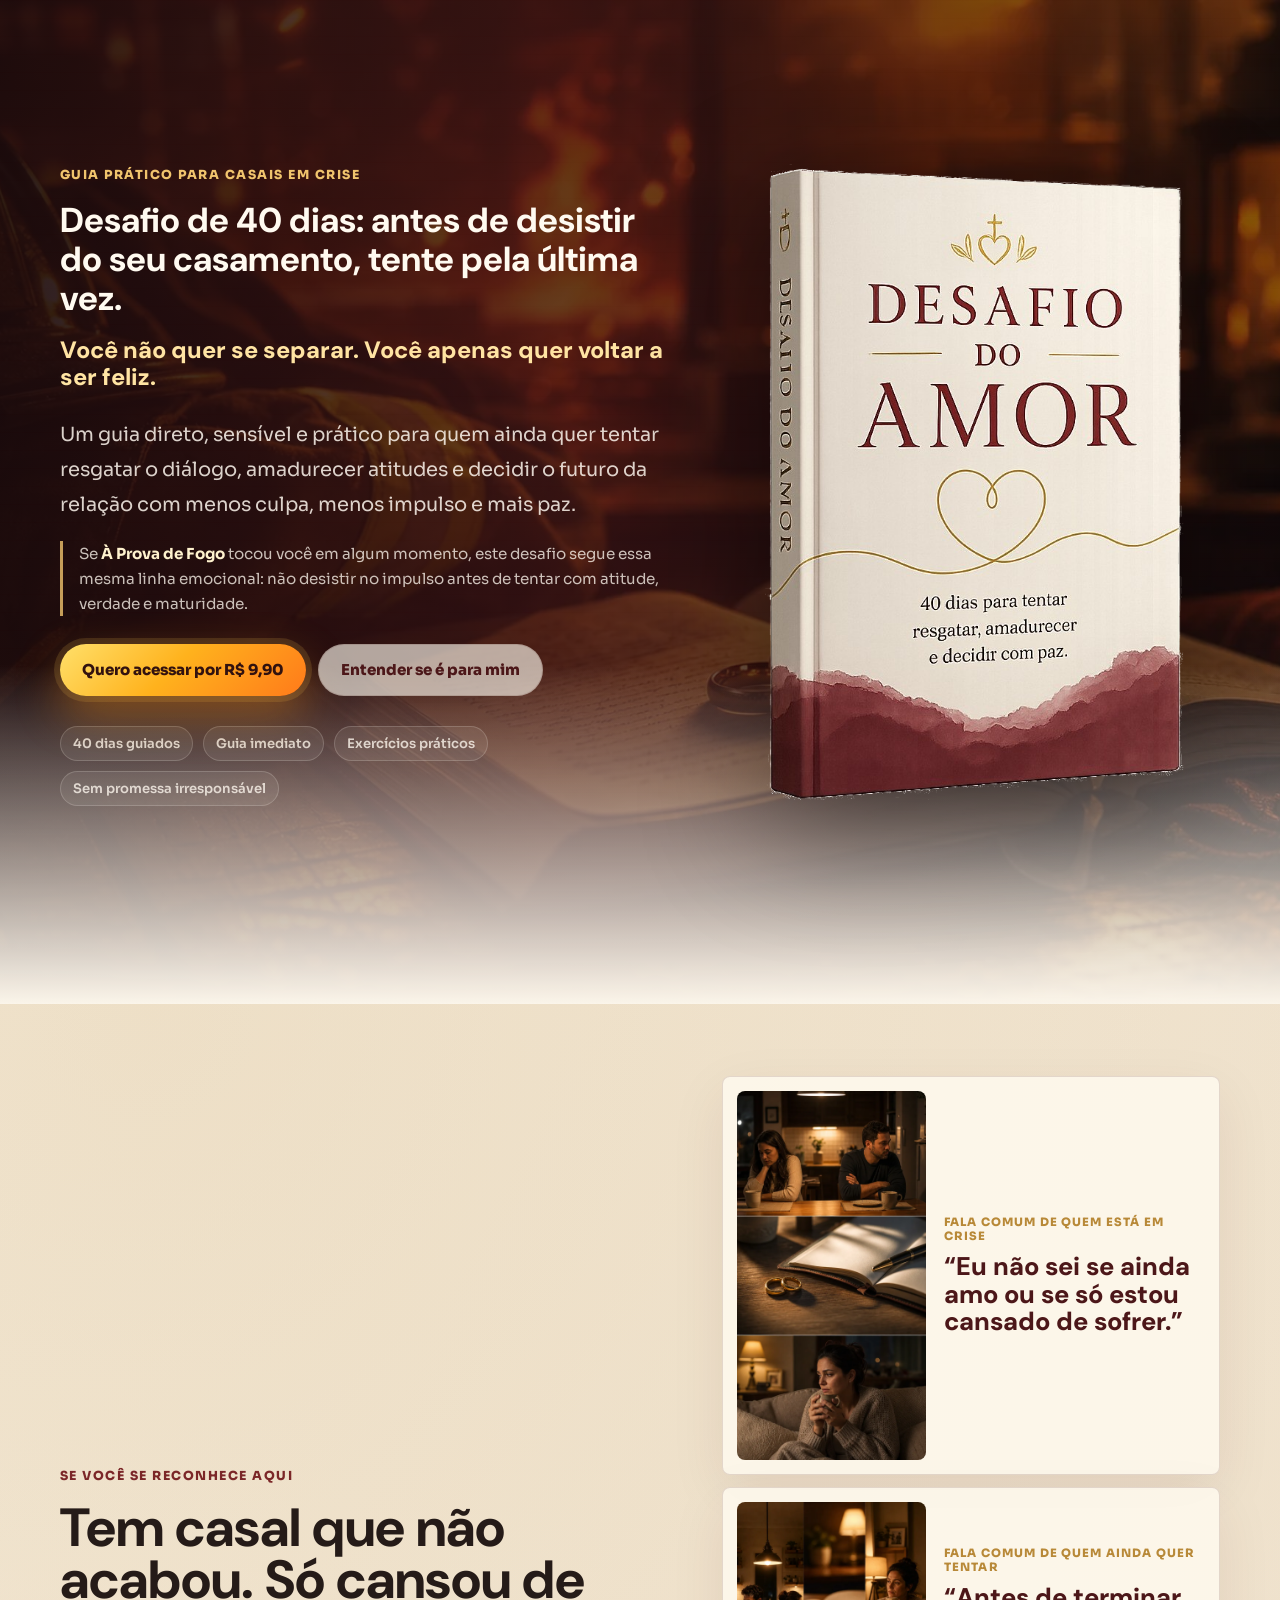
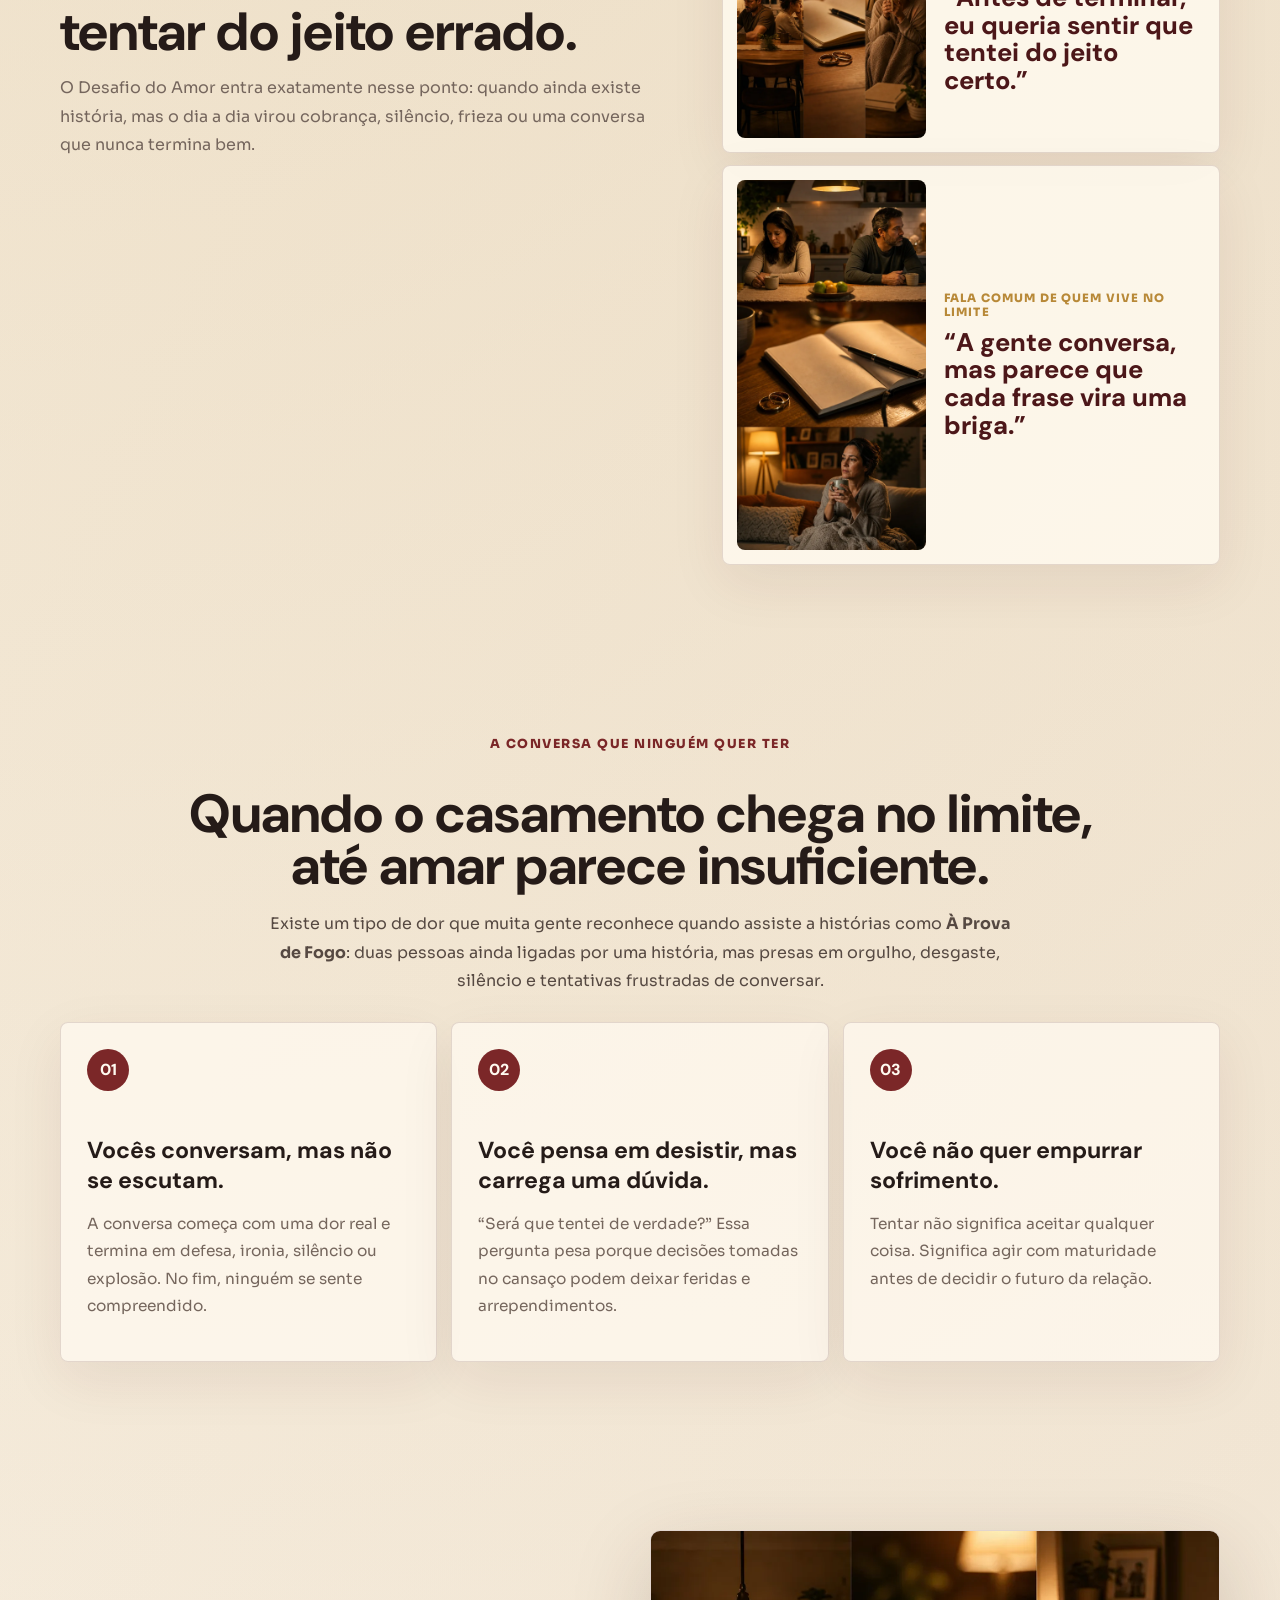
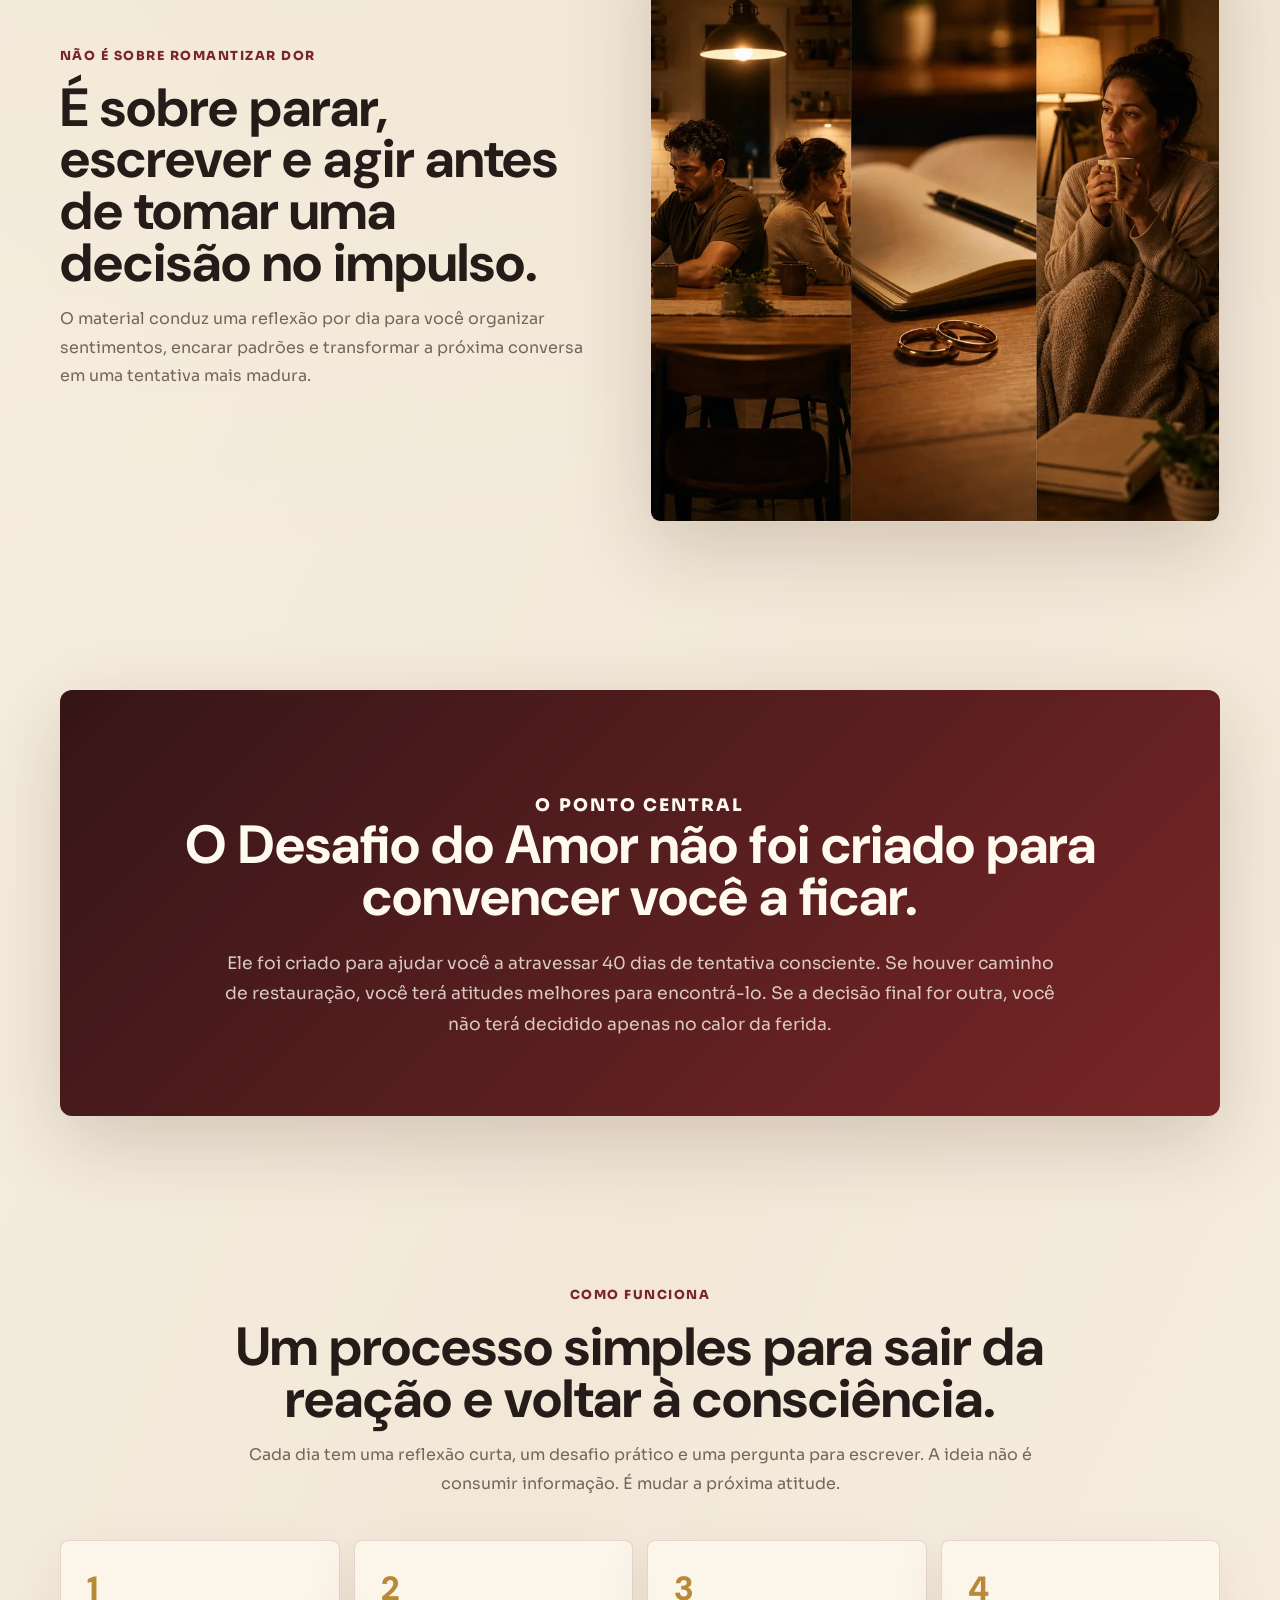
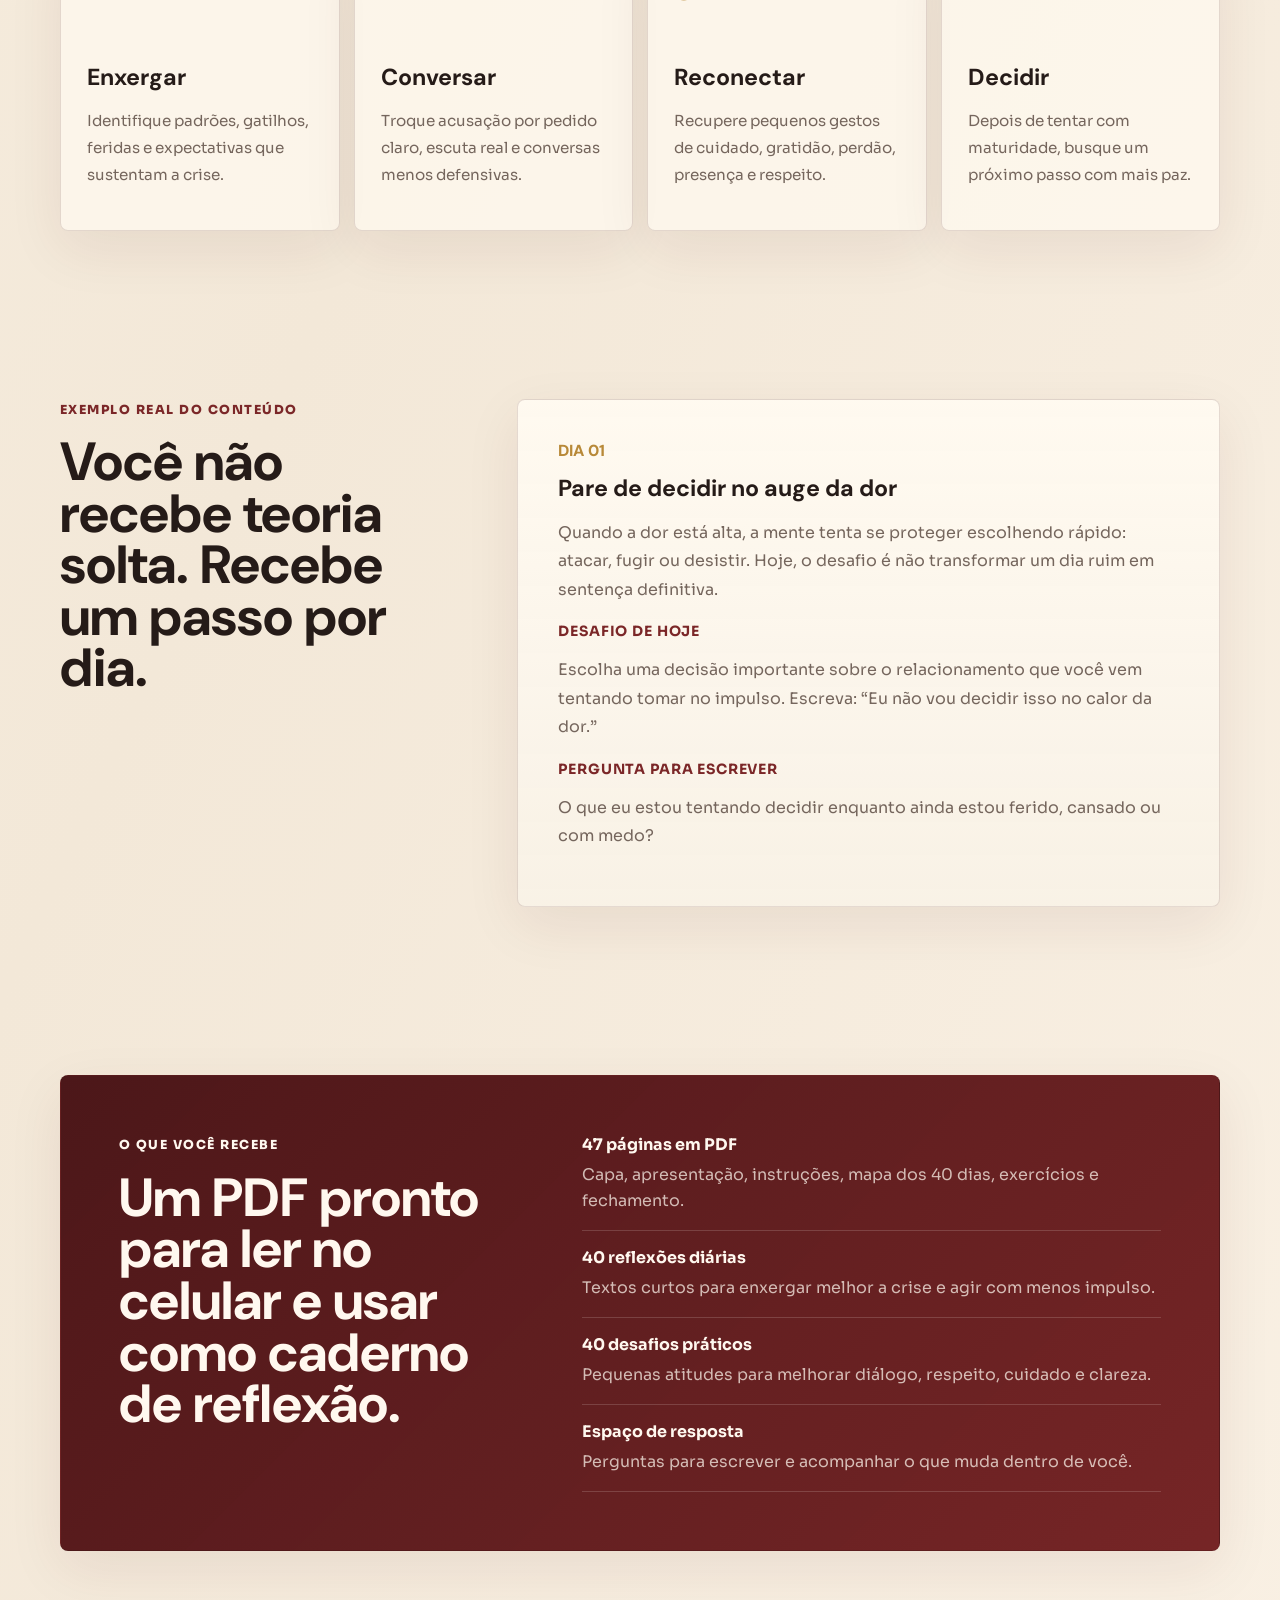
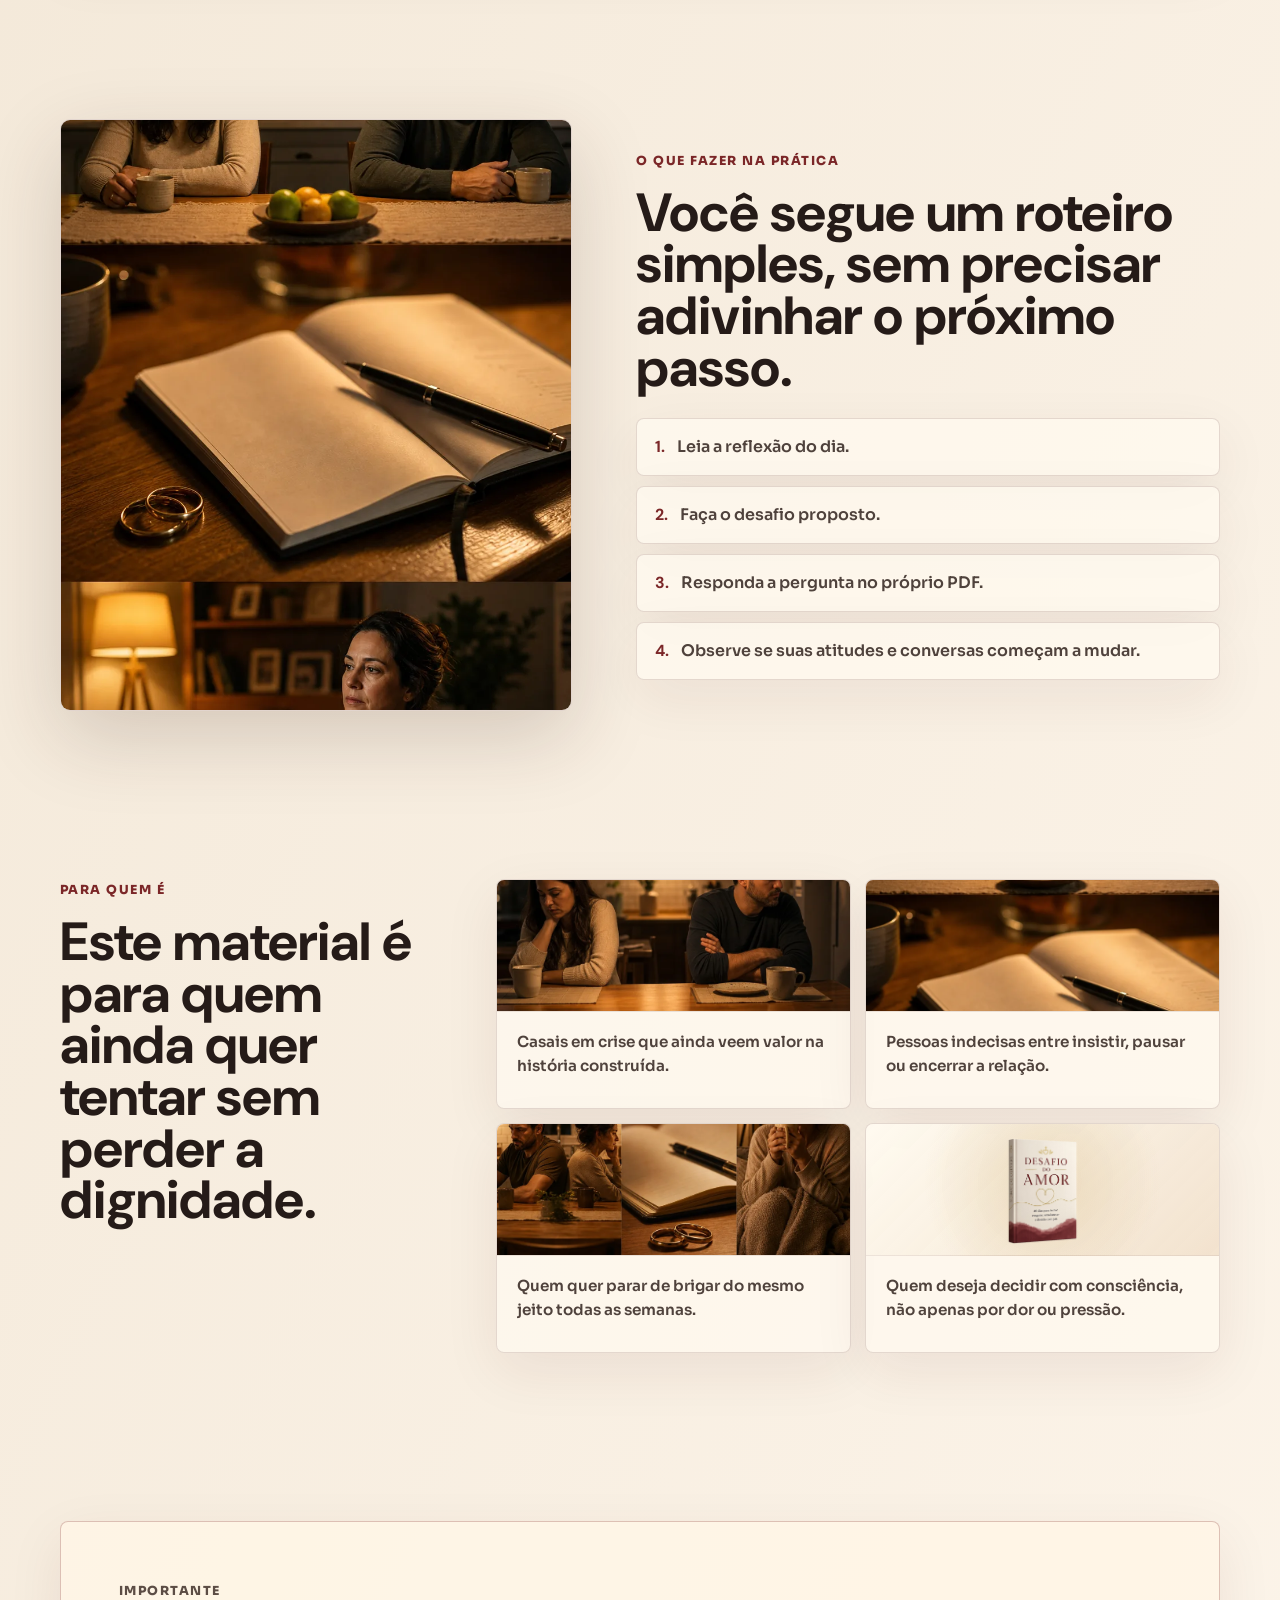
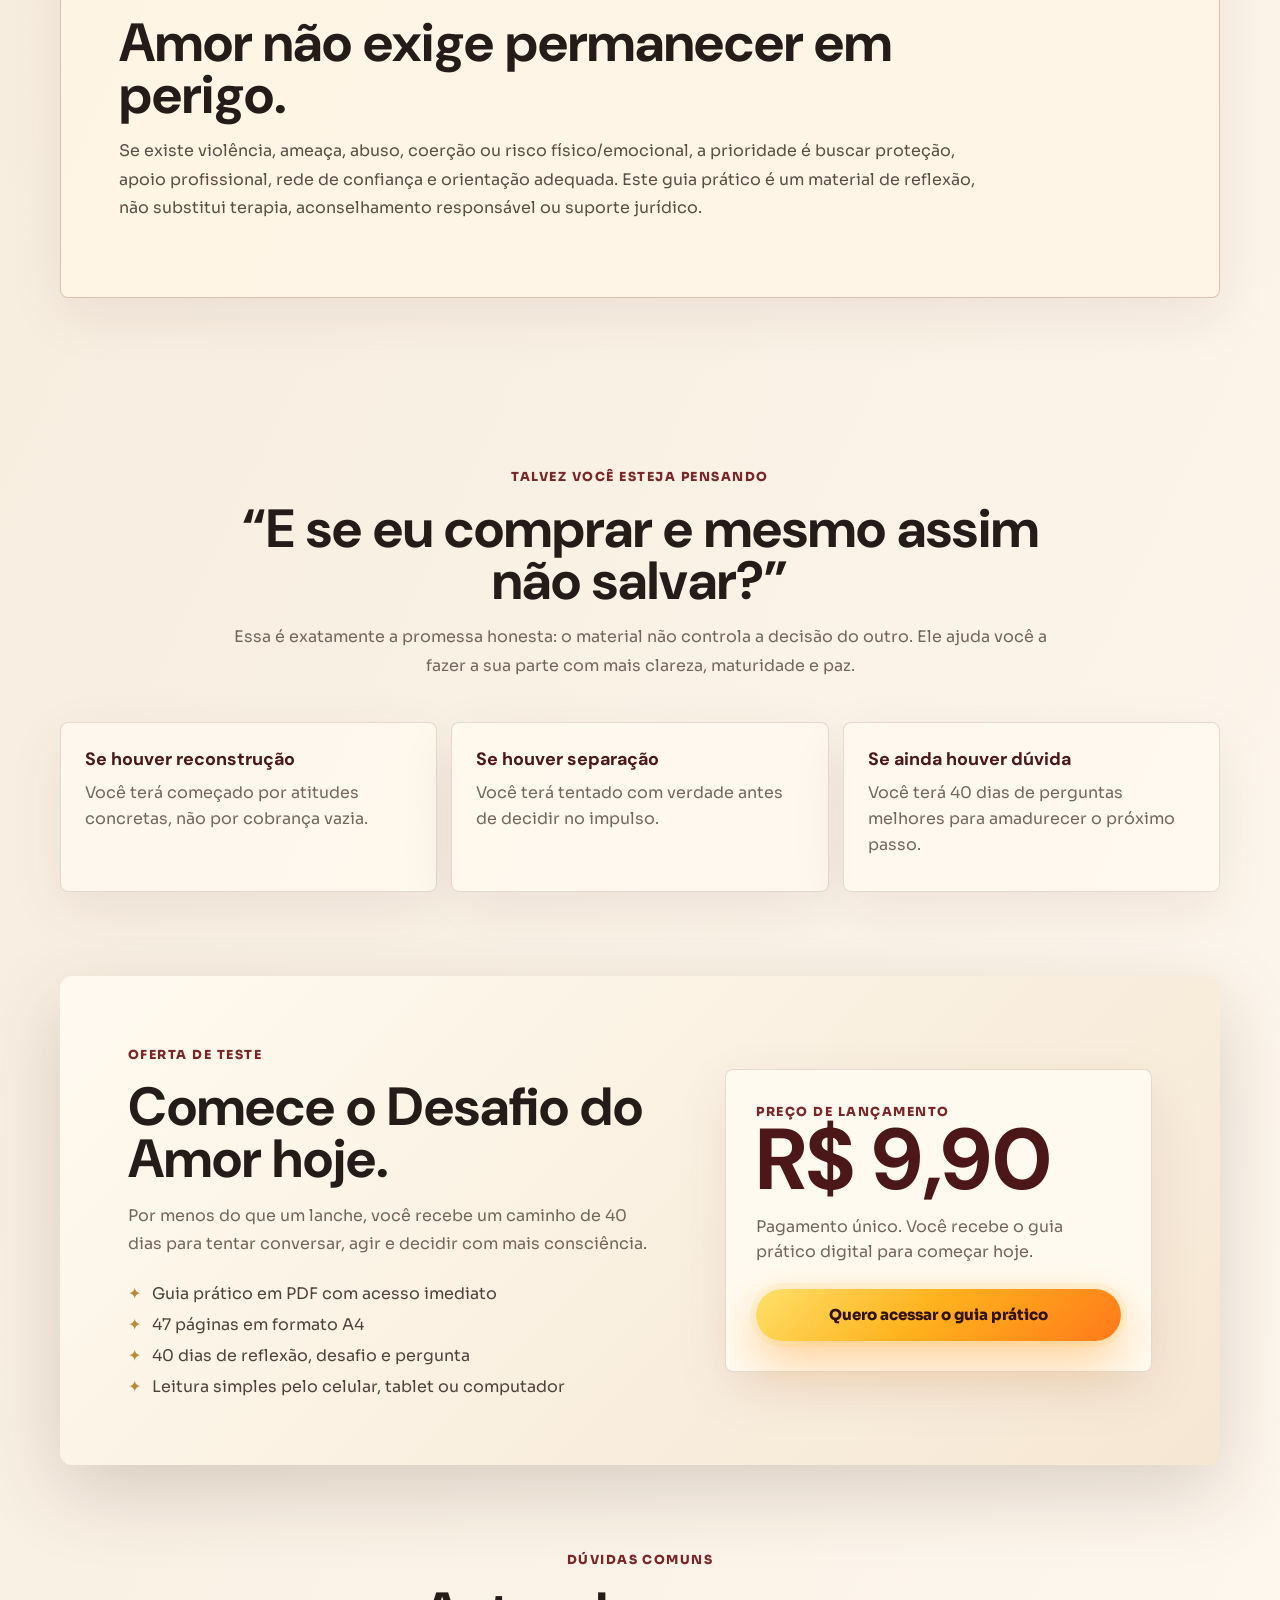
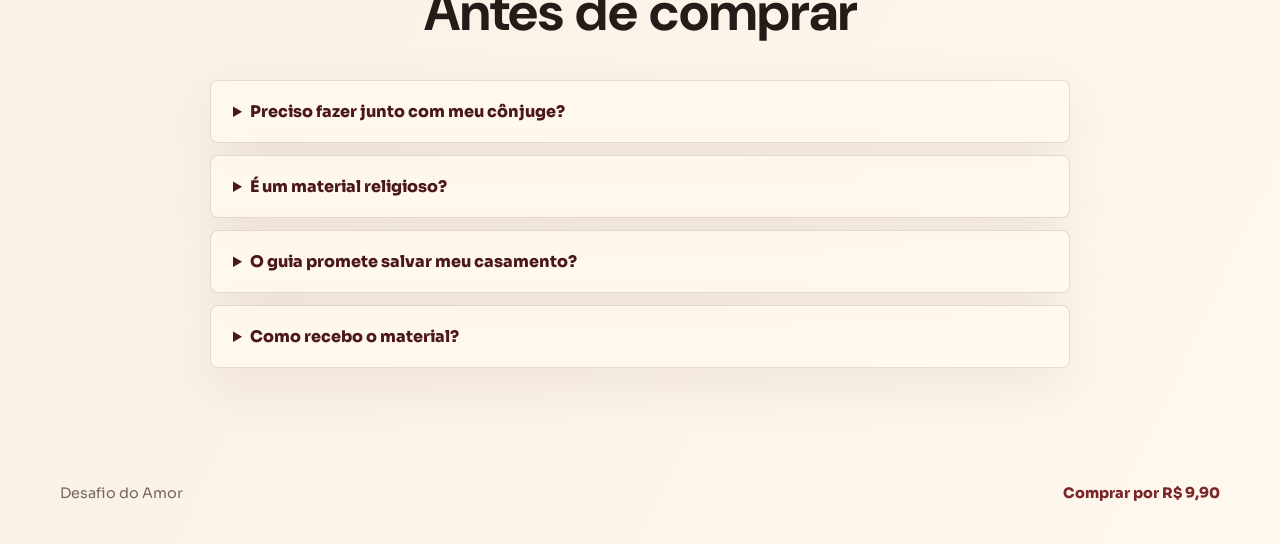
<file: index.html>
<!doctype html>
<html lang="pt-BR">
  <head>
    <meta charset="utf-8" />
    <meta name="viewport" content="width=device-width, initial-scale=1" />
    <title>Desafio do Amor | Guia prático de 40 dias para tentar com consciência</title>
    <meta
      name="description"
      content="Uma página de vendas completa para o guia prático Desafio do Amor: 40 dias para tentar resgatar, amadurecer e decidir com paz."
    />
    <meta name="robots" content="index, follow" />
    <meta name="theme-color" content="#4c1719" />
    <link rel="canonical" href="https://editorabuzzy.com/" />
    <meta property="og:type" content="website" />
    <meta property="og:locale" content="pt_BR" />
    <meta property="og:url" content="https://editorabuzzy.com/" />
    <meta property="og:title" content="Desafio do Amor" />
    <meta property="og:description" content="Antes de desistir do seu casamento, tente pela última vez." />
    <meta property="og:image" content="https://editorabuzzy.com/assets/images/desafio-do-amor-livro-novo.jpg" />
    <meta name="twitter:card" content="summary_large_image" />
    <meta name="twitter:title" content="Desafio do Amor" />
    <meta name="twitter:description" content="Antes de desistir do seu casamento, tente pela última vez." />
    <meta name="twitter:image" content="https://editorabuzzy.com/assets/images/desafio-do-amor-livro-novo.jpg" />
    <link rel="icon" href="assets/images/favicon.svg" type="image/svg+xml" />
    <link rel="preconnect" href="https://connect.facebook.net" crossorigin />
    <link rel="preconnect" href="https://fonts.googleapis.com" />
    <link rel="preconnect" href="https://fonts.gstatic.com" crossorigin />
    <link rel="preload" as="image" href="assets/images/desafio-do-amor-cinematic-bg.webp" fetchpriority="high" />
    <link rel="preload" as="image" href="assets/images/desafio-do-amor-livro-novo.png" fetchpriority="high" />
    <link rel="stylesheet" href="style.css" />
    <script>
      !function(f,b,e,v,n,t,s){if(f.fbq)return;n=f.fbq=function(){n.callMethod?
      n.callMethod.apply(n,arguments):n.queue.push(arguments)};if(!f._fbq)f._fbq=n;
      n.push=n;n.loaded=!0;n.version='2.0';n.queue=[];t=b.createElement(e);t.async=!0;
      t.src=v;s=b.getElementsByTagName(e)[0];s.parentNode.insertBefore(t,s)}(window,
      document,'script','https://connect.facebook.net/en_US/fbevents.js');
      fbq('init', '463353215468745');
      fbq('track', 'PageView');
      fbq('track', 'ViewContent', {
        content_name: 'Desafio do Amor',
        content_category: 'Guia pratico',
        value: 9.90,
        currency: 'BRL'
      });
    </script>
  </head>
  <body>
    <noscript>
      <img height="1" width="1" style="display:none" alt=""
        src="https://www.facebook.com/tr?id=463353215468745&ev=PageView&noscript=1" />
    </noscript>
    <main id="top">
      <section class="hero">
        <div class="hero-copy" data-reveal>
          <p class="eyebrow">Guia prático para casais em crise</p>
          <h1 class="hero-promise">Desafio de 40 dias: antes de desistir do seu casamento, tente pela última vez.</h1>
          <p class="hero-subpromise">Você não quer se separar. Você apenas quer voltar a ser feliz.</p>
          <p class="hero-lead">
            Um guia direto, sensível e prático para quem ainda quer tentar resgatar o diálogo,
            amadurecer atitudes e decidir o futuro da relação com menos culpa, menos impulso e mais paz.
          </p>
          <p class="film-reference">
            Se <strong>À Prova de Fogo</strong> tocou você em algum momento, este desafio segue essa mesma
            linha emocional: não desistir no impulso antes de tentar com atitude, verdade e maturidade.
          </p>
          <div class="hero-actions">
            <a class="button button-primary" href="https://pay.kiwify.com.br/bqqpAX1" data-checkout>Quero acessar por R$ 9,90</a>
            <a class="button button-secondary" href="https://pay.kiwify.com.br/bqqpAX1" data-checkout>Entender se é para mim</a>
          </div>
          <div class="hero-inline-product">
            <img src="assets/images/desafio-do-amor-livro-novo.png" width="666" height="878" alt="Capa do livro Desafio do Amor" loading="eager" fetchpriority="high" />
            <div>
              <strong>GUIA PRÁTICO pronto para começar hoje</strong>
              <span>40 reflexões, desafios práticos e espaço para escrever.</span>
              <p class="film-reference film-reference-mobile">
                Se <strong>À Prova de Fogo</strong> tocou você em algum momento, este desafio segue essa mesma
                linha emocional: não desistir no impulso antes de tentar com atitude, verdade e maturidade.
              </p>
            </div>
          </div>
          <div class="trust-row" aria-label="Benefícios principais">
            <span>40 dias guiados</span>
            <span>Guia imediato</span>
            <span>Exercícios práticos</span>
            <span>Sem promessa irresponsável</span>
          </div>
        </div>

        <div class="hero-visual" data-reveal>
          <div class="image-frame">
            <img src="assets/images/desafio-do-amor-livro-novo.png" width="666" height="878" alt="Capa do livro Desafio do Amor" loading="eager" fetchpriority="high" />
          </div>
        </div>
      </section>

      <section class="voice-section">
        <div class="voice-copy" data-reveal>
          <p class="eyebrow">Se você se reconhece aqui</p>
          <h2>Tem casal que não acabou. Só cansou de tentar do jeito errado.</h2>
          <p>
            O Desafio do Amor entra exatamente nesse ponto: quando ainda existe história, mas o
            dia a dia virou cobrança, silêncio, frieza ou uma conversa que nunca termina bem.
          </p>
        </div>
        <div class="voice-grid">
          <div class="voice-cards">
            <article data-reveal>
              <figure class="voice-card-image">
                <img src="assets/images/casal-distante.webp" width="897" height="1752" alt="Casal sentado distante em uma mesa" loading="lazy" decoding="async" />
              </figure>
              <div>
                <span>Fala comum de quem está em crise</span>
                <p>“Eu não sei se ainda amo ou se só estou cansado de sofrer.”</p>
              </div>
            </article>
            <article data-reveal>
              <figure class="voice-card-image">
                <img src="assets/images/aliancas-diario.webp" width="900" height="1124" alt="Alianças próximas de um diário aberto" loading="lazy" decoding="async" />
              </figure>
              <div>
                <span>Fala comum de quem ainda quer tentar</span>
                <p>“Antes de terminar, eu queria sentir que tentei do jeito certo.”</p>
              </div>
            </article>
            <article data-reveal>
              <figure class="voice-card-image">
                <img src="assets/images/reflexao-sofa.webp" width="897" height="1752" alt="Pessoa refletindo em casa com expressão cansada" loading="lazy" decoding="async" />
              </figure>
              <div>
                <span>Fala comum de quem vive no limite</span>
                <p>“A gente conversa, mas parece que cada frase vira uma briga.”</p>
              </div>
            </article>
          </div>
        </div>
      </section>

      <section id="historia" class="story-section">
        <div class="story-lede" data-reveal>
          <p class="eyebrow">A conversa que ninguém quer ter</p>
          <h2>Quando o casamento chega no limite, até amar parece insuficiente.</h2>
          <p>
            Existe um tipo de dor que muita gente reconhece quando assiste a histórias como
            <strong>À Prova de Fogo</strong>: duas pessoas ainda ligadas por uma história, mas presas em
            orgulho, desgaste, silêncio e tentativas frustradas de conversar.
          </p>
        </div>
        <div class="story-grid">
          <div class="story-card" data-reveal>
            <span>01</span>
            <h3>Vocês conversam, mas não se escutam.</h3>
            <p>
              A conversa começa com uma dor real e termina em defesa, ironia, silêncio ou explosão.
              No fim, ninguém se sente compreendido.
            </p>
          </div>
          <div class="story-card" data-reveal>
            <span>02</span>
            <h3>Você pensa em desistir, mas carrega uma dúvida.</h3>
            <p>
              “Será que tentei de verdade?” Essa pergunta pesa porque decisões tomadas no cansaço
              podem deixar feridas e arrependimentos.
            </p>
          </div>
          <div class="story-card" data-reveal>
            <span>03</span>
            <h3>Você não quer empurrar sofrimento.</h3>
            <p>
              Tentar não significa aceitar qualquer coisa. Significa agir com maturidade antes de
              decidir o futuro da relação.
            </p>
          </div>
        </div>
      </section>

      <section class="visual-break-section">
        <div class="visual-break-copy" data-reveal>
          <p class="eyebrow">Não é sobre romantizar dor</p>
          <h2>É sobre parar, escrever e agir antes de tomar uma decisão no impulso.</h2>
          <p>
            O material conduz uma reflexão por dia para você organizar sentimentos, encarar
            padrões e transformar a próxima conversa em uma tentativa mais madura.
          </p>
        </div>
        <figure class="visual-card" data-reveal>
          <img src="assets/images/aliancas-diario.webp" width="900" height="1124" alt="Alianças próximas de um diário aberto" loading="lazy" decoding="async" />
        </figure>
      </section>

      <section class="manifesto-section">
        <div class="manifesto" data-reveal>
          <p class="eyebrow">O ponto central</p>
          <h2>O Desafio do Amor não foi criado para convencer você a ficar.</h2>
          <p>
            Ele foi criado para ajudar você a atravessar 40 dias de tentativa consciente.
            Se houver caminho de restauração, você terá atitudes melhores para encontrá-lo.
            Se a decisão final for outra, você não terá decidido apenas no calor da ferida.
          </p>
        </div>
      </section>

      <section id="metodo" class="method-section">
        <div class="centered" data-reveal>
          <p class="eyebrow">Como funciona</p>
          <h2>Um processo simples para sair da reação e voltar à consciência.</h2>
          <p>
            Cada dia tem uma reflexão curta, um desafio prático e uma pergunta para escrever.
            A ideia não é consumir informação. É mudar a próxima atitude.
          </p>
        </div>

        <div class="steps-grid">
          <article data-reveal>
            <span>1</span>
            <h3>Enxergar</h3>
            <p>Identifique padrões, gatilhos, feridas e expectativas que sustentam a crise.</p>
          </article>
          <article data-reveal>
            <span>2</span>
            <h3>Conversar</h3>
            <p>Troque acusação por pedido claro, escuta real e conversas menos defensivas.</p>
          </article>
          <article data-reveal>
            <span>3</span>
            <h3>Reconectar</h3>
            <p>Recupere pequenos gestos de cuidado, gratidão, perdão, presença e respeito.</p>
          </article>
          <article data-reveal>
            <span>4</span>
            <h3>Decidir</h3>
            <p>Depois de tentar com maturidade, busque um próximo passo com mais paz.</p>
          </article>
        </div>
      </section>

      <section class="sample-section">
        <div data-reveal>
          <p class="eyebrow">Exemplo real do conteúdo</p>
          <h2>Você não recebe teoria solta. Recebe um passo por dia.</h2>
        </div>
        <div class="sample-card" data-reveal>
          <span>DIA 01</span>
          <h3>Pare de decidir no auge da dor</h3>
          <p>
            Quando a dor está alta, a mente tenta se proteger escolhendo rápido: atacar, fugir ou
            desistir. Hoje, o desafio é não transformar um dia ruim em sentença definitiva.
          </p>
          <strong>Desafio de hoje</strong>
          <p>
            Escolha uma decisão importante sobre o relacionamento que você vem tentando tomar no
            impulso. Escreva: “Eu não vou decidir isso no calor da dor.”
          </p>
          <strong>Pergunta para escrever</strong>
          <p>O que eu estou tentando decidir enquanto ainda estou ferido, cansado ou com medo?</p>
        </div>
      </section>

      <section id="recebe" class="content-section">
        <div class="content-panel" data-reveal>
          <div>
            <p class="eyebrow">O que você recebe</p>
            <h2>Um PDF pronto para ler no celular e usar como caderno de reflexão.</h2>
          </div>
          <div class="benefit-list">
            <div>
              <strong>47 páginas em PDF</strong>
              <span>Capa, apresentação, instruções, mapa dos 40 dias, exercícios e fechamento.</span>
            </div>
            <div>
              <strong>40 reflexões diárias</strong>
              <span>Textos curtos para enxergar melhor a crise e agir com menos impulso.</span>
            </div>
            <div>
              <strong>40 desafios práticos</strong>
              <span>Pequenas atitudes para melhorar diálogo, respeito, cuidado e clareza.</span>
            </div>
            <div>
              <strong>Espaço de resposta</strong>
              <span>Perguntas para escrever e acompanhar o que muda dentro de você.</span>
            </div>
          </div>
        </div>
      </section>

      <section class="decision-section">
        <figure class="visual-card" data-reveal>
          <img src="assets/images/reflexao-sofa.webp" width="897" height="1752" alt="Pessoa refletindo em casa com expressão cansada" loading="lazy" decoding="async" />
        </figure>
        <div data-reveal>
          <p class="eyebrow">O que fazer na prática</p>
          <h2>Você segue um roteiro simples, sem precisar adivinhar o próximo passo.</h2>
          <div class="decision-list">
            <div><strong>1.</strong> Leia a reflexão do dia.</div>
            <div><strong>2.</strong> Faça o desafio proposto.</div>
            <div><strong>3.</strong> Responda a pergunta no próprio PDF.</div>
            <div><strong>4.</strong> Observe se suas atitudes e conversas começam a mudar.</div>
          </div>
        </div>
      </section>

      <section id="para-quem" class="audience-section">
        <div data-reveal>
          <p class="eyebrow">Para quem é</p>
          <h2>Este material é para quem ainda quer tentar sem perder a dignidade.</h2>
        </div>
        <div class="audience-grid">
          <div data-reveal>
            <img src="assets/images/casal-distante.webp" width="897" height="1752" alt="Casal em crise sentado distante" loading="lazy" decoding="async" />
            <span>Casais em crise que ainda veem valor na história construída.</span>
          </div>
          <div data-reveal>
            <img src="assets/images/reflexao-sofa.webp" width="897" height="1752" alt="Pessoa refletindo no sofá" loading="lazy" decoding="async" />
            <span>Pessoas indecisas entre insistir, pausar ou encerrar a relação.</span>
          </div>
          <div data-reveal>
            <img src="assets/images/aliancas-diario.webp" width="900" height="1124" alt="Alianças próximas de um diário aberto" loading="lazy" decoding="async" />
            <span>Quem quer parar de brigar do mesmo jeito todas as semanas.</span>
          </div>
          <div data-reveal>
            <img src="assets/images/desafio-do-amor-livro-novo.png" width="666" height="878" alt="Livro Desafio do Amor" loading="lazy" decoding="async" />
            <span>Quem deseja decidir com consciência, não apenas por dor ou pressão.</span>
          </div>
        </div>
      </section>

      <section class="warning-section">
        <div class="warning-card" data-reveal>
          <p class="eyebrow">Importante</p>
          <h2>Amor não exige permanecer em perigo.</h2>
          <p>
            Se existe violência, ameaça, abuso, coerção ou risco físico/emocional, a prioridade é
            buscar proteção, apoio profissional, rede de confiança e orientação adequada. Este guia
            prático é um material de reflexão, não substitui terapia, aconselhamento responsável ou suporte jurídico.
          </p>
        </div>
      </section>

      <section class="objection-section">
        <div class="centered" data-reveal>
          <p class="eyebrow">Talvez você esteja pensando</p>
          <h2>“E se eu comprar e mesmo assim não salvar?”</h2>
          <p>
            Essa é exatamente a promessa honesta: o material não controla a decisão do outro.
            Ele ajuda você a fazer a sua parte com mais clareza, maturidade e paz.
          </p>
        </div>
        <div class="objection-grid">
          <div data-reveal>
            <strong>Se houver reconstrução</strong>
            <span>Você terá começado por atitudes concretas, não por cobrança vazia.</span>
          </div>
          <div data-reveal>
            <strong>Se houver separação</strong>
            <span>Você terá tentado com verdade antes de decidir no impulso.</span>
          </div>
          <div data-reveal>
            <strong>Se ainda houver dúvida</strong>
            <span>Você terá 40 dias de perguntas melhores para amadurecer o próximo passo.</span>
          </div>
        </div>
      </section>

      <section id="comprar" class="offer-section">
        <div class="offer-copy" data-reveal>
          <p class="eyebrow">Oferta de teste</p>
          <h2>Comece o Desafio do Amor hoje.</h2>
          <p>
            Por menos do que um lanche, você recebe um caminho de 40 dias para tentar conversar,
            agir e decidir com mais consciência.
          </p>
          <ul>
            <li>Guia prático em PDF com acesso imediato</li>
            <li>47 páginas em formato A4</li>
            <li>40 dias de reflexão, desafio e pergunta</li>
            <li>Leitura simples pelo celular, tablet ou computador</li>
          </ul>
        </div>
        <div class="checkout-card" data-reveal>
          <span class="price-label">Preço de lançamento</span>
          <strong class="price">R$ 9,90</strong>
          <span class="price-note">Pagamento único. Você recebe o guia prático digital para começar hoje.</span>
          <a class="button button-primary button-full" href="https://pay.kiwify.com.br/bqqpAX1" data-checkout>Quero acessar o guia prático</a>
        </div>
      </section>

      <section id="duvidas" class="faq-section">
        <div class="centered" data-reveal>
          <p class="eyebrow">Dúvidas comuns</p>
          <h2>Antes de comprar</h2>
        </div>
        <div class="faq-list">
          <details data-reveal>
            <summary>Preciso fazer junto com meu cônjuge?</summary>
            <p>
              Não. O ideal é que os dois participem, mas uma pessoa já pode começar mudando a forma
              como enxerga, conversa e age.
            </p>
          </details>
          <details data-reveal>
            <summary>É um material religioso?</summary>
            <p>
              Ele respeita valores cristãos, mas foi escrito de forma prática para qualquer pessoa
              que deseja tentar com consciência e maturidade.
            </p>
          </details>
          <details data-reveal>
            <summary>O guia promete salvar meu casamento?</summary>
            <p>
              Não. A promessa é ajudar você a atravessar 40 dias com mais clareza, diálogo e paz,
              independentemente da decisão final.
            </p>
          </details>
          <details data-reveal>
            <summary>Como recebo o material?</summary>
            <p>
              Após a compra, o ideal é entregar o PDF por página de obrigado, e-mail ou área de
              membros, conforme o checkout escolhido.
            </p>
          </details>
        </div>
      </section>
    </main>

    <footer class="site-footer">
      <span>Desafio do Amor</span>
      <a href="https://pay.kiwify.com.br/bqqpAX1" data-checkout>Comprar por R$ 9,90</a>
    </footer>

    <script src="script.js"></script>
  </body>
</html>
</file>
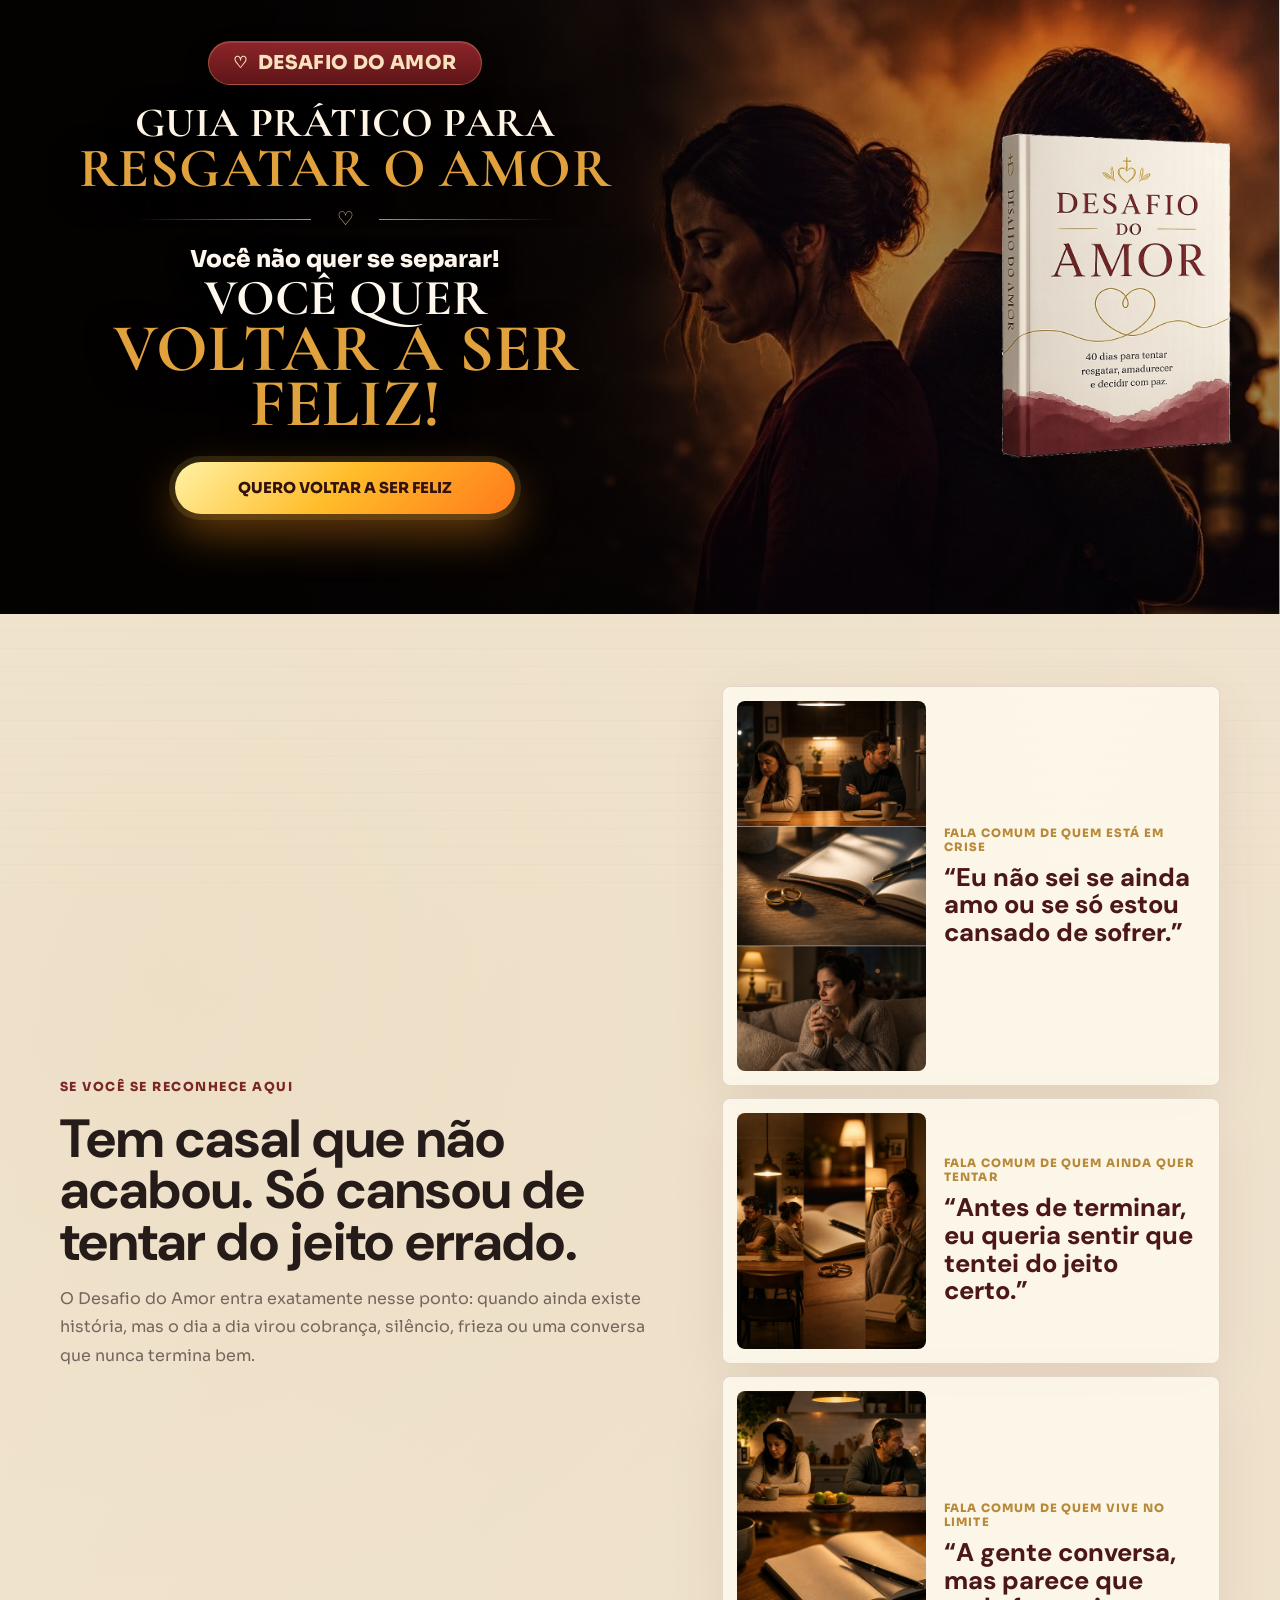
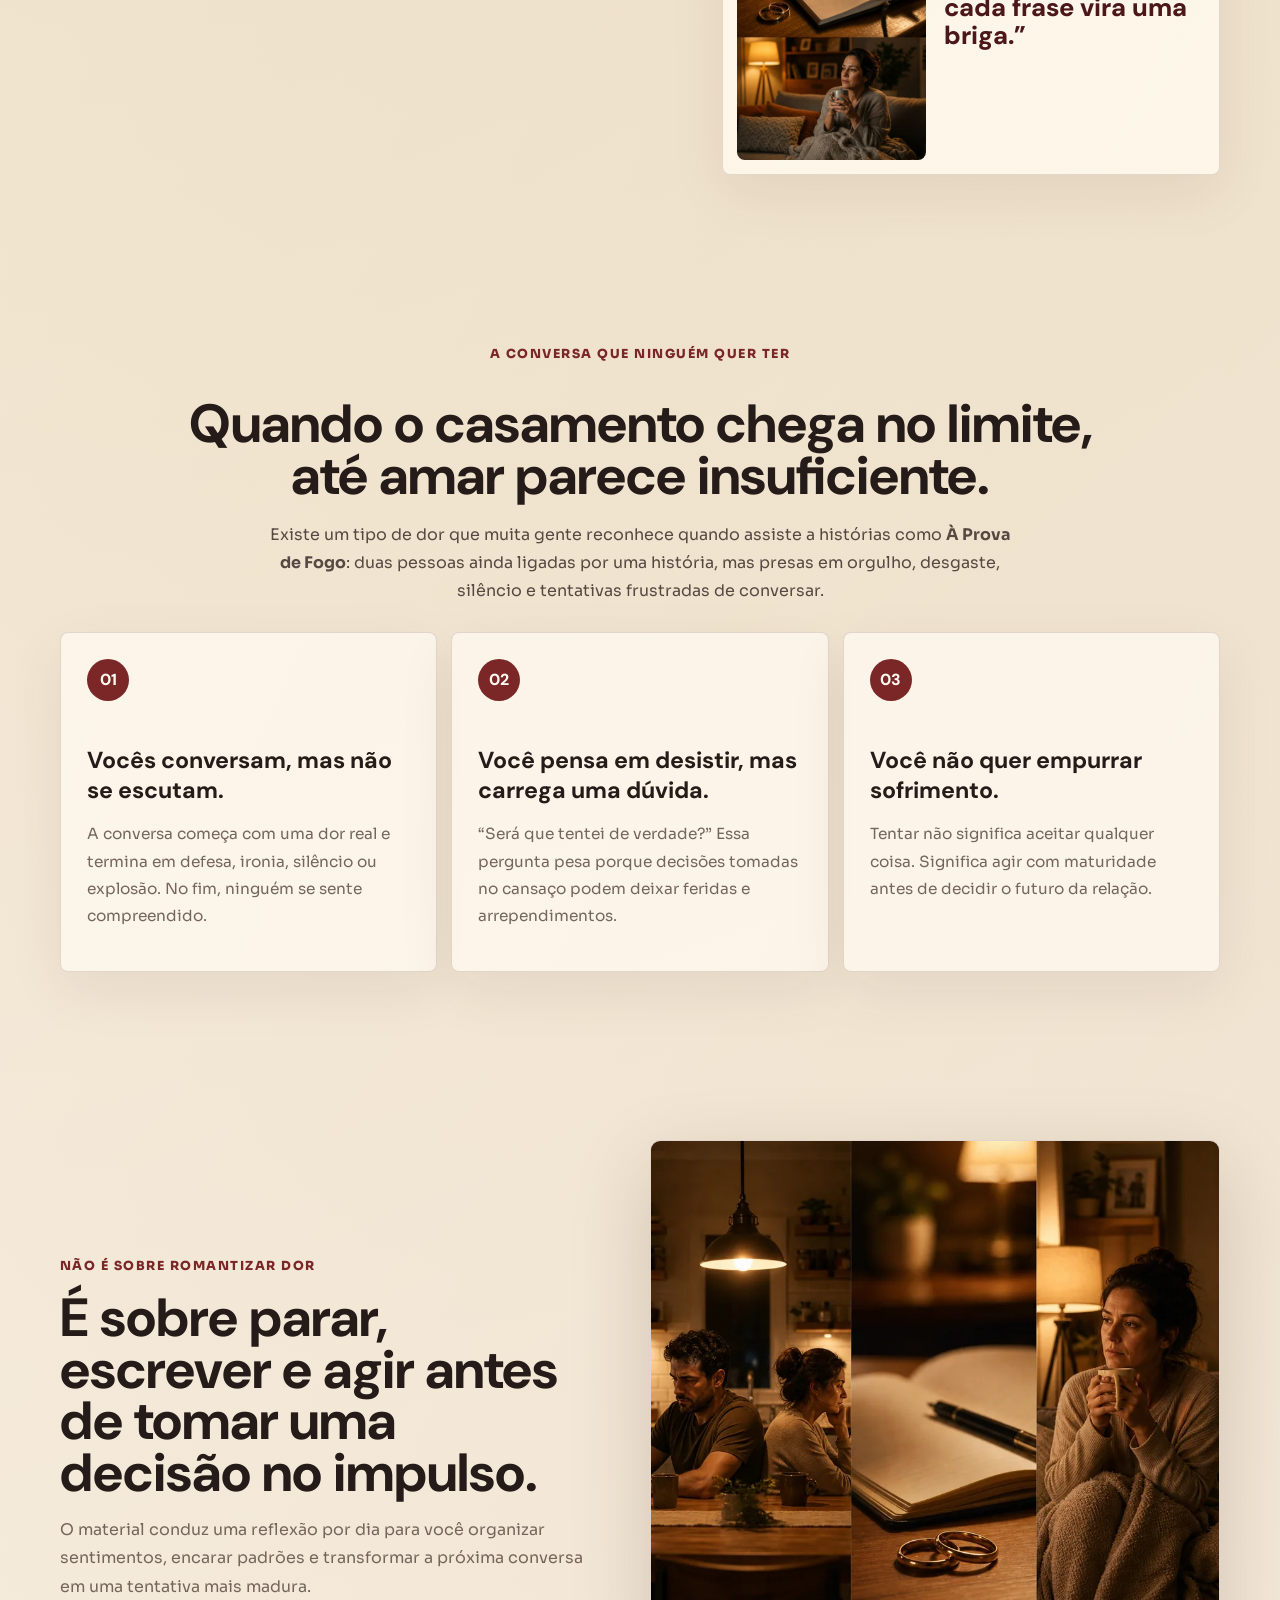
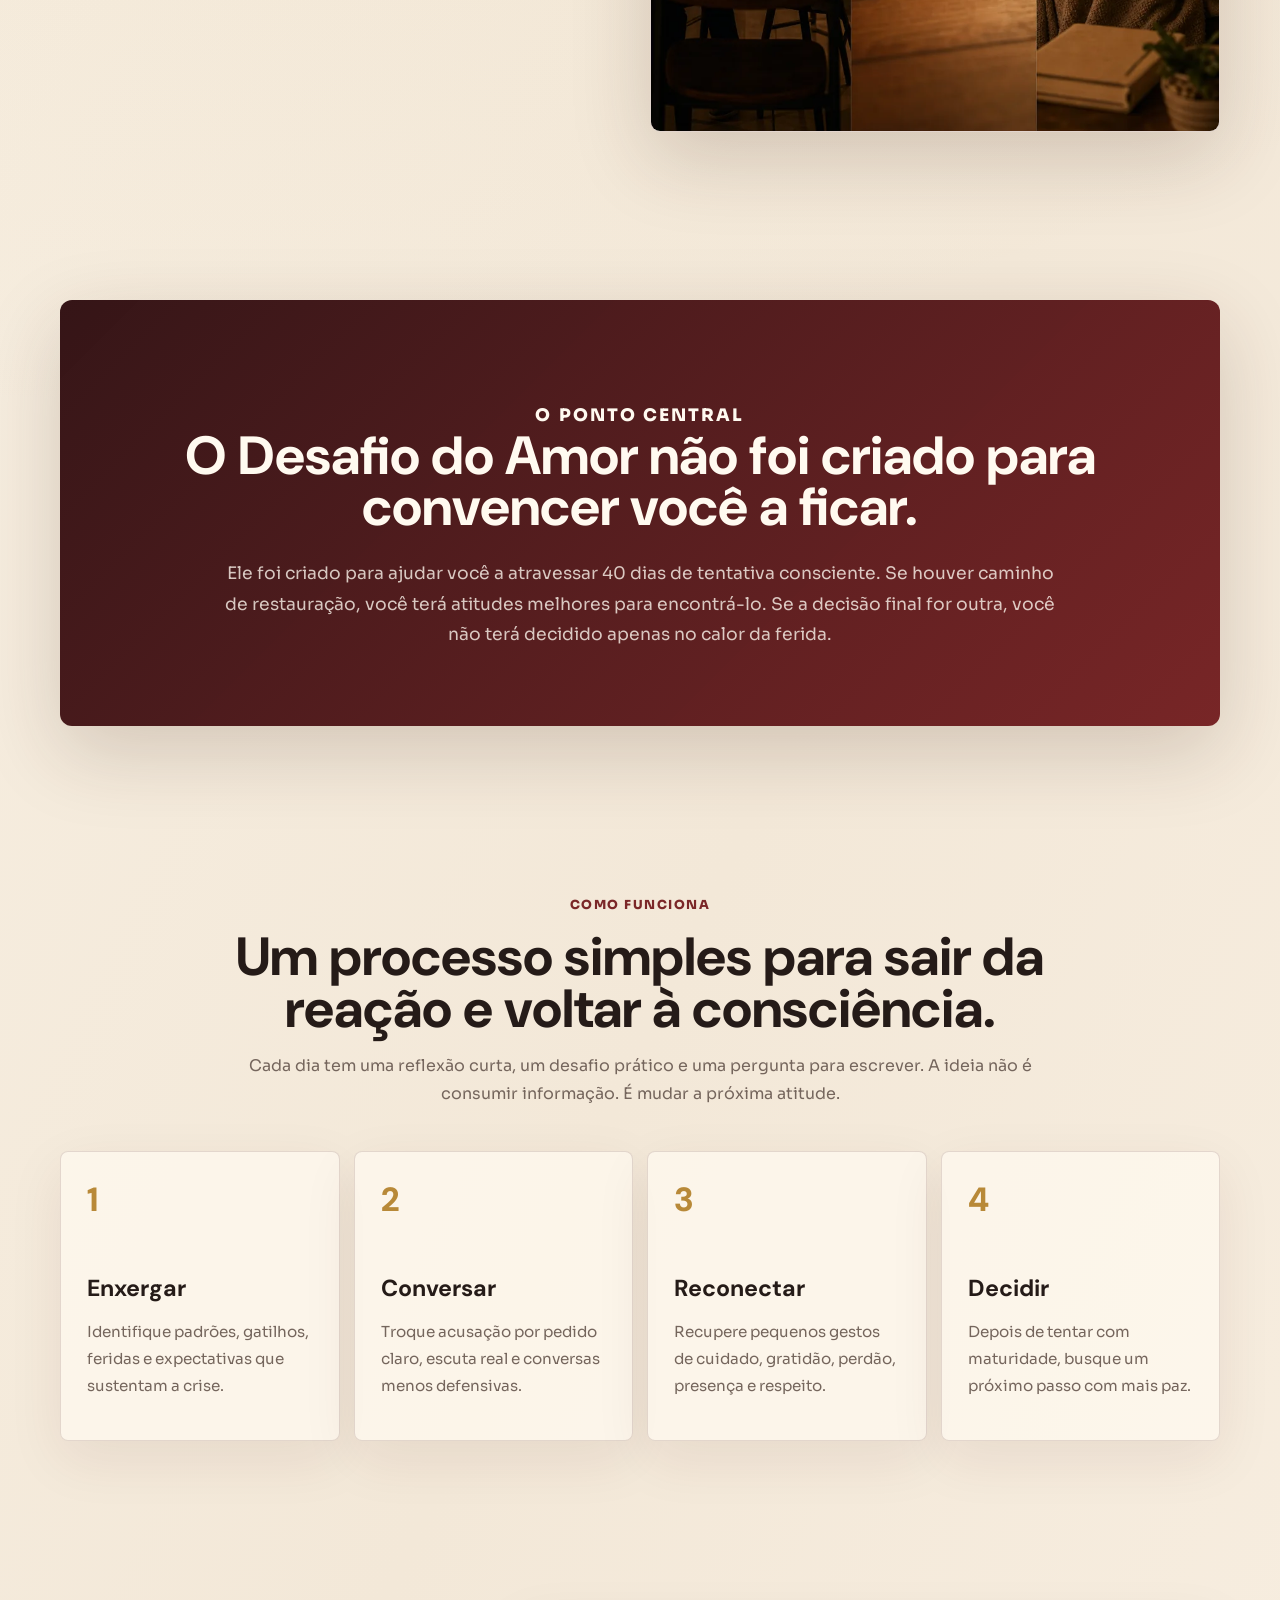
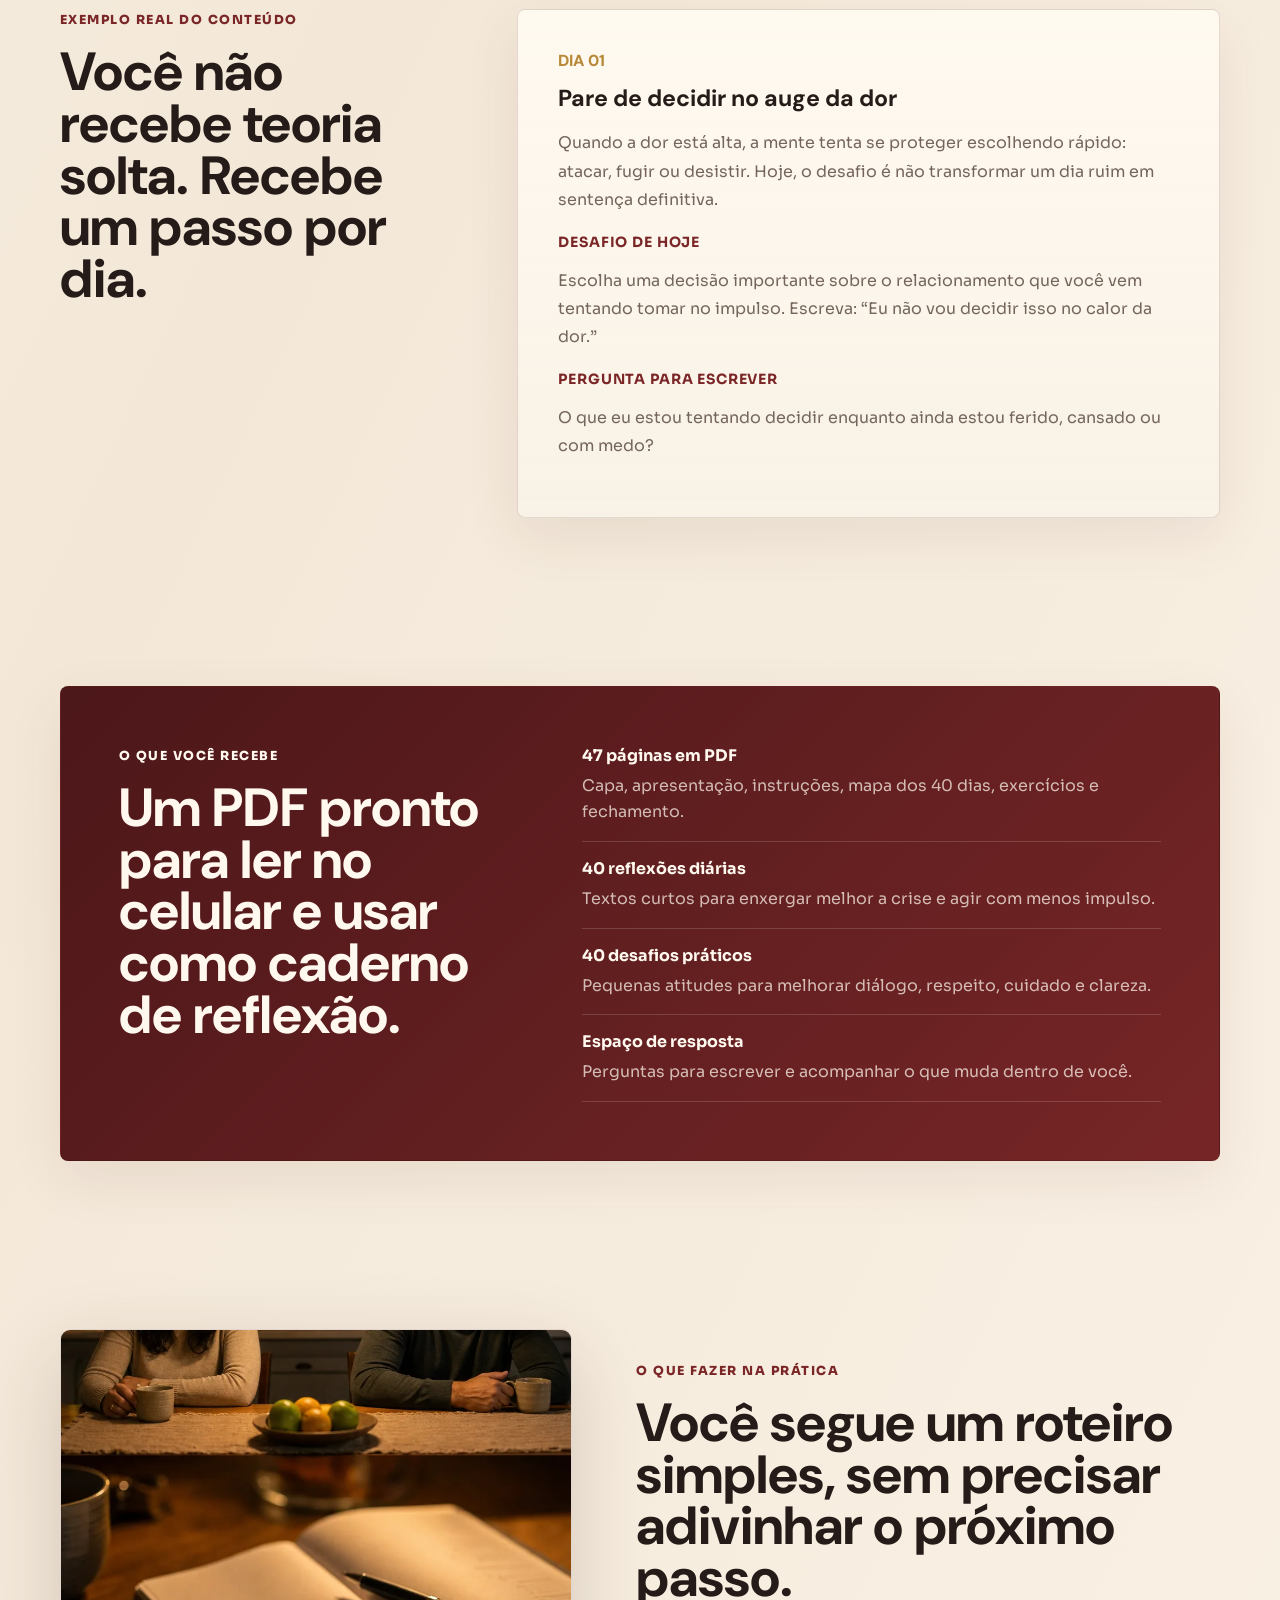
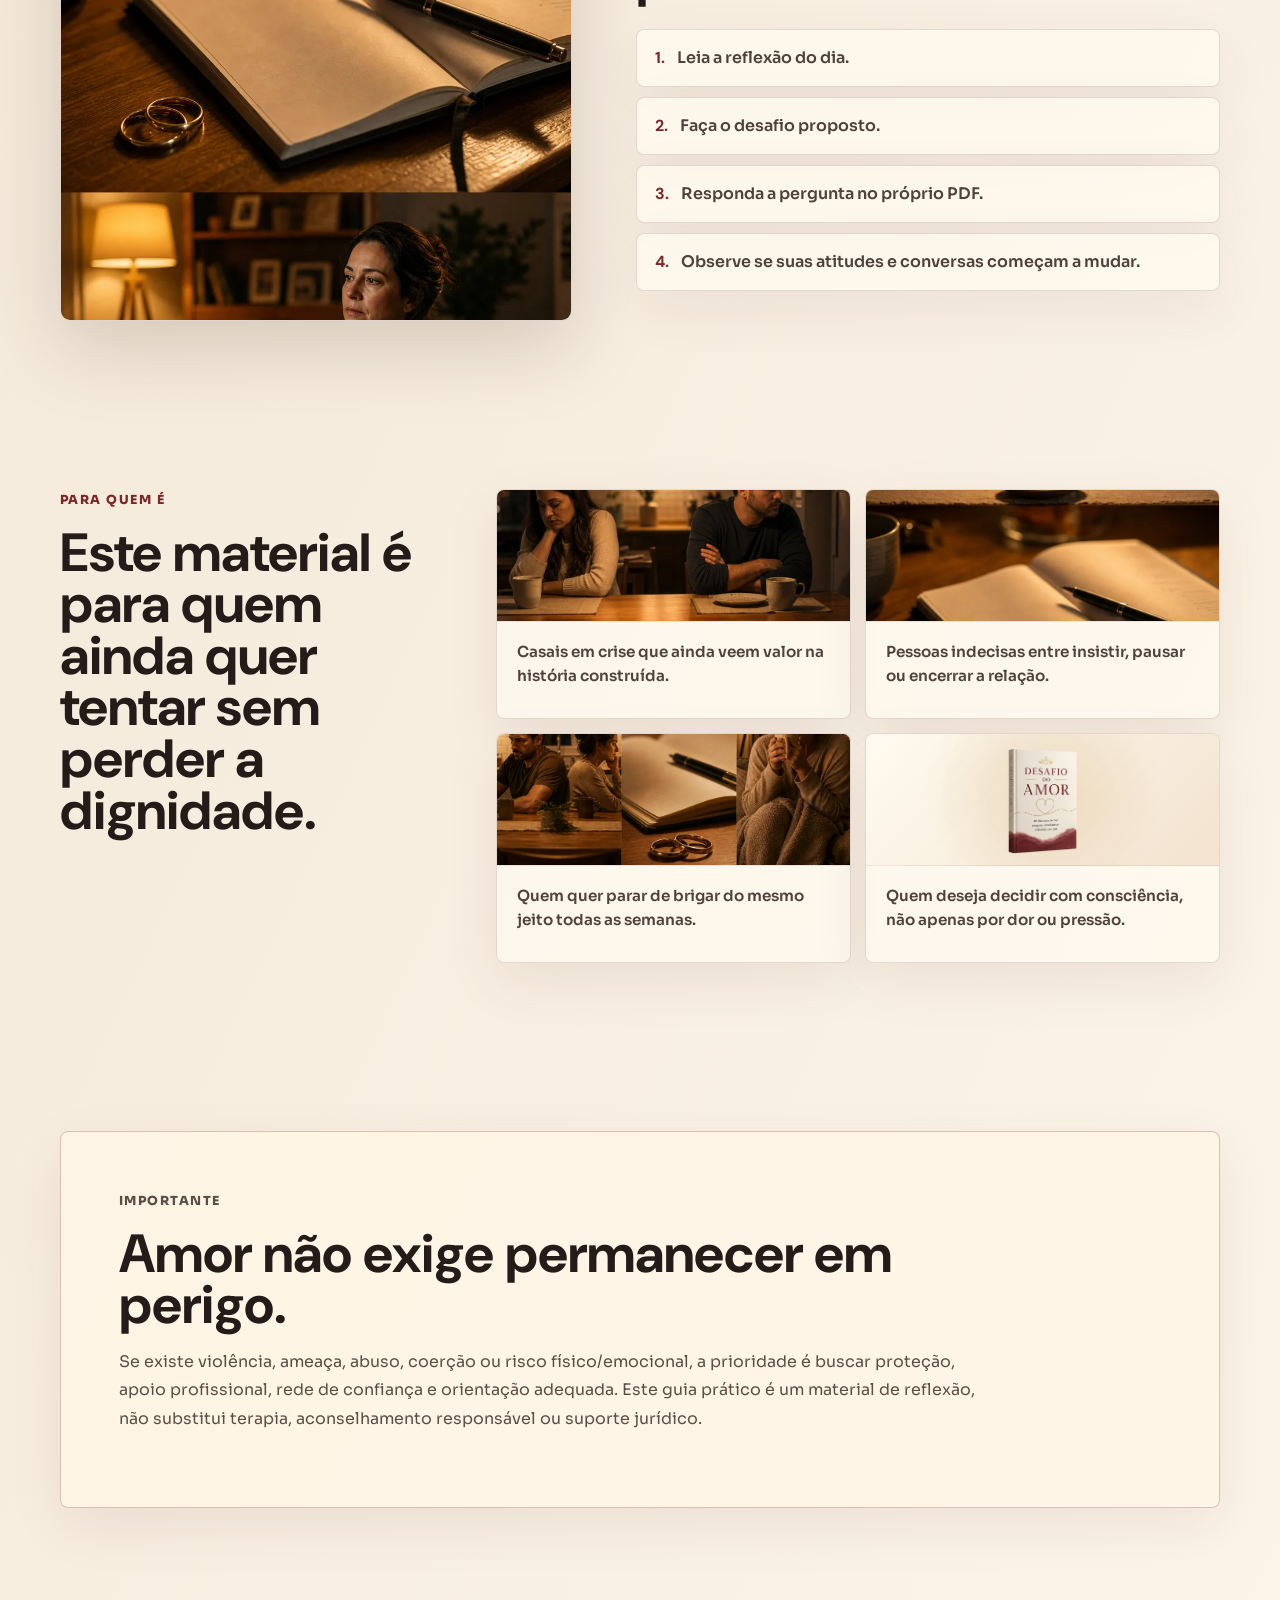
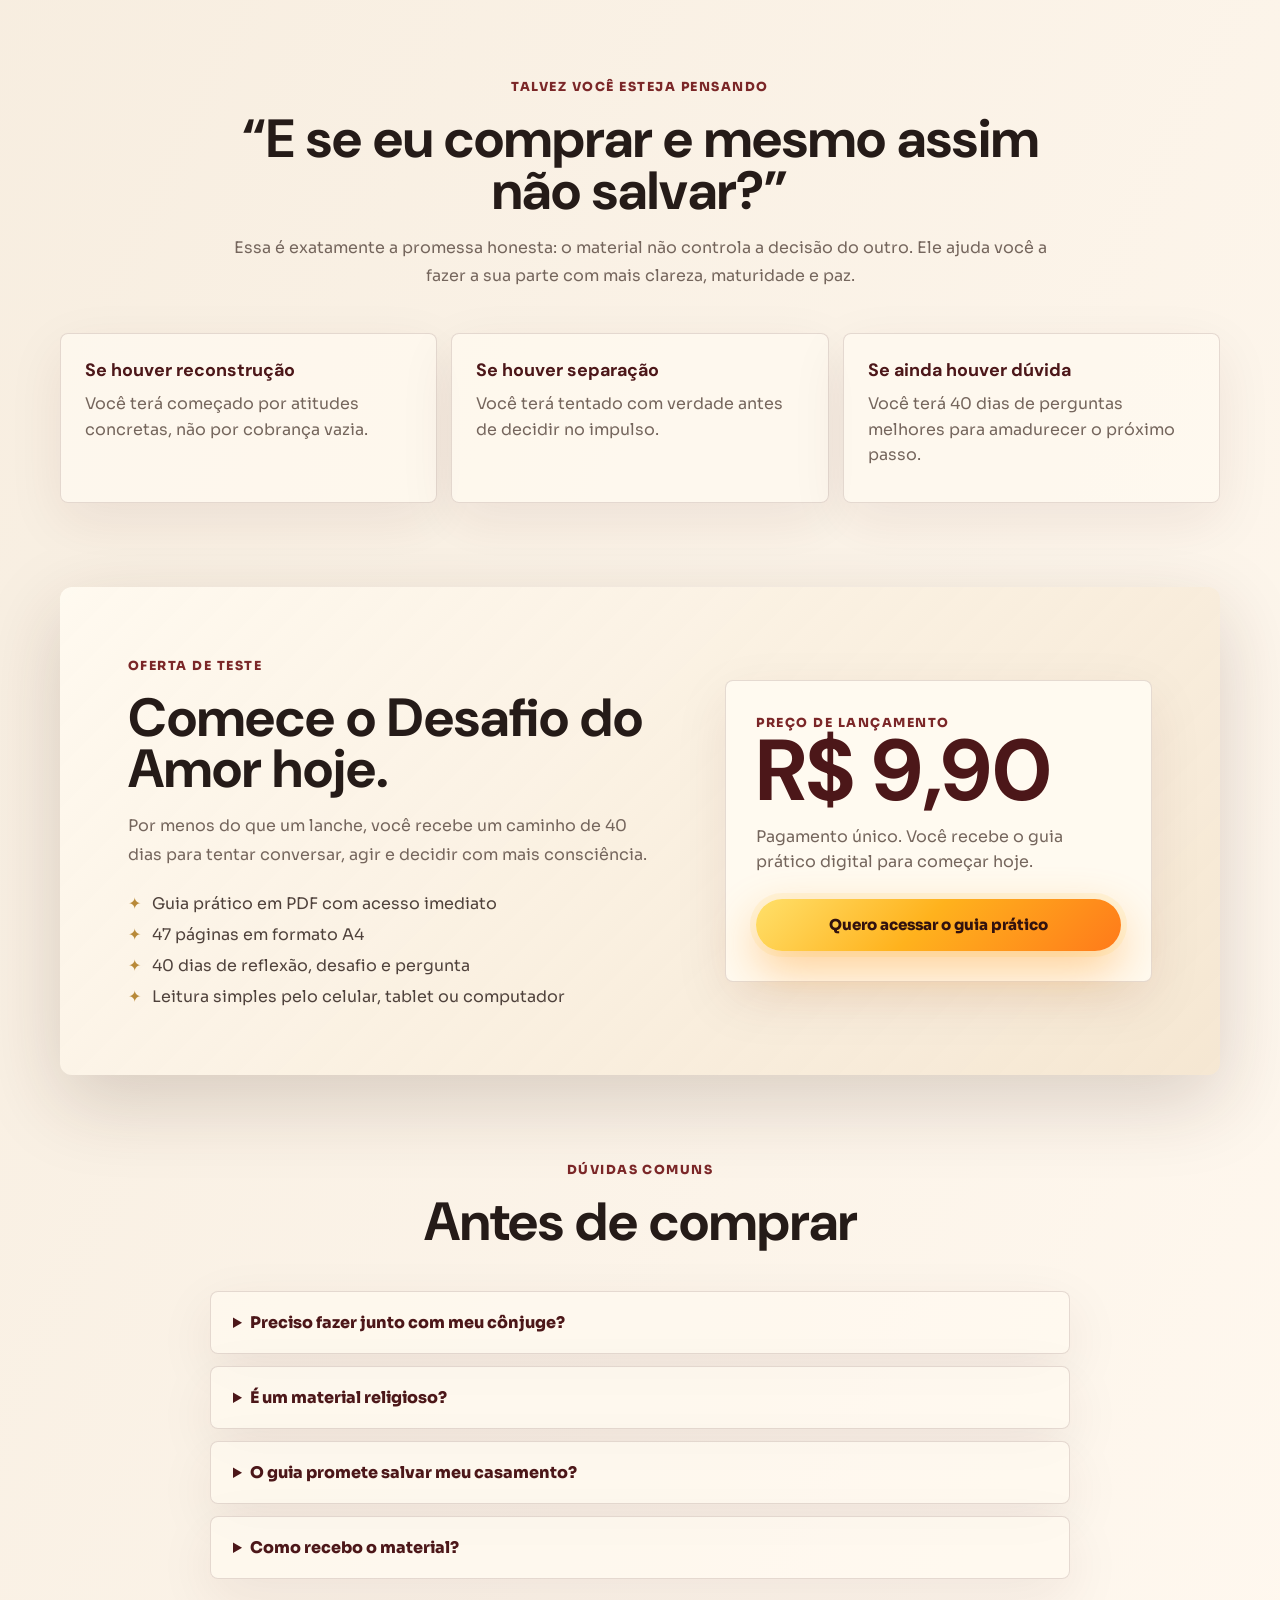
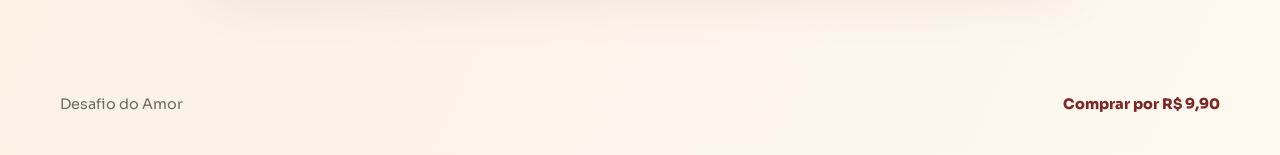
<file: guia-desafio-do-amor-copia-zeus/index.html>
<!doctype html>
<html lang="pt-BR">
  <head>
    <meta charset="utf-8" />
    <meta name="viewport" content="width=device-width, initial-scale=1" />
    <base href="/guia-desafio-do-amor-copia-zeus/" />
    <title>Desafio do Amor | Cópia de teste Zeus</title>
    <meta
      name="description"
      content="Uma página de vendas completa para o guia prático Desafio do Amor: 40 dias para tentar resgatar, amadurecer e decidir com paz."
    />
    <meta name="robots" content="noindex, nofollow" />
    <meta name="theme-color" content="#4c1719" />
    <link rel="canonical" href="https://editorabuzzy.com/guia-desafio-do-amor-copia-zeus" />
    <meta property="og:type" content="website" />
    <meta property="og:locale" content="pt_BR" />
    <meta property="og:url" content="https://editorabuzzy.com/guia-desafio-do-amor-copia-zeus" />
    <meta property="og:title" content="Desafio do Amor" />
    <meta property="og:description" content="Antes de desistir do seu casamento, siga esse guia prático!" />
    <meta property="og:image" content="https://editorabuzzy.com/guia-desafio-do-amor-copia-zeus/assets/images/desafio-do-amor-livro-novo.jpg" />
    <meta name="twitter:card" content="summary_large_image" />
    <meta name="twitter:title" content="Desafio do Amor" />
    <meta name="twitter:description" content="Antes de desistir do seu casamento, siga esse guia prático!" />
    <meta name="twitter:image" content="https://editorabuzzy.com/guia-desafio-do-amor-copia-zeus/assets/images/desafio-do-amor-livro-novo.jpg" />
    <link rel="icon" href="assets/images/favicon.svg" type="image/svg+xml" />
    <link rel="preconnect" href="https://connect.facebook.net" crossorigin />
    <link rel="preconnect" href="https://fonts.googleapis.com" />
    <link rel="preconnect" href="https://fonts.gstatic.com" crossorigin />
    <link rel="preload" as="image" href="assets/images/hero-casal-fogo.jpg" fetchpriority="high" />
    <link rel="preload" as="image" href="assets/images/desafio-do-amor-livro-novo.png?v=20260702-2128" fetchpriority="high" />
    <link rel="stylesheet" href="style.css?v=20260702-2359" />
    <style>
      .hero-remake-visual {
        right: max(-38px, calc((100vw - 1180px) / 2 - 12px)) !important;
      }

      @media (max-width: 1180px) and (min-width: 621px) {
        .hero-remake-visual {
          right: -38px !important;
        }
      }

      @media (max-width: 620px) {
        .hero-remake-visual {
          right: auto !important;
          left: 50% !important;
          transform: translateX(-50%) !important;
        }
      }
    </style>
    <script>
      !function(f,b,e,v,n,t,s){if(f.fbq)return;n=f.fbq=function(){n.callMethod?
      n.callMethod.apply(n,arguments):n.queue.push(arguments)};if(!f._fbq)f._fbq=n;
      n.push=n;n.loaded=!0;n.version='2.0';n.queue=[];t=b.createElement(e);t.async=!0;
      t.src=v;s=b.getElementsByTagName(e)[0];s.parentNode.insertBefore(t,s)}(window,
      document,'script','https://connect.facebook.net/en_US/fbevents.js');
      fbq('init', '463353215468745');
      fbq('track', 'PageView');
      fbq('track', 'ViewContent', {
        content_name: 'Desafio do Amor',
        content_category: 'Guia pratico',
        value: 9.90,
        currency: 'BRL'
      });
    </script>
  </head>
  <body>
    <noscript>
      <img height="1" width="1" style="display:none" alt=""
        src="https://www.facebook.com/tr?id=463353215468745&ev=PageView&noscript=1" />
    </noscript>
    <main id="top">
      <section class="hero hero-remake" aria-label="Desafio do Amor">
        <div class="hero-remake-photo" aria-hidden="true"></div>
        <div class="hero-remake-copy" data-reveal>
          <p class="hero-remake-tag">Desafio do Amor</p>
          <h1><span>Guia prático para</span> <strong>resgatar o amor</strong></h1>
          <p class="hero-remake-separator" aria-hidden="true">♡</p>
          <p class="hero-remake-line">Você não quer se separar!</p>
          <p class="hero-remake-promise"><span>Você quer</span> <strong>voltar a ser feliz!</strong></p>
          <a class="button button-primary hero-remake-cta" href="https://pay.kiwify.com.br/bqqpAX1" data-checkout>QUERO VOLTAR A SER FELIZ</a>
        </div>
        <div class="hero-remake-visual" data-reveal>
          <img src="assets/images/desafio-do-amor-livro-novo.png?v=20260702-2128" width="666" height="878" alt="Capa do livro Desafio do Amor" loading="eager" fetchpriority="high" />
        </div>
      </section>

      <section class="voice-section">
        <div class="voice-copy" data-reveal>
          <p class="eyebrow">Se você se reconhece aqui</p>
          <h2>Tem casal que não acabou. Só cansou de tentar do jeito errado.</h2>
          <p>
            O Desafio do Amor entra exatamente nesse ponto: quando ainda existe história, mas o
            dia a dia virou cobrança, silêncio, frieza ou uma conversa que nunca termina bem.
          </p>
        </div>
        <div class="voice-grid">
          <div class="voice-cards">
            <article data-reveal>
              <figure class="voice-card-image">
                <img src="assets/images/casal-distante.webp" width="897" height="1752" alt="Casal sentado distante em uma mesa" loading="lazy" decoding="async" />
              </figure>
              <div>
                <span>Fala comum de quem está em crise</span>
                <p>“Eu não sei se ainda amo ou se só estou cansado de sofrer.”</p>
              </div>
            </article>
            <article data-reveal>
              <figure class="voice-card-image">
                <img src="assets/images/aliancas-diario.webp" width="900" height="1124" alt="Alianças próximas de um diário aberto" loading="lazy" decoding="async" />
              </figure>
              <div>
                <span>Fala comum de quem ainda quer tentar</span>
                <p>“Antes de terminar, eu queria sentir que tentei do jeito certo.”</p>
              </div>
            </article>
            <article data-reveal>
              <figure class="voice-card-image">
                <img src="assets/images/reflexao-sofa.webp" width="897" height="1752" alt="Pessoa refletindo em casa com expressão cansada" loading="lazy" decoding="async" />
              </figure>
              <div>
                <span>Fala comum de quem vive no limite</span>
                <p>“A gente conversa, mas parece que cada frase vira uma briga.”</p>
              </div>
            </article>
          </div>
        </div>
      </section>

      <section id="historia" class="story-section">
        <div class="story-lede" data-reveal>
          <p class="eyebrow">A conversa que ninguém quer ter</p>
          <h2>Quando o casamento chega no limite, até amar parece insuficiente.</h2>
          <p>
            Existe um tipo de dor que muita gente reconhece quando assiste a histórias como
            <strong>À Prova de Fogo</strong>: duas pessoas ainda ligadas por uma história, mas presas em
            orgulho, desgaste, silêncio e tentativas frustradas de conversar.
          </p>
        </div>
        <div class="story-grid">
          <div class="story-card" data-reveal>
            <span>01</span>
            <h3>Vocês conversam, mas não se escutam.</h3>
            <p>
              A conversa começa com uma dor real e termina em defesa, ironia, silêncio ou explosão.
              No fim, ninguém se sente compreendido.
            </p>
          </div>
          <div class="story-card" data-reveal>
            <span>02</span>
            <h3>Você pensa em desistir, mas carrega uma dúvida.</h3>
            <p>
              “Será que tentei de verdade?” Essa pergunta pesa porque decisões tomadas no cansaço
              podem deixar feridas e arrependimentos.
            </p>
          </div>
          <div class="story-card" data-reveal>
            <span>03</span>
            <h3>Você não quer empurrar sofrimento.</h3>
            <p>
              Tentar não significa aceitar qualquer coisa. Significa agir com maturidade antes de
              decidir o futuro da relação.
            </p>
          </div>
        </div>
      </section>

      <section class="visual-break-section">
        <div class="visual-break-copy" data-reveal>
          <p class="eyebrow">Não é sobre romantizar dor</p>
          <h2>É sobre parar, escrever e agir antes de tomar uma decisão no impulso.</h2>
          <p>
            O material conduz uma reflexão por dia para você organizar sentimentos, encarar
            padrões e transformar a próxima conversa em uma tentativa mais madura.
          </p>
        </div>
        <figure class="visual-card" data-reveal>
          <img src="assets/images/aliancas-diario.webp" width="900" height="1124" alt="Alianças próximas de um diário aberto" loading="lazy" decoding="async" />
        </figure>
      </section>

      <section class="manifesto-section">
        <div class="manifesto" data-reveal>
          <p class="eyebrow">O ponto central</p>
          <h2>O Desafio do Amor não foi criado para convencer você a ficar.</h2>
          <p>
            Ele foi criado para ajudar você a atravessar 40 dias de tentativa consciente.
            Se houver caminho de restauração, você terá atitudes melhores para encontrá-lo.
            Se a decisão final for outra, você não terá decidido apenas no calor da ferida.
          </p>
        </div>
      </section>

      <section id="metodo" class="method-section">
        <div class="centered" data-reveal>
          <p class="eyebrow">Como funciona</p>
          <h2>Um processo simples para sair da reação e voltar à consciência.</h2>
          <p>
            Cada dia tem uma reflexão curta, um desafio prático e uma pergunta para escrever.
            A ideia não é consumir informação. É mudar a próxima atitude.
          </p>
        </div>

        <div class="steps-grid">
          <article data-reveal>
            <span>1</span>
            <h3>Enxergar</h3>
            <p>Identifique padrões, gatilhos, feridas e expectativas que sustentam a crise.</p>
          </article>
          <article data-reveal>
            <span>2</span>
            <h3>Conversar</h3>
            <p>Troque acusação por pedido claro, escuta real e conversas menos defensivas.</p>
          </article>
          <article data-reveal>
            <span>3</span>
            <h3>Reconectar</h3>
            <p>Recupere pequenos gestos de cuidado, gratidão, perdão, presença e respeito.</p>
          </article>
          <article data-reveal>
            <span>4</span>
            <h3>Decidir</h3>
            <p>Depois de tentar com maturidade, busque um próximo passo com mais paz.</p>
          </article>
        </div>
      </section>

      <section class="sample-section">
        <div data-reveal>
          <p class="eyebrow">Exemplo real do conteúdo</p>
          <h2>Você não recebe teoria solta. Recebe um passo por dia.</h2>
        </div>
        <div class="sample-card" data-reveal>
          <span>DIA 01</span>
          <h3>Pare de decidir no auge da dor</h3>
          <p>
            Quando a dor está alta, a mente tenta se proteger escolhendo rápido: atacar, fugir ou
            desistir. Hoje, o desafio é não transformar um dia ruim em sentença definitiva.
          </p>
          <strong>Desafio de hoje</strong>
          <p>
            Escolha uma decisão importante sobre o relacionamento que você vem tentando tomar no
            impulso. Escreva: “Eu não vou decidir isso no calor da dor.”
          </p>
          <strong>Pergunta para escrever</strong>
          <p>O que eu estou tentando decidir enquanto ainda estou ferido, cansado ou com medo?</p>
        </div>
      </section>

      <section id="recebe" class="content-section">
        <div class="content-panel" data-reveal>
          <div>
            <p class="eyebrow">O que você recebe</p>
            <h2>Um PDF pronto para ler no celular e usar como caderno de reflexão.</h2>
          </div>
          <div class="benefit-list">
            <div>
              <strong>47 páginas em PDF</strong>
              <span>Capa, apresentação, instruções, mapa dos 40 dias, exercícios e fechamento.</span>
            </div>
            <div>
              <strong>40 reflexões diárias</strong>
              <span>Textos curtos para enxergar melhor a crise e agir com menos impulso.</span>
            </div>
            <div>
              <strong>40 desafios práticos</strong>
              <span>Pequenas atitudes para melhorar diálogo, respeito, cuidado e clareza.</span>
            </div>
            <div>
              <strong>Espaço de resposta</strong>
              <span>Perguntas para escrever e acompanhar o que muda dentro de você.</span>
            </div>
          </div>
        </div>
      </section>

      <section class="decision-section">
        <figure class="visual-card" data-reveal>
          <img src="assets/images/reflexao-sofa.webp" width="897" height="1752" alt="Pessoa refletindo em casa com expressão cansada" loading="lazy" decoding="async" />
        </figure>
        <div data-reveal>
          <p class="eyebrow">O que fazer na prática</p>
          <h2>Você segue um roteiro simples, sem precisar adivinhar o próximo passo.</h2>
          <div class="decision-list">
            <div><strong>1.</strong> Leia a reflexão do dia.</div>
            <div><strong>2.</strong> Faça o desafio proposto.</div>
            <div><strong>3.</strong> Responda a pergunta no próprio PDF.</div>
            <div><strong>4.</strong> Observe se suas atitudes e conversas começam a mudar.</div>
          </div>
        </div>
      </section>

      <section id="para-quem" class="audience-section">
        <div data-reveal>
          <p class="eyebrow">Para quem é</p>
          <h2>Este material é para quem ainda quer tentar sem perder a dignidade.</h2>
        </div>
        <div class="audience-grid">
          <div data-reveal>
            <img src="assets/images/casal-distante.webp" width="897" height="1752" alt="Casal em crise sentado distante" loading="lazy" decoding="async" />
            <span>Casais em crise que ainda veem valor na história construída.</span>
          </div>
          <div data-reveal>
            <img src="assets/images/reflexao-sofa.webp" width="897" height="1752" alt="Pessoa refletindo no sofá" loading="lazy" decoding="async" />
            <span>Pessoas indecisas entre insistir, pausar ou encerrar a relação.</span>
          </div>
          <div data-reveal>
            <img src="assets/images/aliancas-diario.webp" width="900" height="1124" alt="Alianças próximas de um diário aberto" loading="lazy" decoding="async" />
            <span>Quem quer parar de brigar do mesmo jeito todas as semanas.</span>
          </div>
          <div data-reveal>
            <img src="assets/images/desafio-do-amor-livro-novo.png?v=20260702-2128" width="666" height="878" alt="Livro Desafio do Amor" loading="lazy" decoding="async" />
            <span>Quem deseja decidir com consciência, não apenas por dor ou pressão.</span>
          </div>
        </div>
      </section>

      <section class="warning-section">
        <div class="warning-card" data-reveal>
          <p class="eyebrow">Importante</p>
          <h2>Amor não exige permanecer em perigo.</h2>
          <p>
            Se existe violência, ameaça, abuso, coerção ou risco físico/emocional, a prioridade é
            buscar proteção, apoio profissional, rede de confiança e orientação adequada. Este guia
            prático é um material de reflexão, não substitui terapia, aconselhamento responsável ou suporte jurídico.
          </p>
        </div>
      </section>

      <section class="objection-section">
        <div class="centered" data-reveal>
          <p class="eyebrow">Talvez você esteja pensando</p>
          <h2>“E se eu comprar e mesmo assim não salvar?”</h2>
          <p>
            Essa é exatamente a promessa honesta: o material não controla a decisão do outro.
            Ele ajuda você a fazer a sua parte com mais clareza, maturidade e paz.
          </p>
        </div>
        <div class="objection-grid">
          <div data-reveal>
            <strong>Se houver reconstrução</strong>
            <span>Você terá começado por atitudes concretas, não por cobrança vazia.</span>
          </div>
          <div data-reveal>
            <strong>Se houver separação</strong>
            <span>Você terá tentado com verdade antes de decidir no impulso.</span>
          </div>
          <div data-reveal>
            <strong>Se ainda houver dúvida</strong>
            <span>Você terá 40 dias de perguntas melhores para amadurecer o próximo passo.</span>
          </div>
        </div>
      </section>

      <section id="comprar" class="offer-section">
        <div class="offer-copy" data-reveal>
          <p class="eyebrow">Oferta de teste</p>
          <h2>Comece o Desafio do Amor hoje.</h2>
          <p>
            Por menos do que um lanche, você recebe um caminho de 40 dias para tentar conversar,
            agir e decidir com mais consciência.
          </p>
          <ul>
            <li>Guia prático em PDF com acesso imediato</li>
            <li>47 páginas em formato A4</li>
            <li>40 dias de reflexão, desafio e pergunta</li>
            <li>Leitura simples pelo celular, tablet ou computador</li>
          </ul>
        </div>
        <div class="checkout-card" data-reveal>
          <span class="price-label">Preço de lançamento</span>
          <strong class="price">R$ 9,90</strong>
          <span class="price-note">Pagamento único. Você recebe o guia prático digital para começar hoje.</span>
          <a class="button button-primary button-full" href="https://pay.kiwify.com.br/bqqpAX1" data-checkout>Quero acessar o guia prático</a>
        </div>
      </section>

      <section id="duvidas" class="faq-section">
        <div class="centered" data-reveal>
          <p class="eyebrow">Dúvidas comuns</p>
          <h2>Antes de comprar</h2>
        </div>
        <div class="faq-list">
          <details data-reveal>
            <summary>Preciso fazer junto com meu cônjuge?</summary>
            <p>
              Não. O ideal é que os dois participem, mas uma pessoa já pode começar mudando a forma
              como enxerga, conversa e age.
            </p>
          </details>
          <details data-reveal>
            <summary>É um material religioso?</summary>
            <p>
              Ele respeita valores cristãos, mas foi escrito de forma prática para qualquer pessoa
              que deseja tentar com consciência e maturidade.
            </p>
          </details>
          <details data-reveal>
            <summary>O guia promete salvar meu casamento?</summary>
            <p>
              Não. A promessa é ajudar você a atravessar 40 dias com mais clareza, diálogo e paz,
              independentemente da decisão final.
            </p>
          </details>
          <details data-reveal>
            <summary>Como recebo o material?</summary>
            <p>
              Após a compra, o ideal é entregar o PDF por página de obrigado, e-mail ou área de
              membros, conforme o checkout escolhido.
            </p>
          </details>
        </div>
      </section>
    </main>

    <footer class="site-footer">
      <span>Desafio do Amor</span>
      <a href="https://pay.kiwify.com.br/bqqpAX1" data-checkout>Comprar por R$ 9,90</a>
    </footer>

    <script src="script.js"></script>
  </body>
</html>
</file>
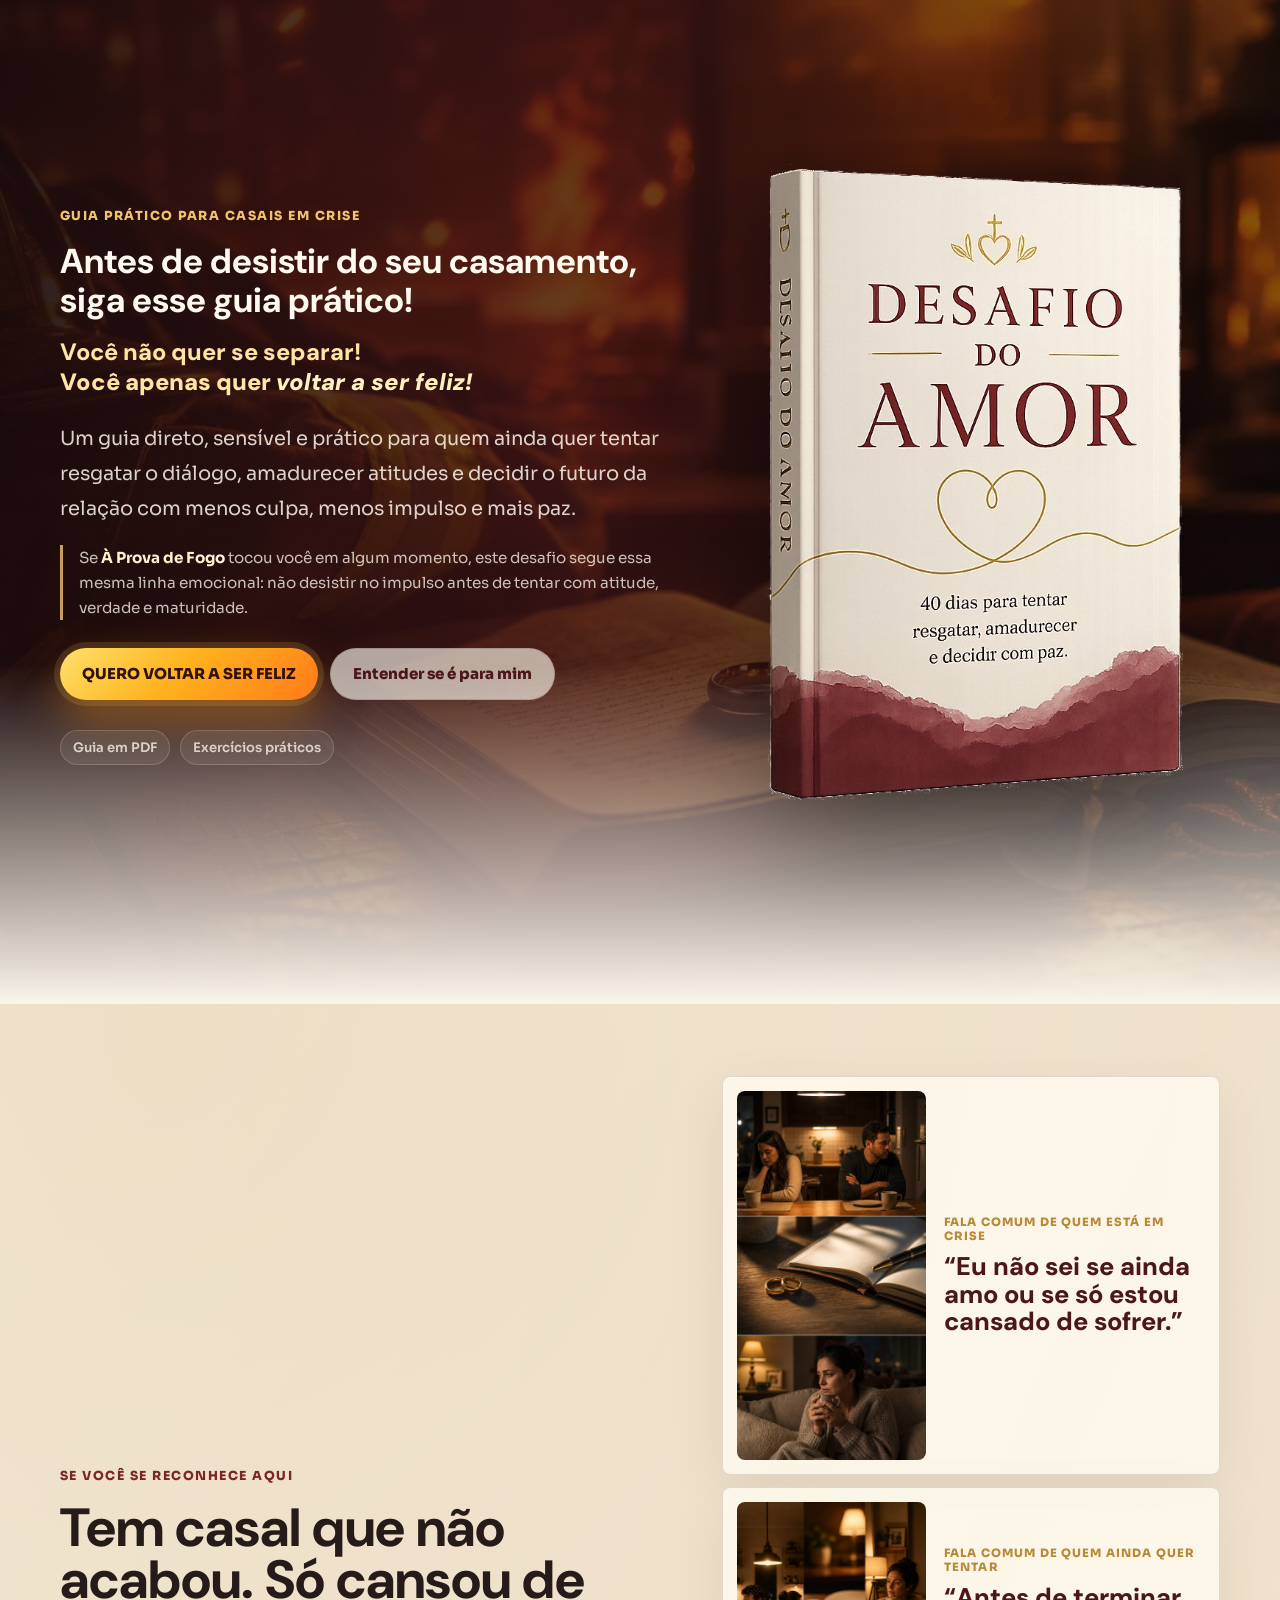
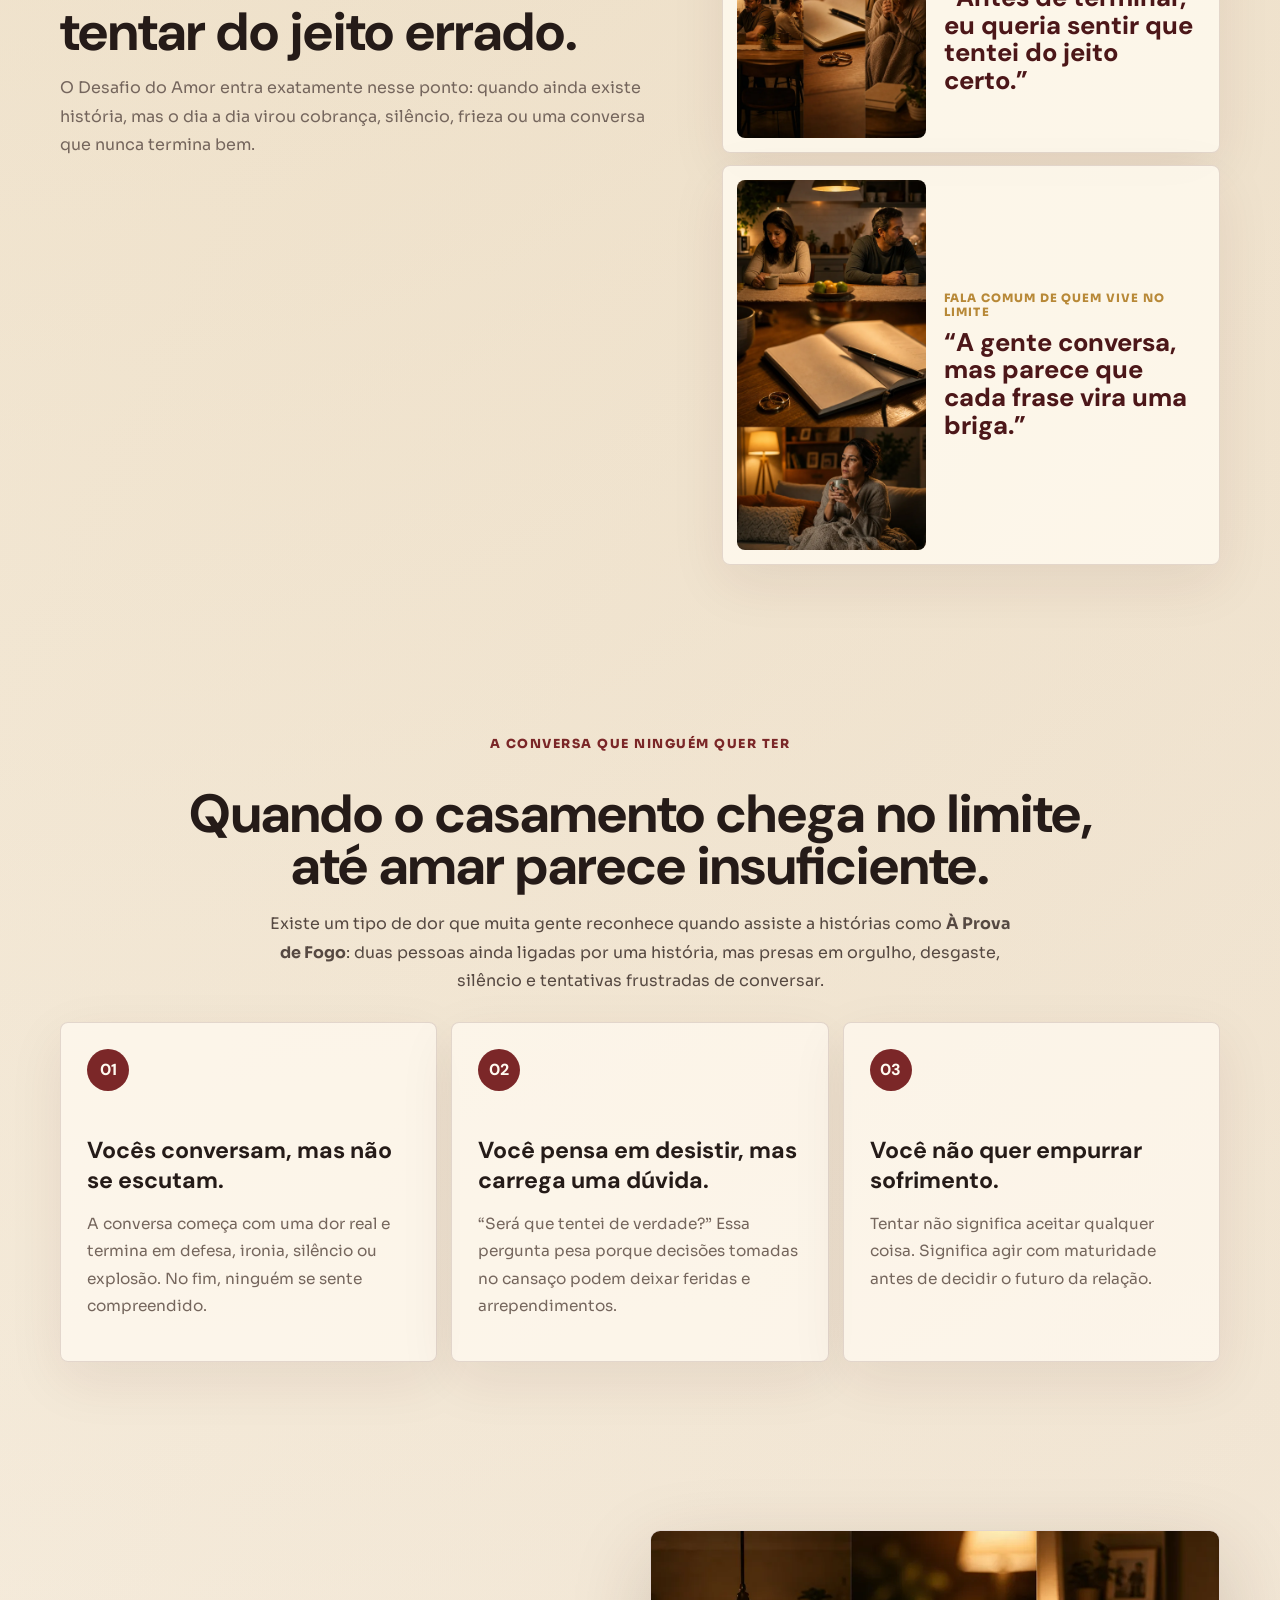
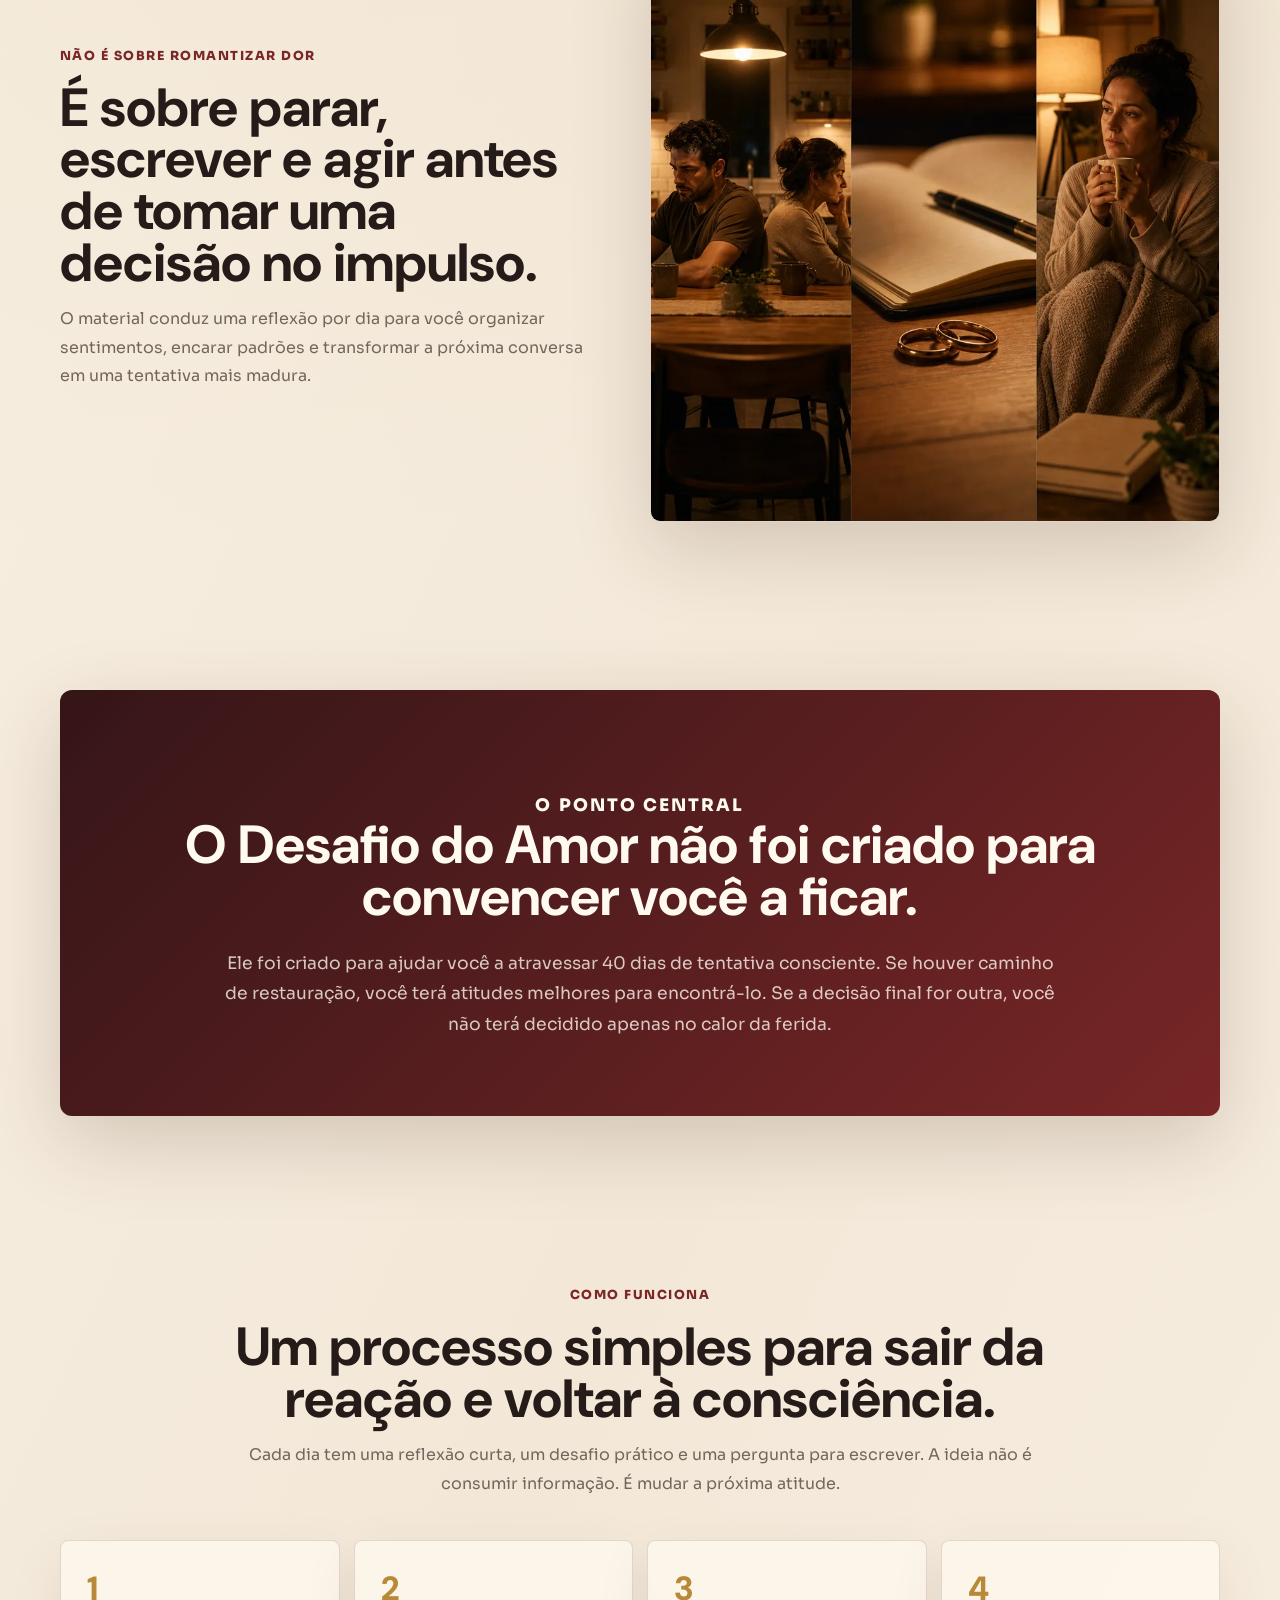
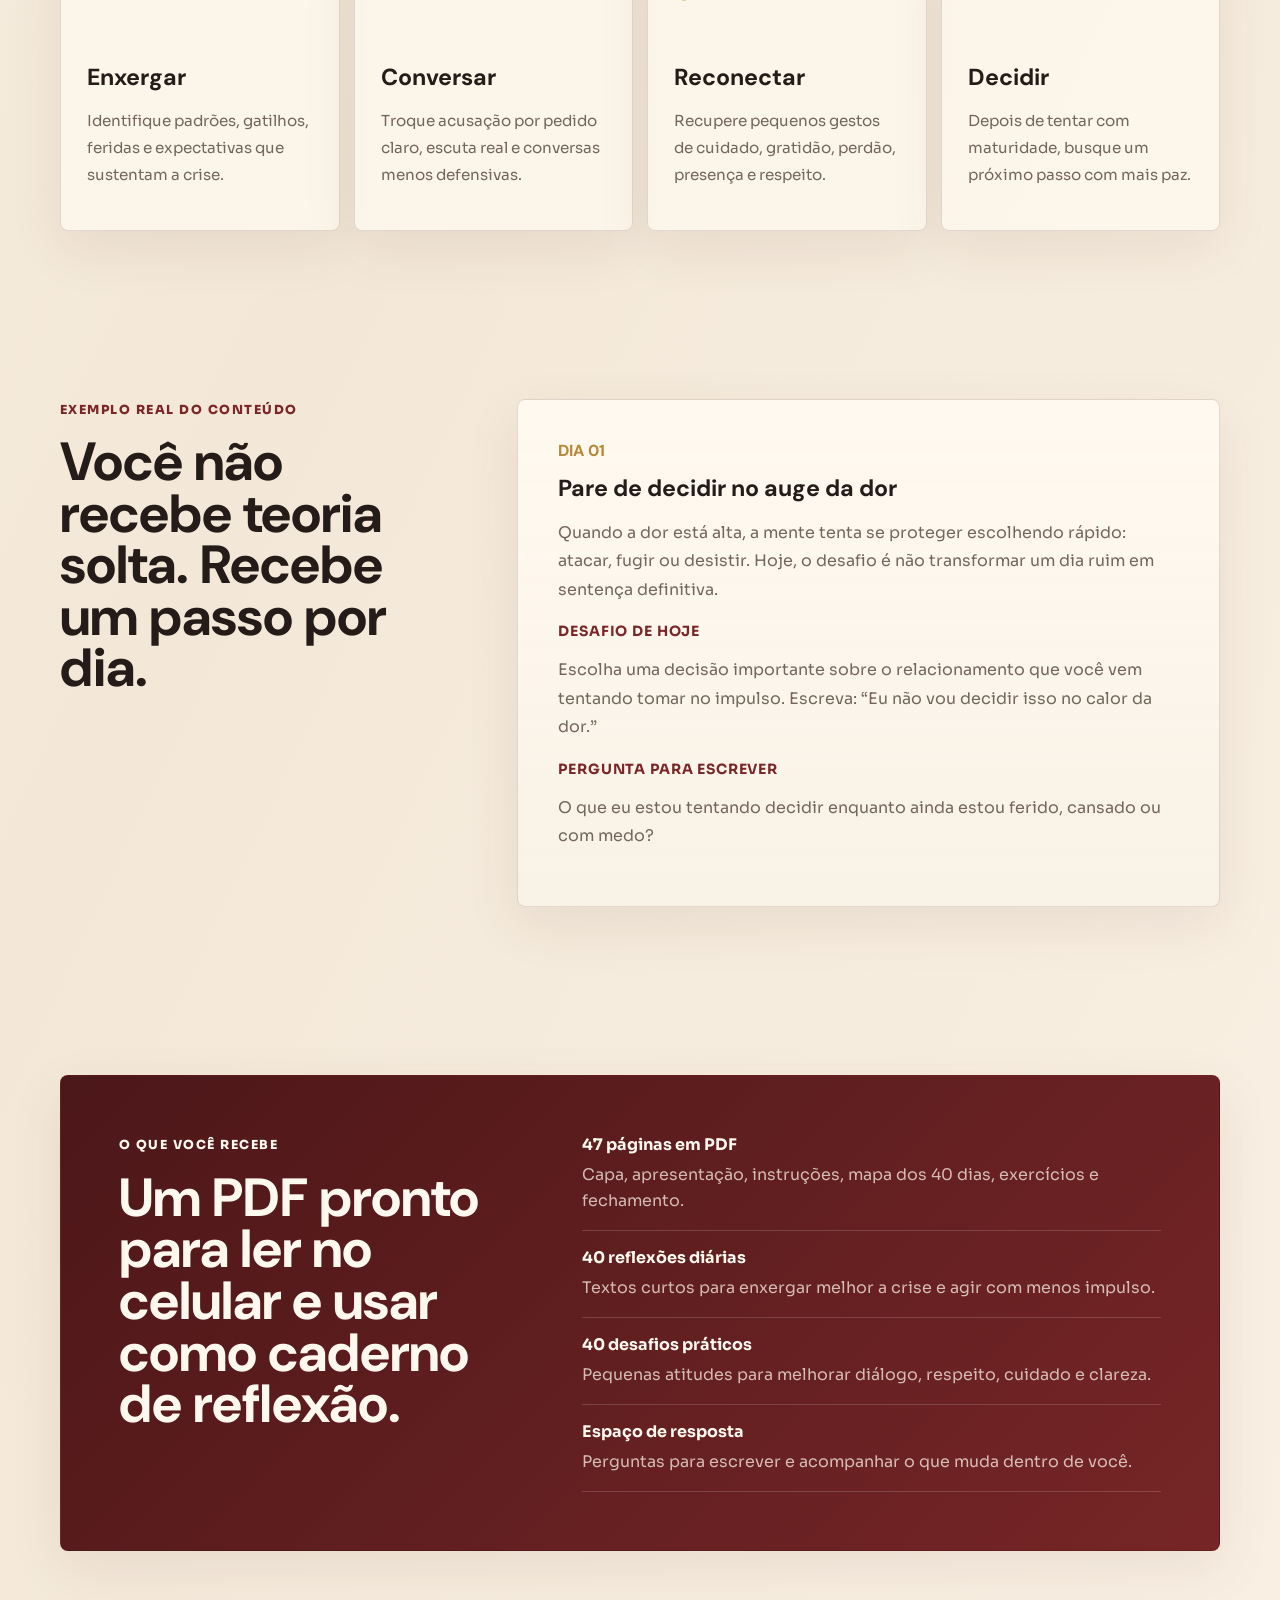
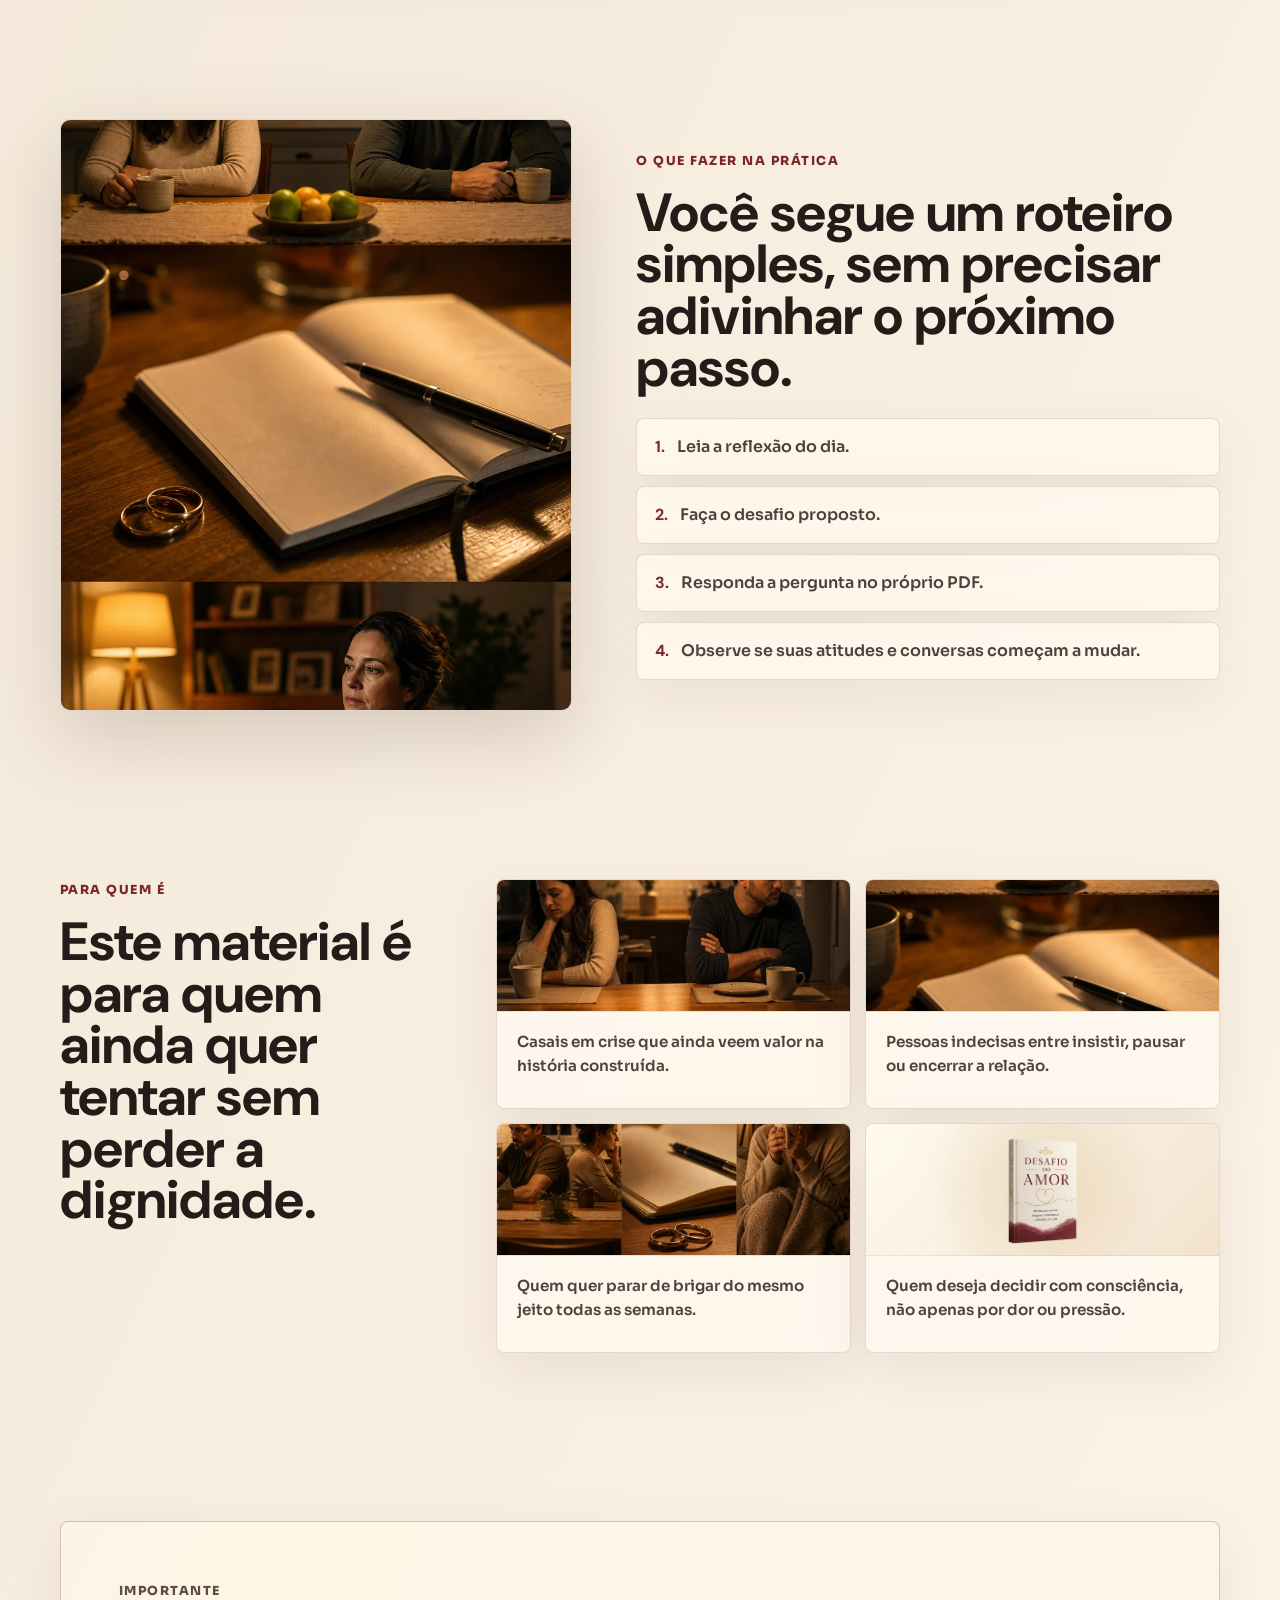
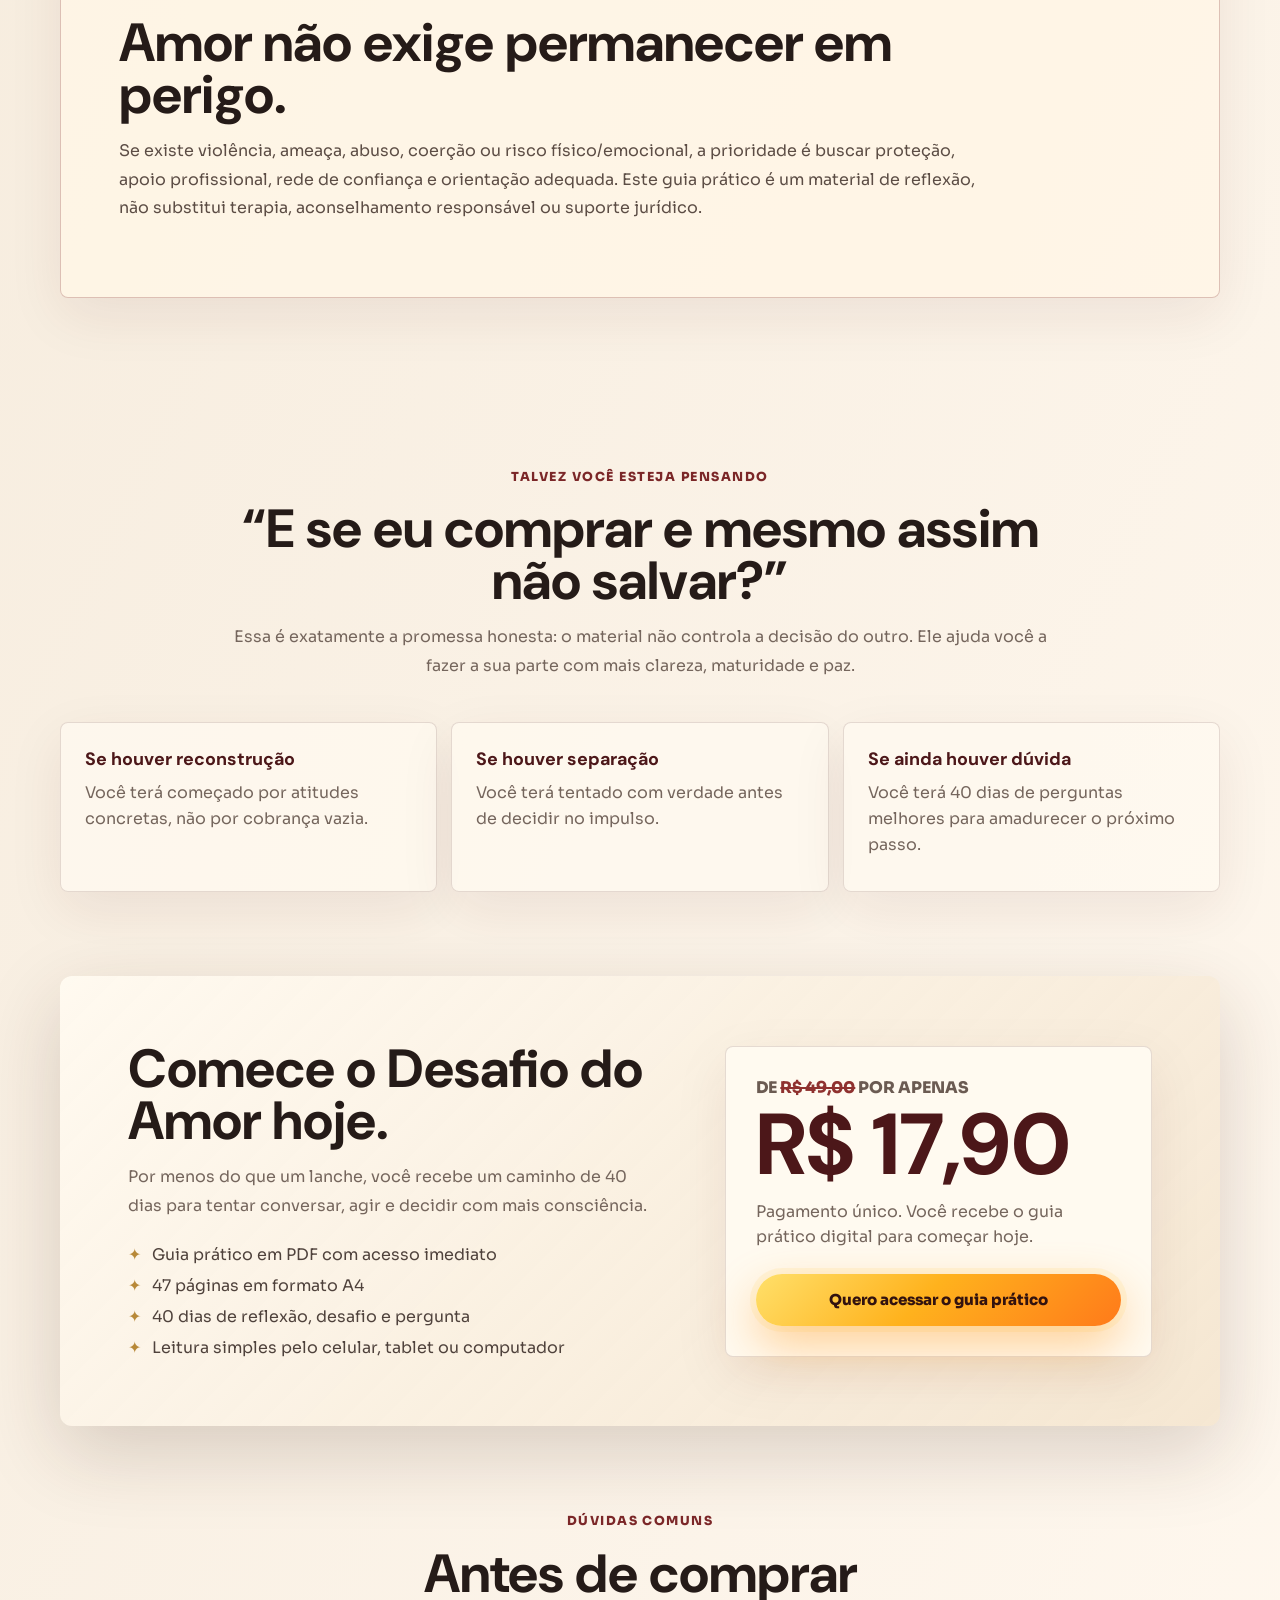
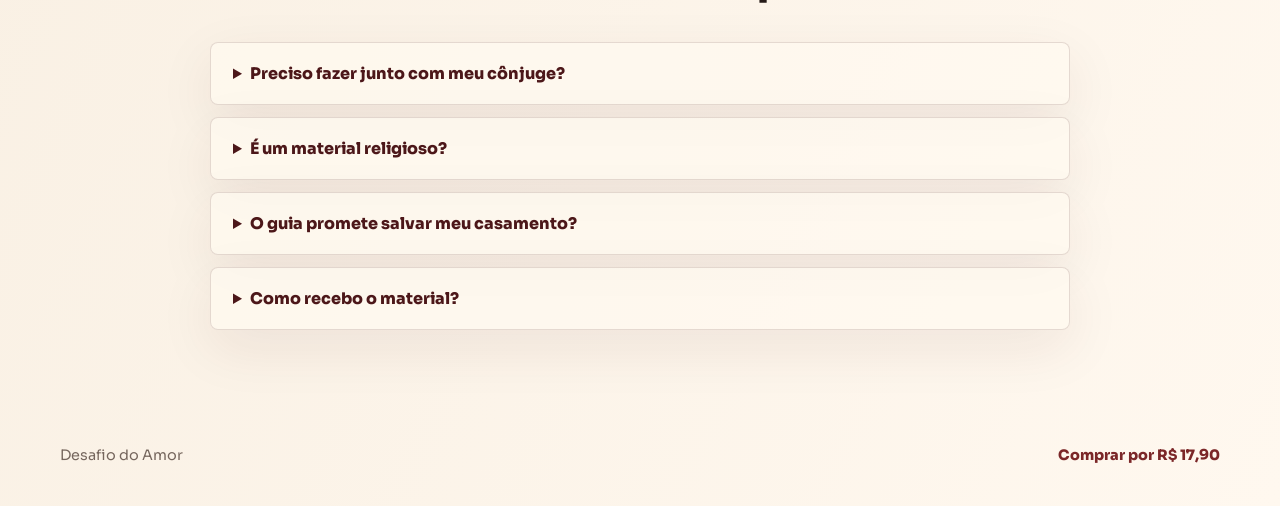
<file: guia-desafio-do-amor/index.html>
<!doctype html>
<html lang="pt-BR">
  <head>
    <meta charset="utf-8" />
    <meta name="viewport" content="width=device-width, initial-scale=1" />
    <base href="/guia-desafio-do-amor/" />
    <title>Desafio do Amor | Guia prático de 40 dias para tentar com consciência</title>
    <meta
      name="description"
      content="Uma página de vendas completa para o guia prático Desafio do Amor: 40 dias para tentar resgatar, amadurecer e decidir com paz."
    />
    <meta name="robots" content="index, follow" />
    <meta name="theme-color" content="#4c1719" />
    <link rel="canonical" href="https://editorabuzzy.com/guia-desafio-do-amor" />
    <meta property="og:type" content="website" />
    <meta property="og:locale" content="pt_BR" />
    <meta property="og:url" content="https://editorabuzzy.com/guia-desafio-do-amor" />
    <meta property="og:title" content="Desafio do Amor" />
    <meta property="og:description" content="Antes de desistir do seu casamento, siga esse guia prático!" />
    <meta property="og:image" content="https://editorabuzzy.com/guia-desafio-do-amor/assets/images/desafio-do-amor-livro-novo.jpg" />
    <meta name="twitter:card" content="summary_large_image" />
    <meta name="twitter:title" content="Desafio do Amor" />
    <meta name="twitter:description" content="Antes de desistir do seu casamento, siga esse guia prático!" />
    <meta name="twitter:image" content="https://editorabuzzy.com/guia-desafio-do-amor/assets/images/desafio-do-amor-livro-novo.jpg" />
    <link rel="icon" href="assets/images/favicon.svg" type="image/svg+xml" />
    <link rel="preconnect" href="https://connect.facebook.net" crossorigin />
    <link rel="preconnect" href="https://fonts.googleapis.com" />
    <link rel="preconnect" href="https://fonts.gstatic.com" crossorigin />
    <link rel="preload" as="image" href="assets/images/desafio-do-amor-cinematic-bg.webp" fetchpriority="high" />
    <link rel="preload" as="image" href="assets/images/desafio-do-amor-livro-novo.png" fetchpriority="high" />
    <link rel="stylesheet" href="style.css?v=20260708-1919" />
    <script>
      !function(f,b,e,v,n,t,s){if(f.fbq)return;n=f.fbq=function(){n.callMethod?
      n.callMethod.apply(n,arguments):n.queue.push(arguments)};if(!f._fbq)f._fbq=n;
      n.push=n;n.loaded=!0;n.version='2.0';n.queue=[];t=b.createElement(e);t.async=!0;
      t.src=v;s=b.getElementsByTagName(e)[0];s.parentNode.insertBefore(t,s)}(window,
      document,'script','https://connect.facebook.net/en_US/fbevents.js');
      fbq('init', '463353215468745');
      fbq('track', 'PageView');
      fbq('track', 'ViewContent', {
        content_name: 'Desafio do Amor',
        content_category: 'Guia pratico',
        value: 17.90,
        currency: 'BRL'
      });
    </script>
  </head>
  <body>
    <noscript>
      <img height="1" width="1" style="display:none" alt=""
        src="https://www.facebook.com/tr?id=463353215468745&ev=PageView&noscript=1" />
    </noscript>
    <main id="top">
      <section class="hero">
        <div class="hero-copy" data-reveal>
          <p class="eyebrow">Guia prático para casais em crise</p>
          <h1 class="hero-promise">Antes de desistir do seu casamento, siga esse guia prático!</h1>
          <p class="hero-subpromise">
            <span>Você não quer se separar!</span>
            <strong>Você apenas quer <em>voltar a ser feliz!</em></strong>
          </p>
          <p class="hero-lead">
            Um guia direto, sensível e prático para quem ainda quer tentar resgatar o diálogo,
            amadurecer atitudes e decidir o futuro da relação com menos culpa, menos impulso e mais paz.
          </p>
          <p class="film-reference">
            Se <strong>À Prova de Fogo</strong> tocou você em algum momento, este desafio segue essa mesma
            linha emocional: não desistir no impulso antes de tentar com atitude, verdade e maturidade.
          </p>
          <div class="hero-actions">
            <a class="button button-primary" href="https://pay.kiwify.com.br/bqqpAX1" data-checkout>QUERO VOLTAR A SER FELIZ</a>
            <a class="button button-secondary" href="#para-quem">Entender se é para mim</a>
          </div>
          <div class="hero-inline-product">
            <img src="assets/images/desafio-do-amor-livro-novo.png" width="666" height="878" alt="Capa do livro Desafio do Amor" loading="eager" fetchpriority="high" />
            <div class="mobile-product-badges" aria-label="Benefícios principais no mobile">
              <span>Guia em PDF</span>
              <span>Exercícios práticos</span>
            </div>
            <div>
              <strong>GUIA PRÁTICO pronto para começar hoje</strong>
              <span>40 reflexões, desafios práticos e espaço para escrever.</span>
              <p class="film-reference film-reference-mobile">
                Se <strong>À Prova de Fogo</strong> tocou você em algum momento, este desafio segue essa mesma
                linha emocional: não desistir no impulso antes de tentar com atitude, verdade e maturidade.
              </p>
            </div>
          </div>
          <div class="trust-row" aria-label="Benefícios principais">
            <span>Guia em PDF</span>
            <span>Exercícios práticos</span>
          </div>
        </div>

        <div class="hero-visual" data-reveal>
          <div class="image-frame">
            <img src="assets/images/desafio-do-amor-livro-novo.png" width="666" height="878" alt="Capa do livro Desafio do Amor" loading="eager" fetchpriority="high" />
          </div>
        </div>
      </section>

      <section class="voice-section">
        <div class="voice-copy" data-reveal>
          <p class="eyebrow">Se você se reconhece aqui</p>
          <h2>Tem casal que não acabou. Só cansou de tentar do jeito errado.</h2>
          <p>
            O Desafio do Amor entra exatamente nesse ponto: quando ainda existe história, mas o
            dia a dia virou cobrança, silêncio, frieza ou uma conversa que nunca termina bem.
          </p>
        </div>
        <div class="voice-grid">
          <div class="voice-cards">
            <article data-reveal>
              <figure class="voice-card-image">
                <img src="assets/images/casal-distante.webp" width="897" height="1752" alt="Casal sentado distante em uma mesa" loading="lazy" decoding="async" />
              </figure>
              <div>
                <span>Fala comum de quem está em crise</span>
                <p>“Eu não sei se ainda amo ou se só estou cansado de sofrer.”</p>
              </div>
            </article>
            <article data-reveal>
              <figure class="voice-card-image">
                <img src="assets/images/aliancas-diario.webp" width="900" height="1124" alt="Alianças próximas de um diário aberto" loading="lazy" decoding="async" />
              </figure>
              <div>
                <span>Fala comum de quem ainda quer tentar</span>
                <p>“Antes de terminar, eu queria sentir que tentei do jeito certo.”</p>
              </div>
            </article>
            <article data-reveal>
              <figure class="voice-card-image">
                <img src="assets/images/reflexao-sofa.webp" width="897" height="1752" alt="Pessoa refletindo em casa com expressão cansada" loading="lazy" decoding="async" />
              </figure>
              <div>
                <span>Fala comum de quem vive no limite</span>
                <p>“A gente conversa, mas parece que cada frase vira uma briga.”</p>
              </div>
            </article>
          </div>
        </div>
      </section>

      <section id="historia" class="story-section">
        <div class="story-lede" data-reveal>
          <p class="eyebrow">A conversa que ninguém quer ter</p>
          <h2>Quando o casamento chega no limite, até amar parece insuficiente.</h2>
          <p>
            Existe um tipo de dor que muita gente reconhece quando assiste a histórias como
            <strong>À Prova de Fogo</strong>: duas pessoas ainda ligadas por uma história, mas presas em
            orgulho, desgaste, silêncio e tentativas frustradas de conversar.
          </p>
        </div>
        <div class="story-grid">
          <div class="story-card" data-reveal>
            <span>01</span>
            <h3>Vocês conversam, mas não se escutam.</h3>
            <p>
              A conversa começa com uma dor real e termina em defesa, ironia, silêncio ou explosão.
              No fim, ninguém se sente compreendido.
            </p>
          </div>
          <div class="story-card" data-reveal>
            <span>02</span>
            <h3>Você pensa em desistir, mas carrega uma dúvida.</h3>
            <p>
              “Será que tentei de verdade?” Essa pergunta pesa porque decisões tomadas no cansaço
              podem deixar feridas e arrependimentos.
            </p>
          </div>
          <div class="story-card" data-reveal>
            <span>03</span>
            <h3>Você não quer empurrar sofrimento.</h3>
            <p>
              Tentar não significa aceitar qualquer coisa. Significa agir com maturidade antes de
              decidir o futuro da relação.
            </p>
          </div>
        </div>
      </section>

      <section class="visual-break-section">
        <div class="visual-break-copy" data-reveal>
          <p class="eyebrow">Não é sobre romantizar dor</p>
          <h2>É sobre parar, escrever e agir antes de tomar uma decisão no impulso.</h2>
          <p>
            O material conduz uma reflexão por dia para você organizar sentimentos, encarar
            padrões e transformar a próxima conversa em uma tentativa mais madura.
          </p>
        </div>
        <figure class="visual-card" data-reveal>
          <img src="assets/images/aliancas-diario.webp" width="900" height="1124" alt="Alianças próximas de um diário aberto" loading="lazy" decoding="async" />
        </figure>
      </section>

      <section class="manifesto-section">
        <div class="manifesto" data-reveal>
          <p class="eyebrow">O ponto central</p>
          <h2>O Desafio do Amor não foi criado para convencer você a ficar.</h2>
          <p>
            Ele foi criado para ajudar você a atravessar 40 dias de tentativa consciente.
            Se houver caminho de restauração, você terá atitudes melhores para encontrá-lo.
            Se a decisão final for outra, você não terá decidido apenas no calor da ferida.
          </p>
        </div>
      </section>

      <section id="metodo" class="method-section">
        <div class="centered" data-reveal>
          <p class="eyebrow">Como funciona</p>
          <h2>Um processo simples para sair da reação e voltar à consciência.</h2>
          <p>
            Cada dia tem uma reflexão curta, um desafio prático e uma pergunta para escrever.
            A ideia não é consumir informação. É mudar a próxima atitude.
          </p>
        </div>

        <div class="steps-grid">
          <article data-reveal>
            <span>1</span>
            <h3>Enxergar</h3>
            <p>Identifique padrões, gatilhos, feridas e expectativas que sustentam a crise.</p>
          </article>
          <article data-reveal>
            <span>2</span>
            <h3>Conversar</h3>
            <p>Troque acusação por pedido claro, escuta real e conversas menos defensivas.</p>
          </article>
          <article data-reveal>
            <span>3</span>
            <h3>Reconectar</h3>
            <p>Recupere pequenos gestos de cuidado, gratidão, perdão, presença e respeito.</p>
          </article>
          <article data-reveal>
            <span>4</span>
            <h3>Decidir</h3>
            <p>Depois de tentar com maturidade, busque um próximo passo com mais paz.</p>
          </article>
        </div>
      </section>

      <section class="sample-section">
        <div data-reveal>
          <p class="eyebrow">Exemplo real do conteúdo</p>
          <h2>Você não recebe teoria solta. Recebe um passo por dia.</h2>
        </div>
        <div class="sample-card" data-reveal>
          <span>DIA 01</span>
          <h3>Pare de decidir no auge da dor</h3>
          <p>
            Quando a dor está alta, a mente tenta se proteger escolhendo rápido: atacar, fugir ou
            desistir. Hoje, o desafio é não transformar um dia ruim em sentença definitiva.
          </p>
          <strong>Desafio de hoje</strong>
          <p>
            Escolha uma decisão importante sobre o relacionamento que você vem tentando tomar no
            impulso. Escreva: “Eu não vou decidir isso no calor da dor.”
          </p>
          <strong>Pergunta para escrever</strong>
          <p>O que eu estou tentando decidir enquanto ainda estou ferido, cansado ou com medo?</p>
        </div>
      </section>

      <section id="recebe" class="content-section">
        <div class="content-panel" data-reveal>
          <div>
            <p class="eyebrow">O que você recebe</p>
            <h2>Um PDF pronto para ler no celular e usar como caderno de reflexão.</h2>
          </div>
          <div class="benefit-list">
            <div>
              <strong>47 páginas em PDF</strong>
              <span>Capa, apresentação, instruções, mapa dos 40 dias, exercícios e fechamento.</span>
            </div>
            <div>
              <strong>40 reflexões diárias</strong>
              <span>Textos curtos para enxergar melhor a crise e agir com menos impulso.</span>
            </div>
            <div>
              <strong>40 desafios práticos</strong>
              <span>Pequenas atitudes para melhorar diálogo, respeito, cuidado e clareza.</span>
            </div>
            <div>
              <strong>Espaço de resposta</strong>
              <span>Perguntas para escrever e acompanhar o que muda dentro de você.</span>
            </div>
          </div>
        </div>
      </section>

      <section class="decision-section">
        <figure class="visual-card" data-reveal>
          <img src="assets/images/reflexao-sofa.webp" width="897" height="1752" alt="Pessoa refletindo em casa com expressão cansada" loading="lazy" decoding="async" />
        </figure>
        <div data-reveal>
          <p class="eyebrow">O que fazer na prática</p>
          <h2>Você segue um roteiro simples, sem precisar adivinhar o próximo passo.</h2>
          <div class="decision-list">
            <div><strong>1.</strong> Leia a reflexão do dia.</div>
            <div><strong>2.</strong> Faça o desafio proposto.</div>
            <div><strong>3.</strong> Responda a pergunta no próprio PDF.</div>
            <div><strong>4.</strong> Observe se suas atitudes e conversas começam a mudar.</div>
          </div>
        </div>
      </section>

      <section id="para-quem" class="audience-section">
        <div data-reveal>
          <p class="eyebrow">Para quem é</p>
          <h2>Este material é para quem ainda quer tentar sem perder a dignidade.</h2>
        </div>
        <div class="audience-grid">
          <div data-reveal>
            <img src="assets/images/casal-distante.webp" width="897" height="1752" alt="Casal em crise sentado distante" loading="lazy" decoding="async" />
            <span>Casais em crise que ainda veem valor na história construída.</span>
          </div>
          <div data-reveal>
            <img src="assets/images/reflexao-sofa.webp" width="897" height="1752" alt="Pessoa refletindo no sofá" loading="lazy" decoding="async" />
            <span>Pessoas indecisas entre insistir, pausar ou encerrar a relação.</span>
          </div>
          <div data-reveal>
            <img src="assets/images/aliancas-diario.webp" width="900" height="1124" alt="Alianças próximas de um diário aberto" loading="lazy" decoding="async" />
            <span>Quem quer parar de brigar do mesmo jeito todas as semanas.</span>
          </div>
          <div data-reveal>
            <img src="assets/images/desafio-do-amor-livro-novo.png" width="666" height="878" alt="Livro Desafio do Amor" loading="lazy" decoding="async" />
            <span>Quem deseja decidir com consciência, não apenas por dor ou pressão.</span>
          </div>
        </div>
      </section>

      <section class="warning-section">
        <div class="warning-card" data-reveal>
          <p class="eyebrow">Importante</p>
          <h2>Amor não exige permanecer em perigo.</h2>
          <p>
            Se existe violência, ameaça, abuso, coerção ou risco físico/emocional, a prioridade é
            buscar proteção, apoio profissional, rede de confiança e orientação adequada. Este guia
            prático é um material de reflexão, não substitui terapia, aconselhamento responsável ou suporte jurídico.
          </p>
        </div>
      </section>

      <section class="objection-section">
        <div class="centered" data-reveal>
          <p class="eyebrow">Talvez você esteja pensando</p>
          <h2>“E se eu comprar e mesmo assim não salvar?”</h2>
          <p>
            Essa é exatamente a promessa honesta: o material não controla a decisão do outro.
            Ele ajuda você a fazer a sua parte com mais clareza, maturidade e paz.
          </p>
        </div>
        <div class="objection-grid">
          <div data-reveal>
            <strong>Se houver reconstrução</strong>
            <span>Você terá começado por atitudes concretas, não por cobrança vazia.</span>
          </div>
          <div data-reveal>
            <strong>Se houver separação</strong>
            <span>Você terá tentado com verdade antes de decidir no impulso.</span>
          </div>
          <div data-reveal>
            <strong>Se ainda houver dúvida</strong>
            <span>Você terá 40 dias de perguntas melhores para amadurecer o próximo passo.</span>
          </div>
        </div>
      </section>

      <section id="comprar" class="offer-section">
        <div class="offer-copy" data-reveal>
          <h2>Comece o Desafio do Amor hoje.</h2>
          <p>
            Por menos do que um lanche, você recebe um caminho de 40 dias para tentar conversar,
            agir e decidir com mais consciência.
          </p>
          <ul>
            <li>Guia prático em PDF com acesso imediato</li>
            <li>47 páginas em formato A4</li>
            <li>40 dias de reflexão, desafio e pergunta</li>
            <li>Leitura simples pelo celular, tablet ou computador</li>
          </ul>
        </div>
        <div class="checkout-card" data-reveal>
          <span class="anchor-price">De <s>R$ 49,00</s> por apenas</span>
          <strong class="price">R$ 17,90</strong>
          <span class="price-note">Pagamento único. Você recebe o guia prático digital para começar hoje.</span>
          <a class="button button-primary button-full" href="https://pay.kiwify.com.br/bqqpAX1" data-checkout>Quero acessar o guia prático</a>
        </div>
      </section>

      <section id="duvidas" class="faq-section">
        <div class="centered" data-reveal>
          <p class="eyebrow">Dúvidas comuns</p>
          <h2>Antes de comprar</h2>
        </div>
        <div class="faq-list">
          <details data-reveal>
            <summary>Preciso fazer junto com meu cônjuge?</summary>
            <p>
              Não. O ideal é que os dois participem, mas uma pessoa já pode começar mudando a forma
              como enxerga, conversa e age.
            </p>
          </details>
          <details data-reveal>
            <summary>É um material religioso?</summary>
            <p>
              Ele respeita valores cristãos, mas foi escrito de forma prática para qualquer pessoa
              que deseja tentar com consciência e maturidade.
            </p>
          </details>
          <details data-reveal>
            <summary>O guia promete salvar meu casamento?</summary>
            <p>
              Não. A promessa é ajudar você a atravessar 40 dias com mais clareza, diálogo e paz,
              independentemente da decisão final.
            </p>
          </details>
          <details data-reveal>
            <summary>Como recebo o material?</summary>
            <p>
              Após a compra, o ideal é entregar o PDF por página de obrigado, e-mail ou área de
              membros, conforme o checkout escolhido.
            </p>
          </details>
        </div>
      </section>
    </main>

    <footer class="site-footer">
      <span>Desafio do Amor</span>
      <a href="https://pay.kiwify.com.br/bqqpAX1" data-checkout>Comprar por R$ 17,90</a>
    </footer>

    <script src="script.js?v=20260706-1931"></script>
  </body>
</html>
</file>
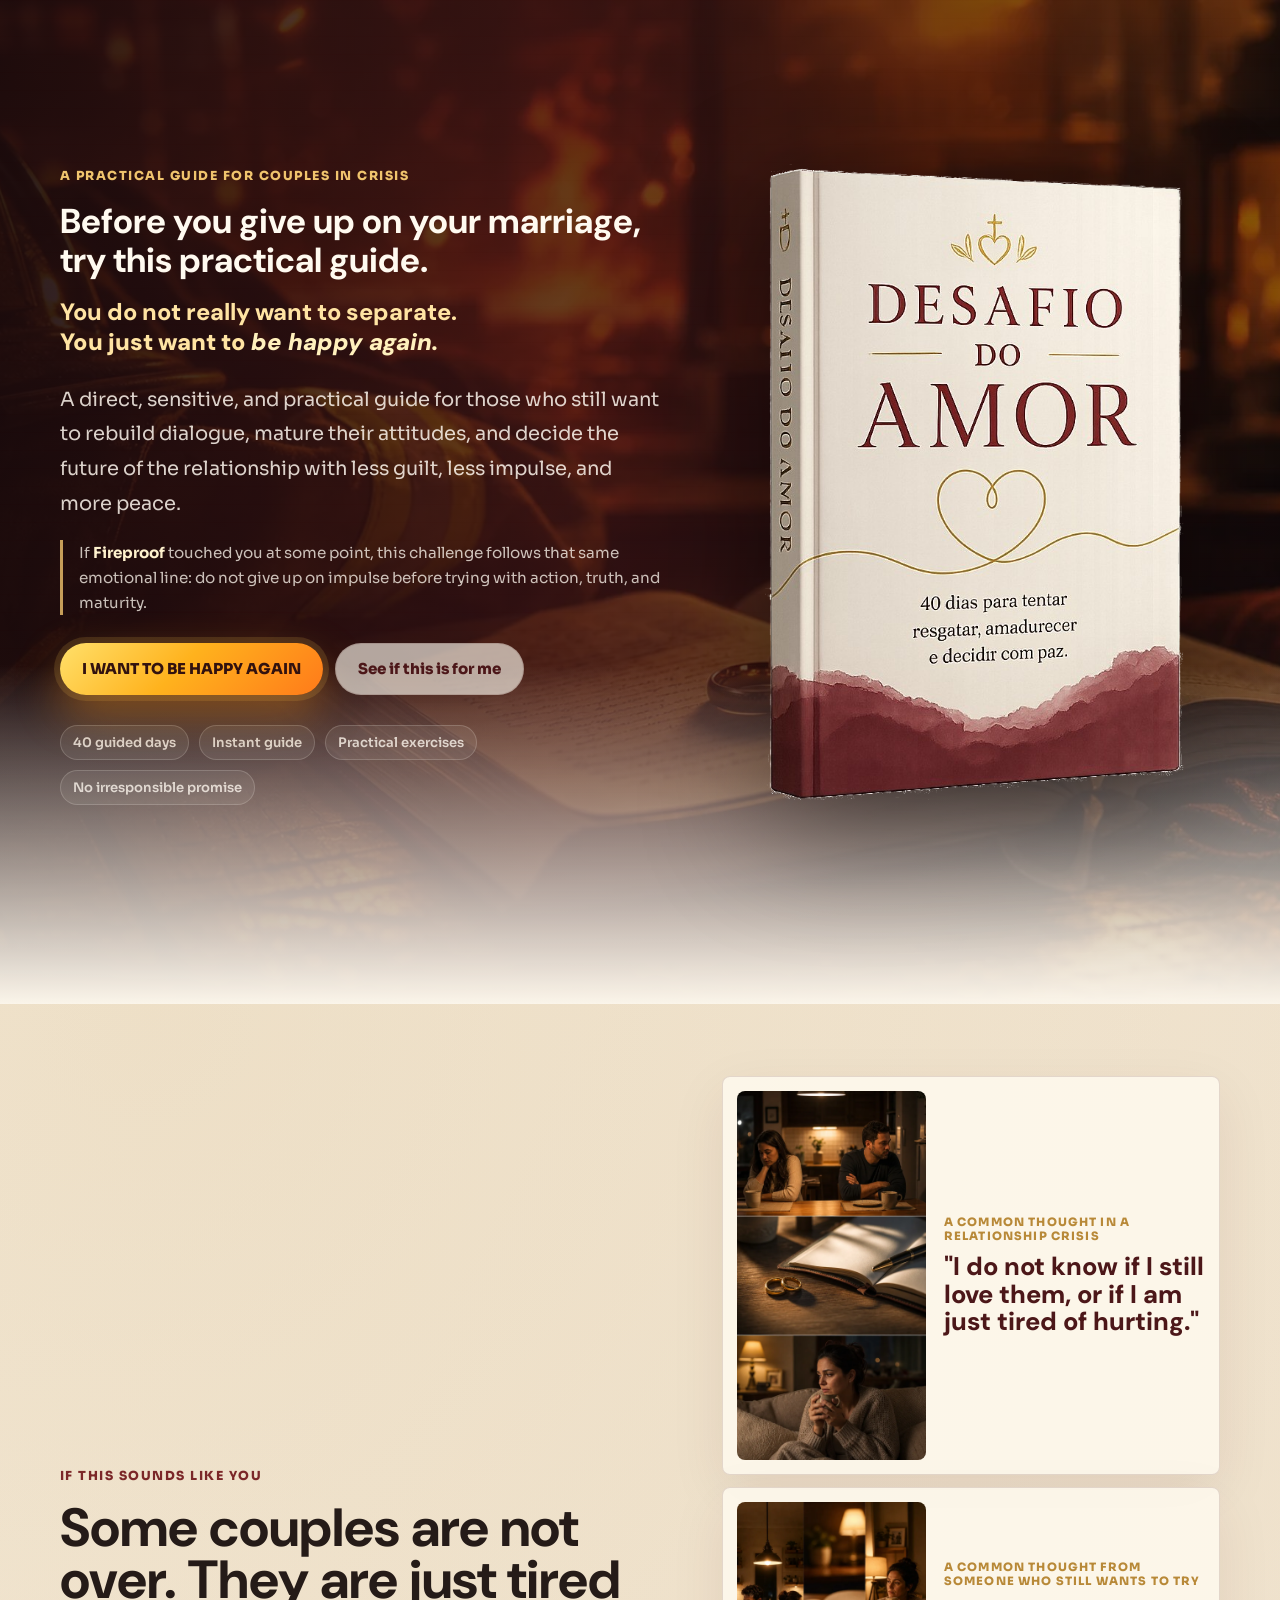
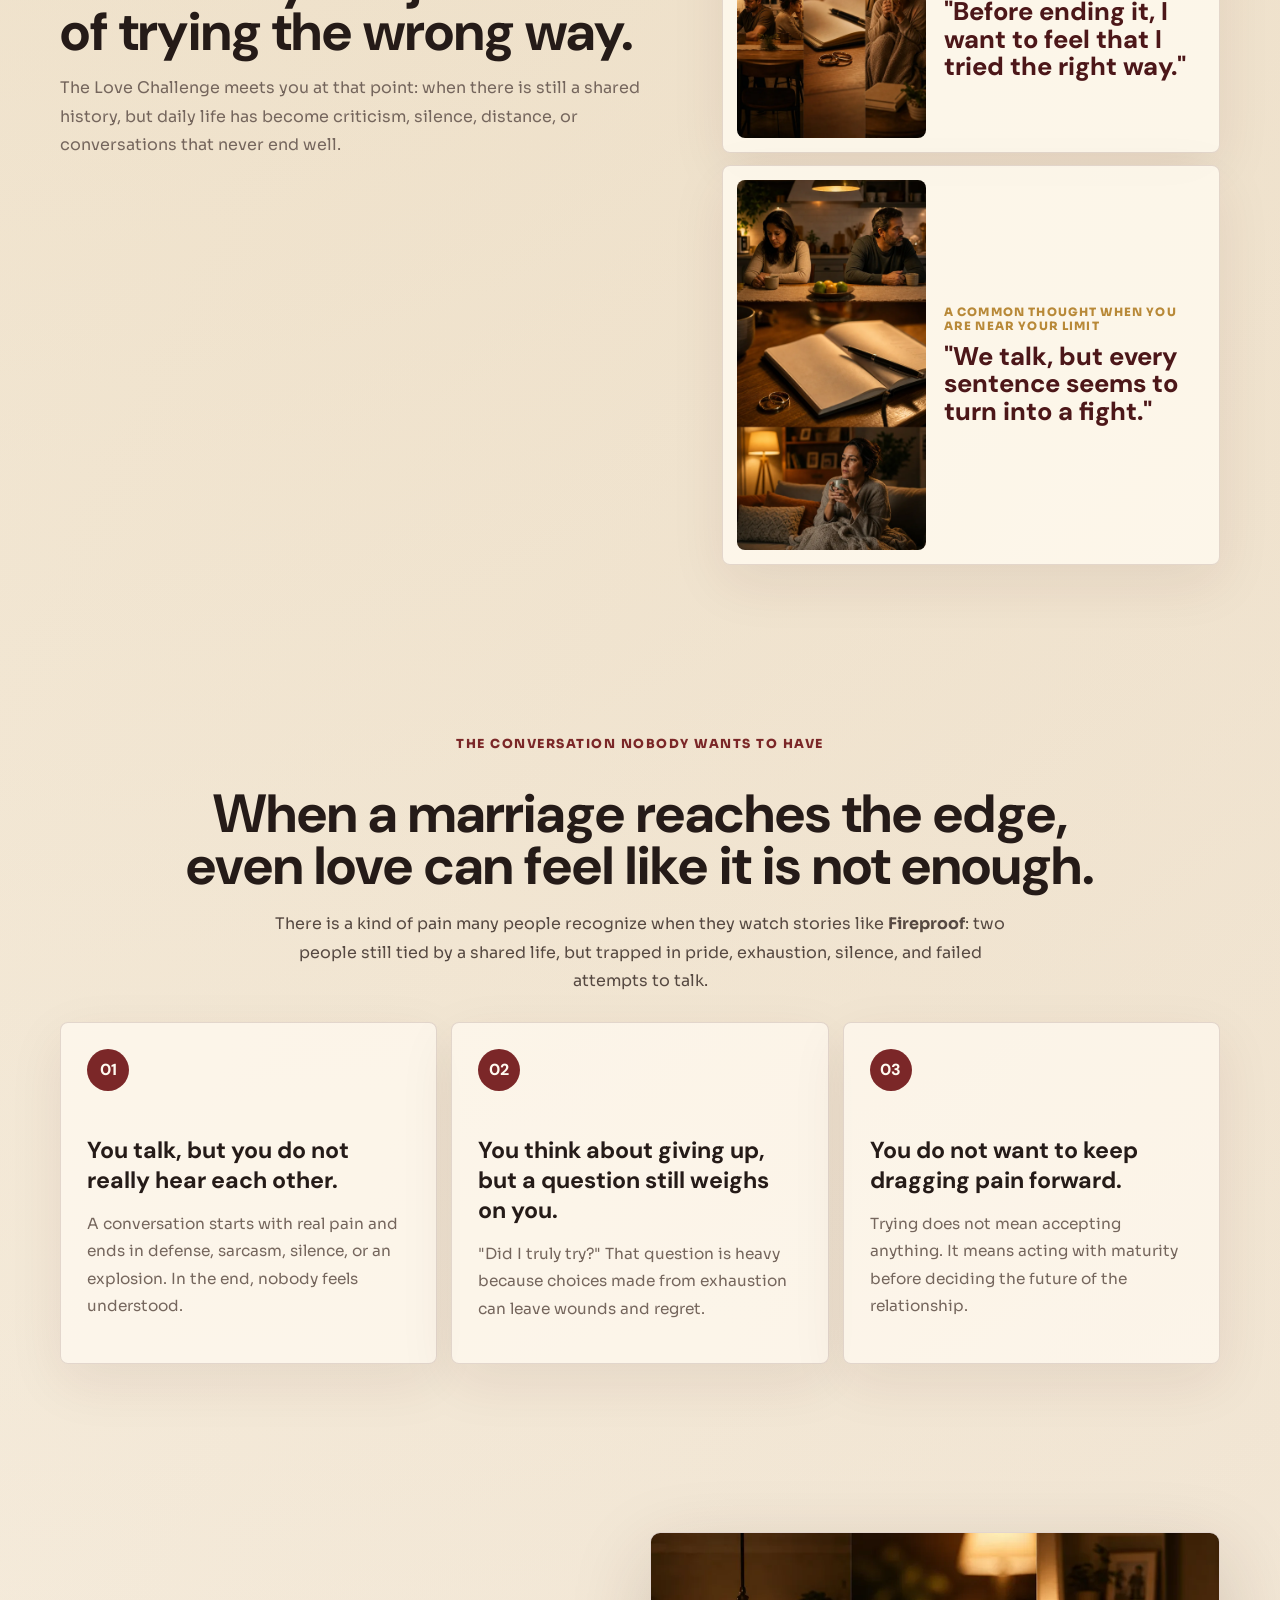
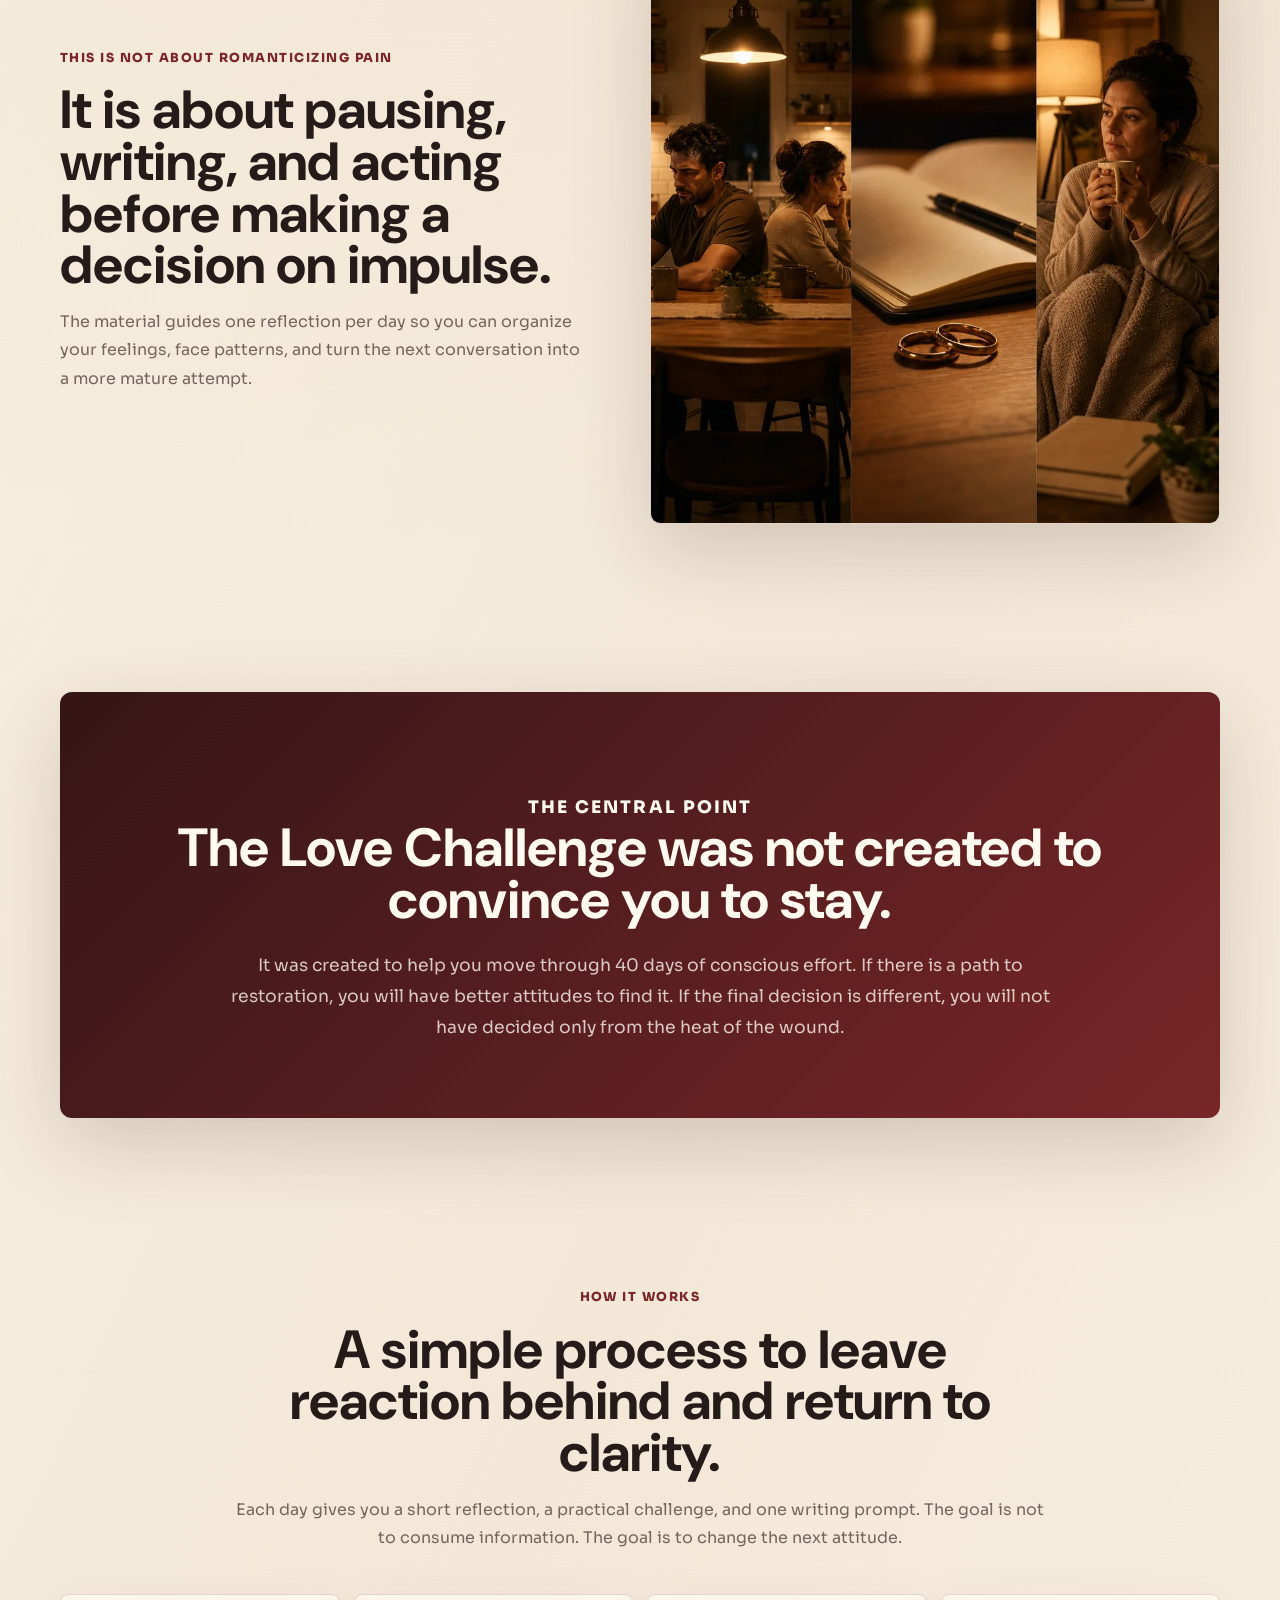
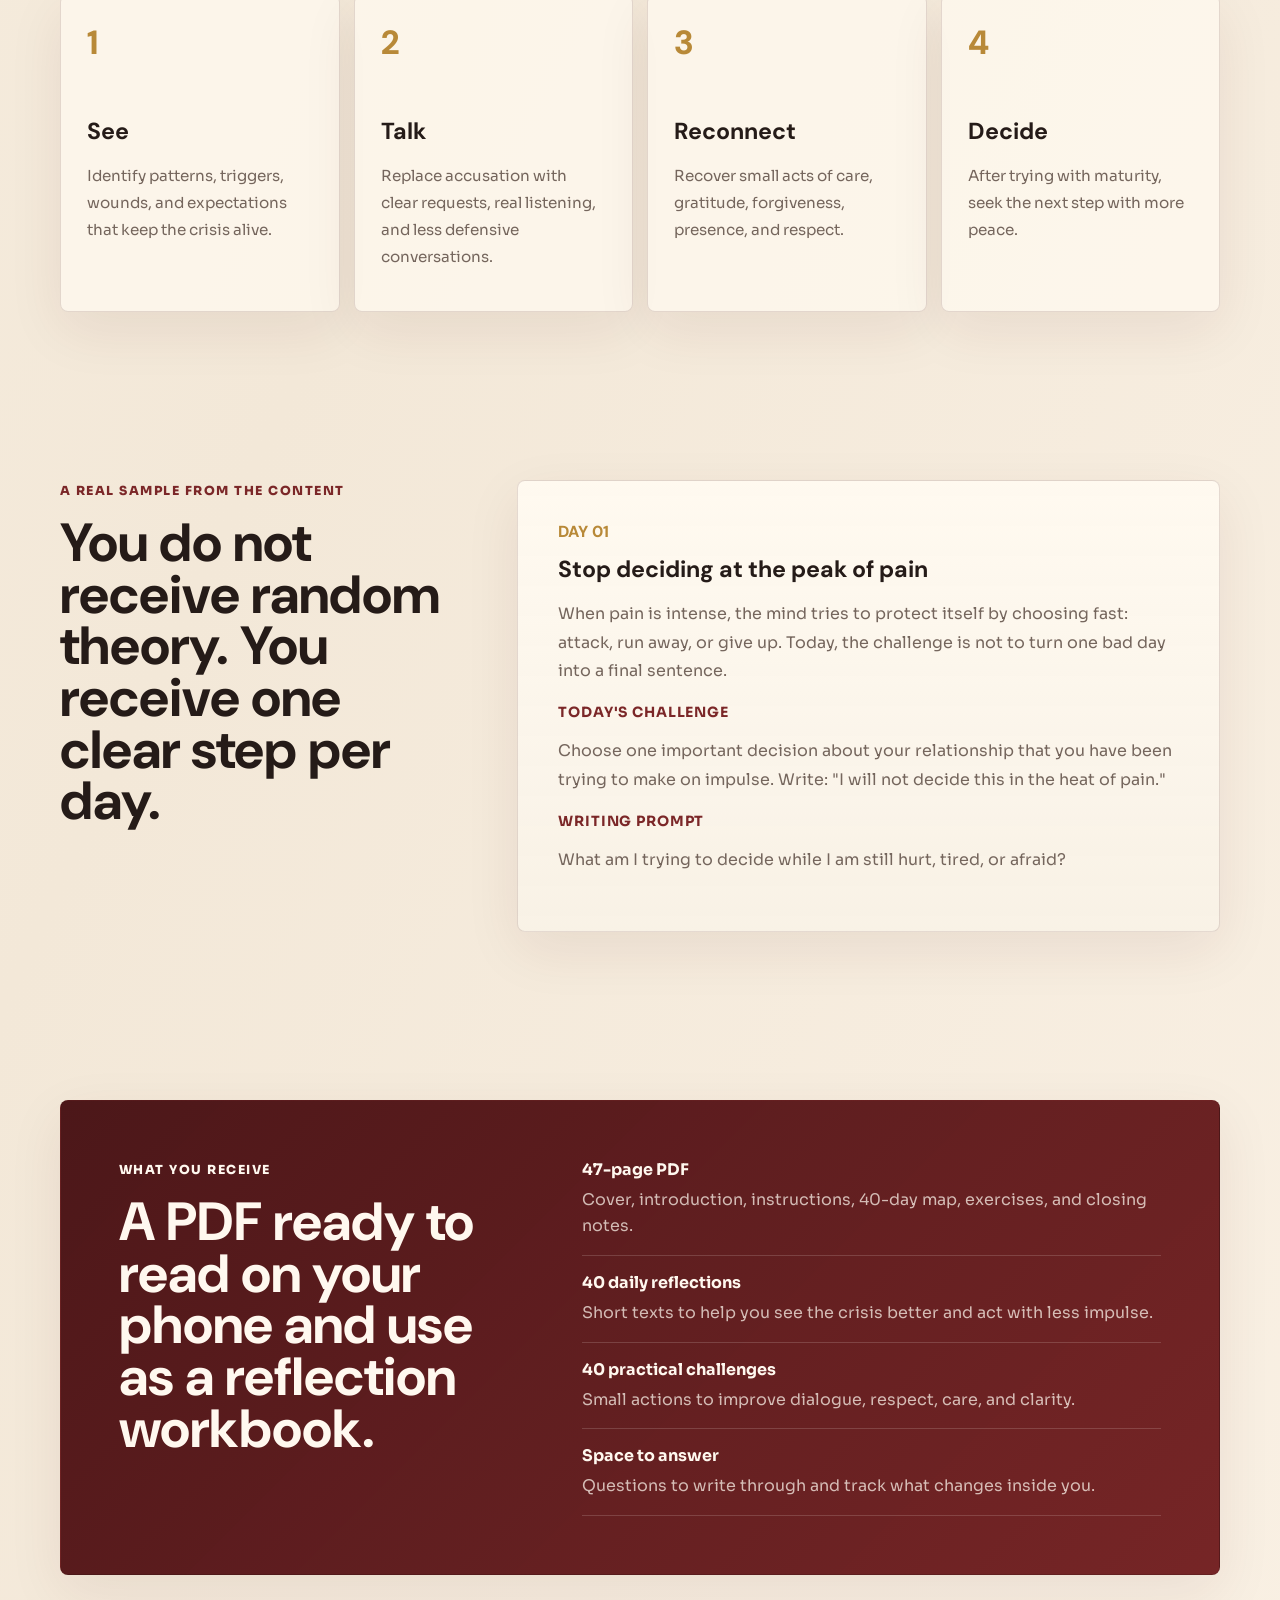
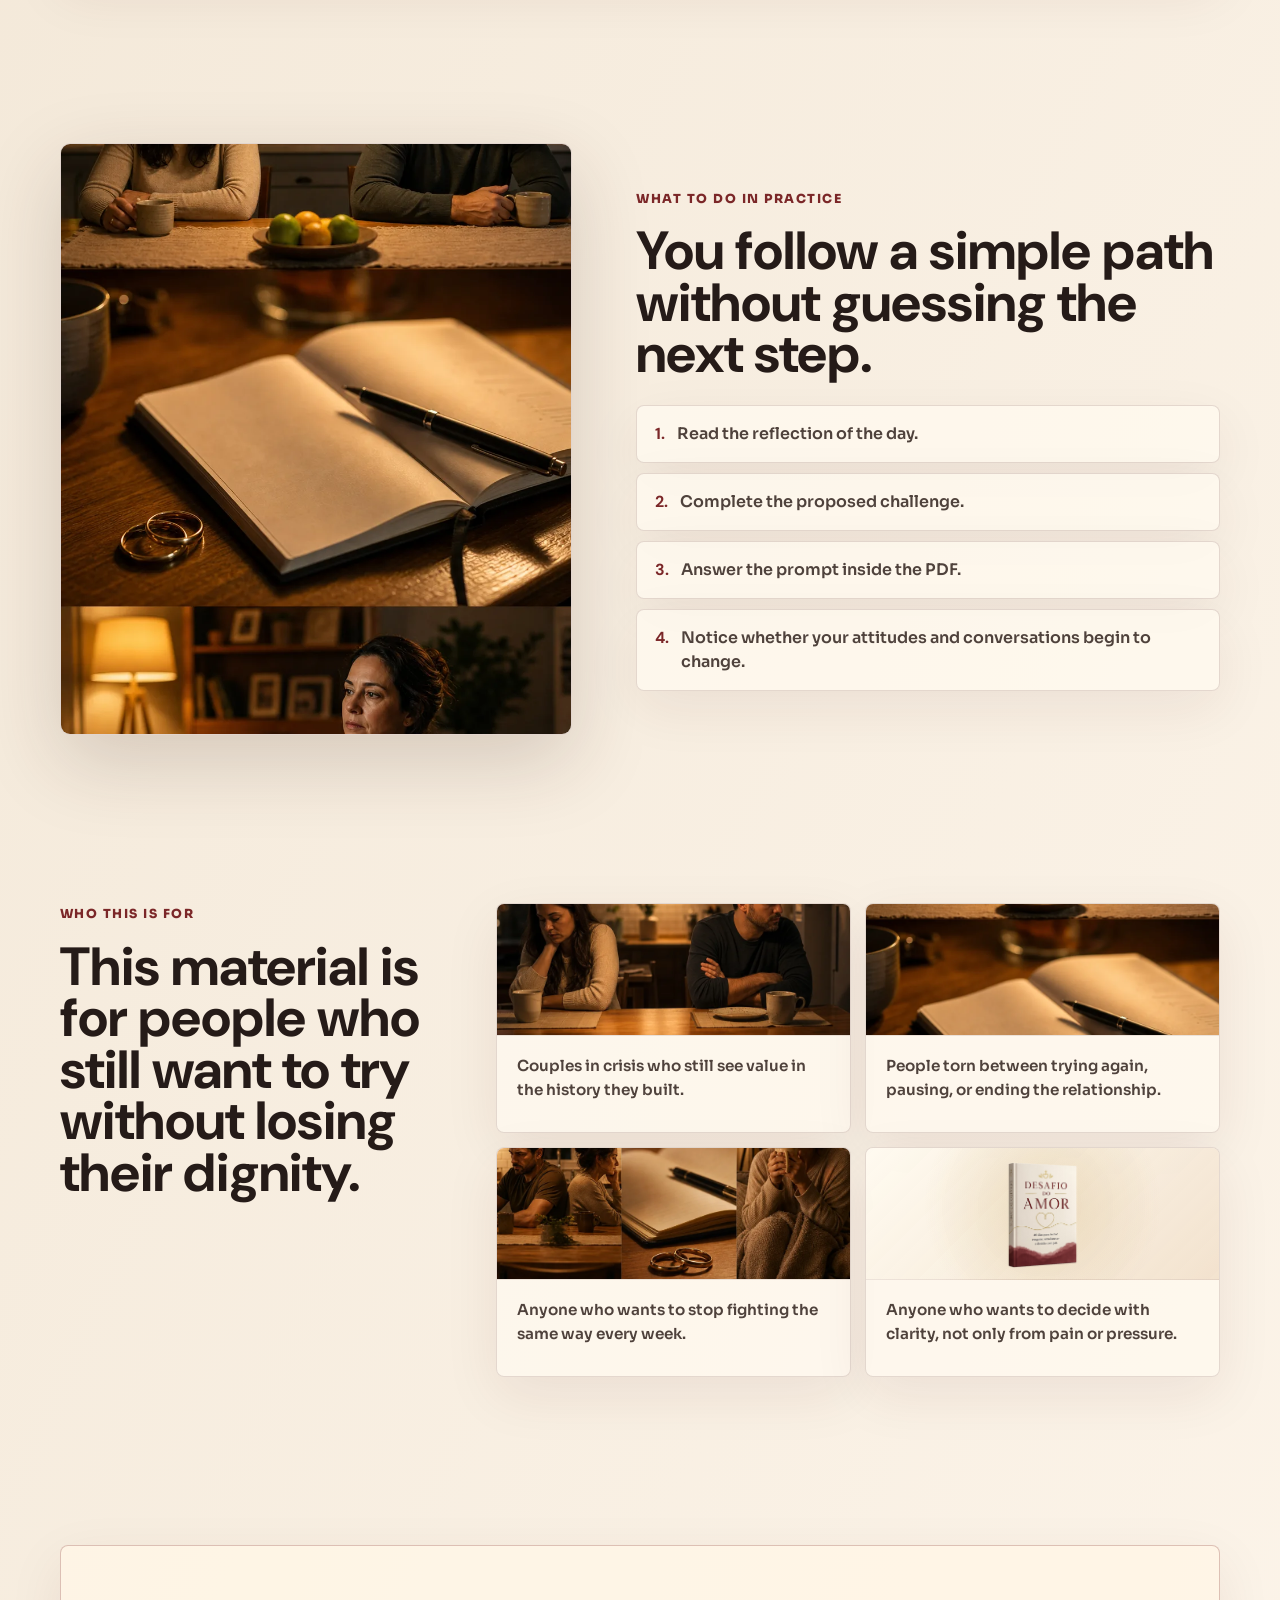
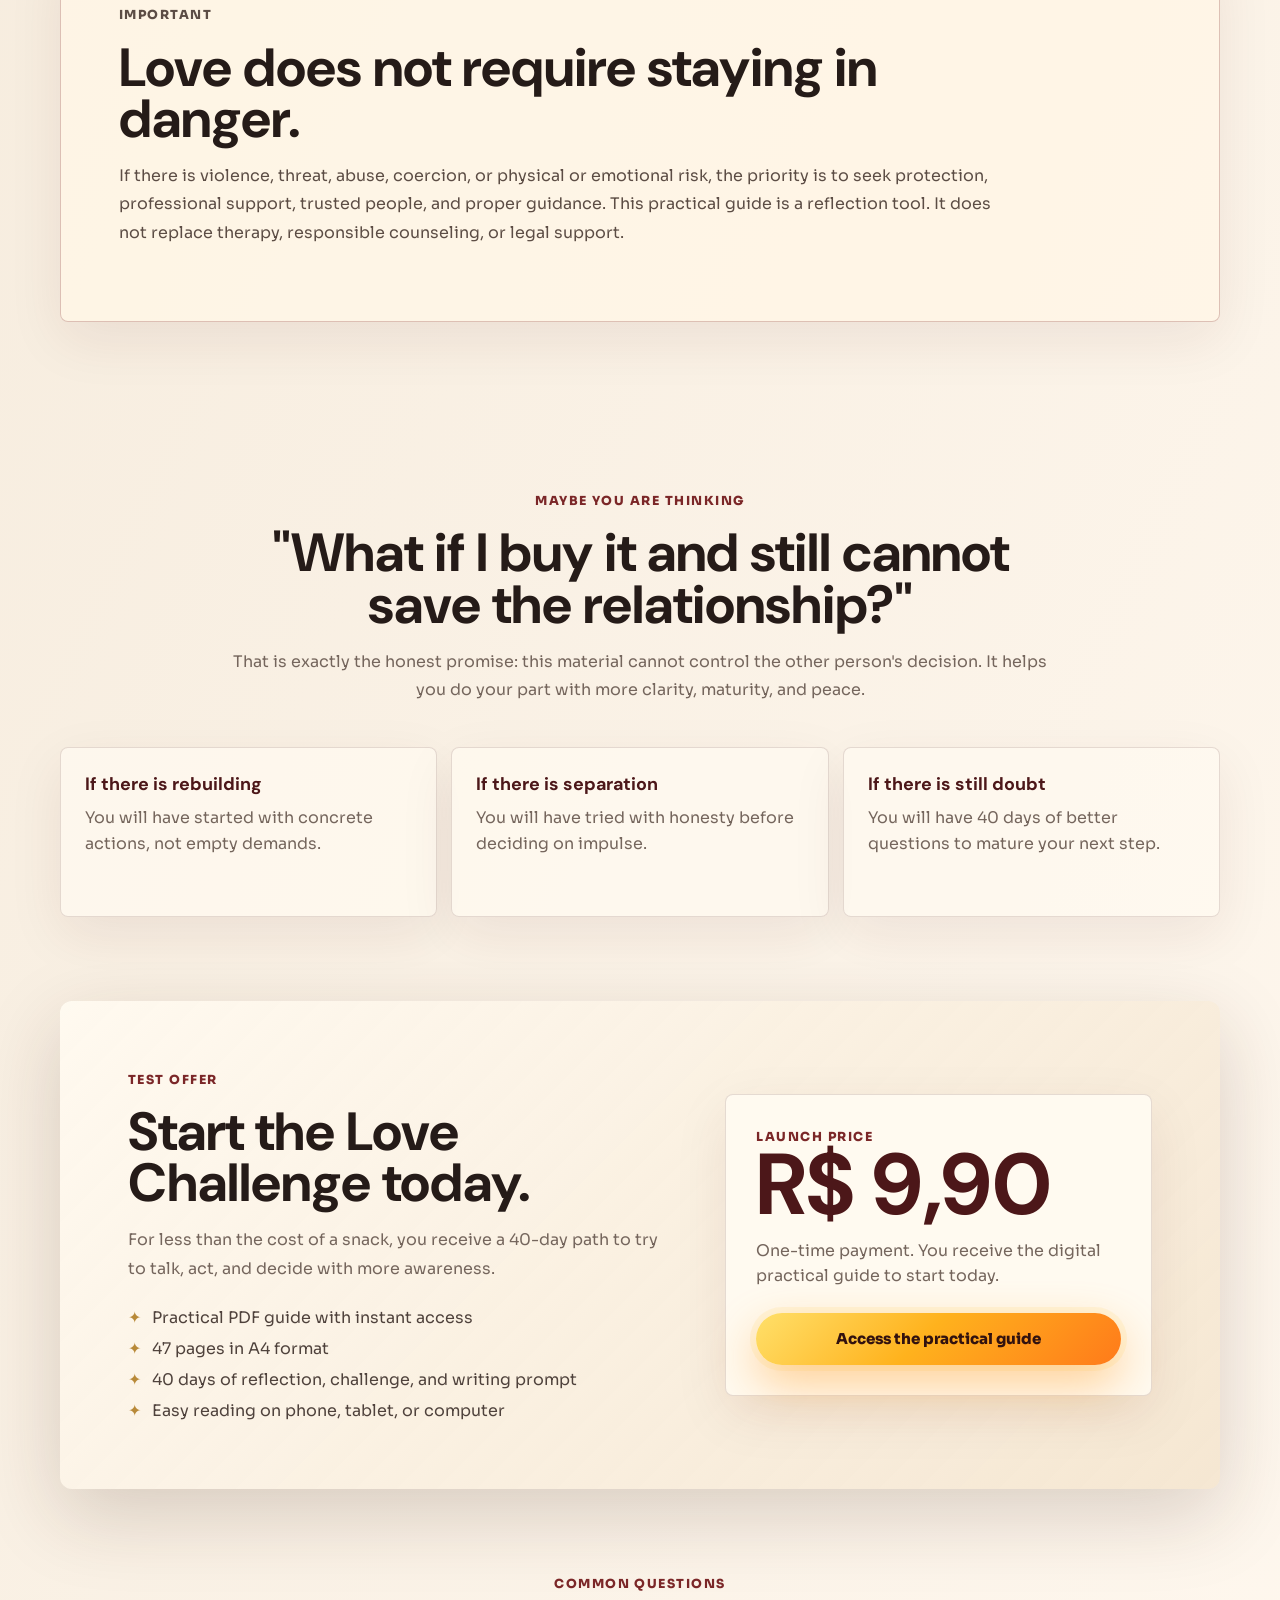
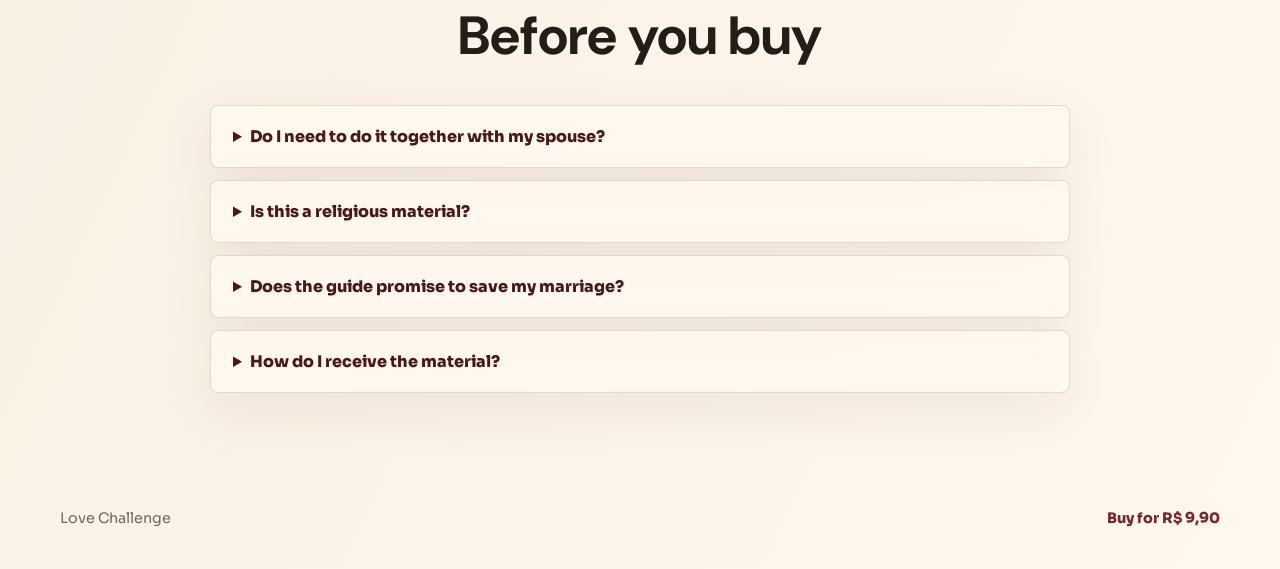
<file: love-dare-guide/index.html>
<!doctype html>
<html lang="en">
  <head>
    <meta charset="utf-8" />
    <meta name="viewport" content="width=device-width, initial-scale=1" />
    <base href="/love-dare-guide/" />
    <title>Love Challenge | A 40-Day Practical Guide for Couples in Crisis</title>
    <meta
      name="description"
      content="A practical 40-day PDF guide for couples in crisis who want to rebuild dialogue, mature their attitudes, and decide the future of their relationship with more peace."
    />
    <meta name="robots" content="index, follow" />
    <meta name="theme-color" content="#4c1719" />
    <link rel="canonical" href="https://editorabuzzy.com/love-dare-guide" />
    <meta property="og:type" content="website" />
    <meta property="og:locale" content="en_US" />
    <meta property="og:url" content="https://editorabuzzy.com/love-dare-guide" />
    <meta property="og:title" content="Love Challenge" />
    <meta property="og:description" content="Before you give up on your marriage, try this practical guide." />
    <meta property="og:image" content="https://editorabuzzy.com/love-dare-guide/assets/images/desafio-do-amor-livro-novo.jpg" />
    <meta name="twitter:card" content="summary_large_image" />
    <meta name="twitter:title" content="Love Challenge" />
    <meta name="twitter:description" content="Before you give up on your marriage, try this practical guide." />
    <meta name="twitter:image" content="https://editorabuzzy.com/love-dare-guide/assets/images/desafio-do-amor-livro-novo.jpg" />
    <link rel="icon" href="assets/images/favicon.svg" type="image/svg+xml" />
    <link rel="preconnect" href="https://connect.facebook.net" crossorigin />
    <link rel="preconnect" href="https://fonts.googleapis.com" />
    <link rel="preconnect" href="https://fonts.gstatic.com" crossorigin />
    <link rel="preload" as="image" href="assets/images/desafio-do-amor-cinematic-bg.webp" fetchpriority="high" />
    <link rel="preload" as="image" href="assets/images/desafio-do-amor-livro-novo.png" fetchpriority="high" />
    <link rel="stylesheet" href="style.css" />
    <script>
      !function(f,b,e,v,n,t,s){if(f.fbq)return;n=f.fbq=function(){n.callMethod?
      n.callMethod.apply(n,arguments):n.queue.push(arguments)};if(!f._fbq)f._fbq=n;
      n.push=n;n.loaded=!0;n.version='2.0';n.queue=[];t=b.createElement(e);t.async=!0;
      t.src=v;s=b.getElementsByTagName(e)[0];s.parentNode.insertBefore(t,s)}(window,
      document,'script','https://connect.facebook.net/en_US/fbevents.js');
      fbq('init', '463353215468745');
      fbq('track', 'PageView');
      fbq('track', 'ViewContent', {
        content_name: 'Love Challenge',
        content_category: 'Practical guide',
        value: 9.90,
        currency: 'BRL'
      });
    </script>
  </head>
  <body>
    <noscript>
      <img height="1" width="1" style="display:none" alt=""
        src="https://www.facebook.com/tr?id=463353215468745&ev=PageView&noscript=1" />
    </noscript>
    <main id="top">
      <section class="hero">
        <div class="hero-copy" data-reveal>
          <p class="eyebrow">A practical guide for couples in crisis</p>
          <h1 class="hero-promise">Before you give up on your marriage, try this practical guide.</h1>
          <p class="hero-subpromise">
            <span>You do not really want to separate.</span>
            <strong>You just want to <em>be happy again.</em></strong>
          </p>
          <p class="hero-lead">
            A direct, sensitive, and practical guide for those who still want to rebuild dialogue,
            mature their attitudes, and decide the future of the relationship with less guilt,
            less impulse, and more peace.
          </p>
          <p class="film-reference">
            If <strong>Fireproof</strong> touched you at some point, this challenge follows that same
            emotional line: do not give up on impulse before trying with action, truth, and maturity.
          </p>
          <div class="hero-actions">
            <a class="button button-primary" href="https://pay.kiwify.com.br/bqqpAX1" data-checkout>I WANT TO BE HAPPY AGAIN</a>
            <a class="button button-secondary" href="https://pay.kiwify.com.br/bqqpAX1" data-checkout>See if this is for me</a>
          </div>
          <div class="hero-inline-product">
            <img src="assets/images/desafio-do-amor-livro-novo.png" width="666" height="878" alt="Love Challenge guide cover" loading="eager" fetchpriority="high" />
            <div>
              <strong>PRACTICAL GUIDE ready to start today</strong>
              <span>40 reflections, practical challenges, and space to write.</span>
              <p class="film-reference film-reference-mobile">
                If <strong>Fireproof</strong> touched you at some point, this challenge follows that same
                emotional line: do not give up on impulse before trying with action, truth, and maturity.
              </p>
            </div>
          </div>
          <div class="trust-row" aria-label="Main benefits">
            <span>40 guided days</span>
            <span>Instant guide</span>
            <span>Practical exercises</span>
            <span>No irresponsible promise</span>
          </div>
        </div>

        <div class="hero-visual" data-reveal>
          <div class="image-frame">
            <img src="assets/images/desafio-do-amor-livro-novo.png" width="666" height="878" alt="Love Challenge guide cover" loading="eager" fetchpriority="high" />
          </div>
        </div>
      </section>

      <section class="voice-section">
        <div class="voice-copy" data-reveal>
          <p class="eyebrow">If this sounds like you</p>
          <h2>Some couples are not over. They are just tired of trying the wrong way.</h2>
          <p>
            The Love Challenge meets you at that point: when there is still a shared history,
            but daily life has become criticism, silence, distance, or conversations that never end well.
          </p>
        </div>
        <div class="voice-grid">
          <div class="voice-cards">
            <article data-reveal>
              <figure class="voice-card-image">
                <img src="assets/images/casal-distante.webp" width="897" height="1752" alt="A couple sitting apart at a table" loading="lazy" decoding="async" />
              </figure>
              <div>
                <span>A common thought in a relationship crisis</span>
                <p>"I do not know if I still love them, or if I am just tired of hurting."</p>
              </div>
            </article>
            <article data-reveal>
              <figure class="voice-card-image">
                <img src="assets/images/aliancas-diario.webp" width="900" height="1124" alt="Wedding rings beside an open journal" loading="lazy" decoding="async" />
              </figure>
              <div>
                <span>A common thought from someone who still wants to try</span>
                <p>"Before ending it, I want to feel that I tried the right way."</p>
              </div>
            </article>
            <article data-reveal>
              <figure class="voice-card-image">
                <img src="assets/images/reflexao-sofa.webp" width="897" height="1752" alt="A tired person reflecting at home" loading="lazy" decoding="async" />
              </figure>
              <div>
                <span>A common thought when you are near your limit</span>
                <p>"We talk, but every sentence seems to turn into a fight."</p>
              </div>
            </article>
          </div>
        </div>
      </section>

      <section id="historia" class="story-section">
        <div class="story-lede" data-reveal>
          <p class="eyebrow">The conversation nobody wants to have</p>
          <h2>When a marriage reaches the edge, even love can feel like it is not enough.</h2>
          <p>
            There is a kind of pain many people recognize when they watch stories like
            <strong>Fireproof</strong>: two people still tied by a shared life, but trapped in pride,
            exhaustion, silence, and failed attempts to talk.
          </p>
        </div>
        <div class="story-grid">
          <div class="story-card" data-reveal>
            <span>01</span>
            <h3>You talk, but you do not really hear each other.</h3>
            <p>
              A conversation starts with real pain and ends in defense, sarcasm, silence, or an explosion.
              In the end, nobody feels understood.
            </p>
          </div>
          <div class="story-card" data-reveal>
            <span>02</span>
            <h3>You think about giving up, but a question still weighs on you.</h3>
            <p>
              "Did I truly try?" That question is heavy because choices made from exhaustion
              can leave wounds and regret.
            </p>
          </div>
          <div class="story-card" data-reveal>
            <span>03</span>
            <h3>You do not want to keep dragging pain forward.</h3>
            <p>
              Trying does not mean accepting anything. It means acting with maturity before
              deciding the future of the relationship.
            </p>
          </div>
        </div>
      </section>

      <section class="visual-break-section">
        <div class="visual-break-copy" data-reveal>
          <p class="eyebrow">This is not about romanticizing pain</p>
          <h2>It is about pausing, writing, and acting before making a decision on impulse.</h2>
          <p>
            The material guides one reflection per day so you can organize your feelings,
            face patterns, and turn the next conversation into a more mature attempt.
          </p>
        </div>
        <figure class="visual-card" data-reveal>
          <img src="assets/images/aliancas-diario.webp" width="900" height="1124" alt="Wedding rings beside an open journal" loading="lazy" decoding="async" />
        </figure>
      </section>

      <section class="manifesto-section">
        <div class="manifesto" data-reveal>
          <p class="eyebrow">The central point</p>
          <h2>The Love Challenge was not created to convince you to stay.</h2>
          <p>
            It was created to help you move through 40 days of conscious effort.
            If there is a path to restoration, you will have better attitudes to find it.
            If the final decision is different, you will not have decided only from the heat of the wound.
          </p>
        </div>
      </section>

      <section id="metodo" class="method-section">
        <div class="centered" data-reveal>
          <p class="eyebrow">How it works</p>
          <h2>A simple process to leave reaction behind and return to clarity.</h2>
          <p>
            Each day gives you a short reflection, a practical challenge, and one writing prompt.
            The goal is not to consume information. The goal is to change the next attitude.
          </p>
        </div>

        <div class="steps-grid">
          <article data-reveal>
            <span>1</span>
            <h3>See</h3>
            <p>Identify patterns, triggers, wounds, and expectations that keep the crisis alive.</p>
          </article>
          <article data-reveal>
            <span>2</span>
            <h3>Talk</h3>
            <p>Replace accusation with clear requests, real listening, and less defensive conversations.</p>
          </article>
          <article data-reveal>
            <span>3</span>
            <h3>Reconnect</h3>
            <p>Recover small acts of care, gratitude, forgiveness, presence, and respect.</p>
          </article>
          <article data-reveal>
            <span>4</span>
            <h3>Decide</h3>
            <p>After trying with maturity, seek the next step with more peace.</p>
          </article>
        </div>
      </section>

      <section class="sample-section">
        <div data-reveal>
          <p class="eyebrow">A real sample from the content</p>
          <h2>You do not receive random theory. You receive one clear step per day.</h2>
        </div>
        <div class="sample-card" data-reveal>
          <span>DAY 01</span>
          <h3>Stop deciding at the peak of pain</h3>
          <p>
            When pain is intense, the mind tries to protect itself by choosing fast:
            attack, run away, or give up. Today, the challenge is not to turn one bad day
            into a final sentence.
          </p>
          <strong>Today's challenge</strong>
          <p>
            Choose one important decision about your relationship that you have been trying to make
            on impulse. Write: "I will not decide this in the heat of pain."
          </p>
          <strong>Writing prompt</strong>
          <p>What am I trying to decide while I am still hurt, tired, or afraid?</p>
        </div>
      </section>

      <section id="recebe" class="content-section">
        <div class="content-panel" data-reveal>
          <div>
            <p class="eyebrow">What you receive</p>
            <h2>A PDF ready to read on your phone and use as a reflection workbook.</h2>
          </div>
          <div class="benefit-list">
            <div>
              <strong>47-page PDF</strong>
              <span>Cover, introduction, instructions, 40-day map, exercises, and closing notes.</span>
            </div>
            <div>
              <strong>40 daily reflections</strong>
              <span>Short texts to help you see the crisis better and act with less impulse.</span>
            </div>
            <div>
              <strong>40 practical challenges</strong>
              <span>Small actions to improve dialogue, respect, care, and clarity.</span>
            </div>
            <div>
              <strong>Space to answer</strong>
              <span>Questions to write through and track what changes inside you.</span>
            </div>
          </div>
        </div>
      </section>

      <section class="decision-section">
        <figure class="visual-card" data-reveal>
          <img src="assets/images/reflexao-sofa.webp" width="897" height="1752" alt="A tired person reflecting on a sofa" loading="lazy" decoding="async" />
        </figure>
        <div data-reveal>
          <p class="eyebrow">What to do in practice</p>
          <h2>You follow a simple path without guessing the next step.</h2>
          <div class="decision-list">
            <div><strong>1.</strong> Read the reflection of the day.</div>
            <div><strong>2.</strong> Complete the proposed challenge.</div>
            <div><strong>3.</strong> Answer the prompt inside the PDF.</div>
            <div><strong>4.</strong> Notice whether your attitudes and conversations begin to change.</div>
          </div>
        </div>
      </section>

      <section id="para-quem" class="audience-section">
        <div data-reveal>
          <p class="eyebrow">Who this is for</p>
          <h2>This material is for people who still want to try without losing their dignity.</h2>
        </div>
        <div class="audience-grid">
          <div data-reveal>
            <img src="assets/images/casal-distante.webp" width="897" height="1752" alt="A couple in crisis sitting apart" loading="lazy" decoding="async" />
            <span>Couples in crisis who still see value in the history they built.</span>
          </div>
          <div data-reveal>
            <img src="assets/images/reflexao-sofa.webp" width="897" height="1752" alt="A person reflecting on a sofa" loading="lazy" decoding="async" />
            <span>People torn between trying again, pausing, or ending the relationship.</span>
          </div>
          <div data-reveal>
            <img src="assets/images/aliancas-diario.webp" width="900" height="1124" alt="Wedding rings beside an open journal" loading="lazy" decoding="async" />
            <span>Anyone who wants to stop fighting the same way every week.</span>
          </div>
          <div data-reveal>
            <img src="assets/images/desafio-do-amor-livro-novo.png" width="666" height="878" alt="Love Challenge guide" loading="lazy" decoding="async" />
            <span>Anyone who wants to decide with clarity, not only from pain or pressure.</span>
          </div>
        </div>
      </section>

      <section class="warning-section">
        <div class="warning-card" data-reveal>
          <p class="eyebrow">Important</p>
          <h2>Love does not require staying in danger.</h2>
          <p>
            If there is violence, threat, abuse, coercion, or physical or emotional risk,
            the priority is to seek protection, professional support, trusted people, and proper guidance.
            This practical guide is a reflection tool. It does not replace therapy, responsible counseling,
            or legal support.
          </p>
        </div>
      </section>

      <section class="objection-section">
        <div class="centered" data-reveal>
          <p class="eyebrow">Maybe you are thinking</p>
          <h2>"What if I buy it and still cannot save the relationship?"</h2>
          <p>
            That is exactly the honest promise: this material cannot control the other person's decision.
            It helps you do your part with more clarity, maturity, and peace.
          </p>
        </div>
        <div class="objection-grid">
          <div data-reveal>
            <strong>If there is rebuilding</strong>
            <span>You will have started with concrete actions, not empty demands.</span>
          </div>
          <div data-reveal>
            <strong>If there is separation</strong>
            <span>You will have tried with honesty before deciding on impulse.</span>
          </div>
          <div data-reveal>
            <strong>If there is still doubt</strong>
            <span>You will have 40 days of better questions to mature your next step.</span>
          </div>
        </div>
      </section>

      <section id="comprar" class="offer-section">
        <div class="offer-copy" data-reveal>
          <p class="eyebrow">Test offer</p>
          <h2>Start the Love Challenge today.</h2>
          <p>
            For less than the cost of a snack, you receive a 40-day path to try to talk,
            act, and decide with more awareness.
          </p>
          <ul>
            <li>Practical PDF guide with instant access</li>
            <li>47 pages in A4 format</li>
            <li>40 days of reflection, challenge, and writing prompt</li>
            <li>Easy reading on phone, tablet, or computer</li>
          </ul>
        </div>
        <div class="checkout-card" data-reveal>
          <span class="price-label">Launch price</span>
          <strong class="price">R$ 9,90</strong>
          <span class="price-note">One-time payment. You receive the digital practical guide to start today.</span>
          <a class="button button-primary button-full" href="https://pay.kiwify.com.br/bqqpAX1" data-checkout>Access the practical guide</a>
        </div>
      </section>

      <section id="duvidas" class="faq-section">
        <div class="centered" data-reveal>
          <p class="eyebrow">Common questions</p>
          <h2>Before you buy</h2>
        </div>
        <div class="faq-list">
          <details data-reveal>
            <summary>Do I need to do it together with my spouse?</summary>
            <p>
              No. Ideally, both people would participate, but one person can already begin by changing
              the way they see, talk, and act.
            </p>
          </details>
          <details data-reveal>
            <summary>Is this a religious material?</summary>
            <p>
              It respects Christian values, but it was written in a practical way for anyone
              who wants to try with awareness and maturity.
            </p>
          </details>
          <details data-reveal>
            <summary>Does the guide promise to save my marriage?</summary>
            <p>
              No. The promise is to help you move through 40 days with more clarity, dialogue,
              and peace, regardless of the final decision.
            </p>
          </details>
          <details data-reveal>
            <summary>How do I receive the material?</summary>
            <p>
              After purchase, the PDF should be delivered through the thank-you page, email,
              or member area, depending on the selected checkout.
            </p>
          </details>
        </div>
      </section>
    </main>

    <footer class="site-footer">
      <span>Love Challenge</span>
      <a href="https://pay.kiwify.com.br/bqqpAX1" data-checkout>Buy for R$ 9,90</a>
    </footer>

    <script src="script.js"></script>
  </body>
</html>
</file>
<file: style.css>
@import url("https://fonts.googleapis.com/css2?family=DM+Sans:wght@500;600;700;800&family=Sora:wght@300;400;500;600;700&display=swap");

:root {
  --ivory: #f7f0e4;
  --paper: #fffaf0;
  --ink: #251b18;
  --muted: #75665d;
  --wine: #7b2728;
  --wine-dark: #4c1719;
  --gold: #b88938;
  --olive: #6e7251;
  --line: rgba(76, 23, 25, 0.14);
  --shadow: 0 26px 80px rgba(62, 33, 21, 0.18);
  --radius: 8px;
}

* {
  box-sizing: border-box;
}

html {
  scroll-behavior: smooth;
}

body {
  margin: 0;
  color: var(--ink);
  background:
    radial-gradient(circle at 12% 10%, rgba(184, 137, 56, 0.18), transparent 30%),
    linear-gradient(115deg, #fbf5ea 0%, #f3e8d8 45%, #fff8ef 100%);
  font-family: "Sora", sans-serif;
}

body::before {
  position: fixed;
  inset: 0;
  z-index: -1;
  pointer-events: none;
  content: "";
  background-image: linear-gradient(rgba(76, 23, 25, 0.04) 1px, transparent 1px);
  background-size: 100% 18px;
  opacity: 0.38;
}

a {
  color: inherit;
  text-decoration: none;
}

img {
  display: block;
  max-width: 100%;
}

.trust-row,
.hero-actions,
.site-footer {
  display: flex;
  align-items: center;
}

.hero,
.voice-section,
.story-section,
.visual-break-section,
.manifesto-section,
.problem-section,
.method-section,
.sample-section,
.content-section,
.decision-section,
.audience-section,
.warning-section,
.objection-section,
.belief-section,
.offer-section,
.faq-section {
  width: min(1160px, calc(100% - 32px));
  margin: 0 auto;
}

.hero {
  position: relative;
  display: grid;
  grid-template-columns: minmax(0, 0.94fr) minmax(380px, 0.76fr);
  gap: clamp(28px, 5vw, 72px);
  align-items: center;
  min-height: 100vh;
  width: 100%;
  padding: 44px max(16px, calc((100vw - 1160px) / 2)) 78px;
  overflow: hidden;
  color: var(--paper);
}

.hero::before {
  position: absolute;
  inset: 0;
  z-index: -2;
  content: "";
  background:
    linear-gradient(90deg, rgba(28, 11, 12, 0.92) 0%, rgba(56, 18, 19, 0.78) 42%, rgba(24, 12, 10, 0.5) 100%),
    url("assets/images/desafio-do-amor-cinematic-bg.webp") center / cover no-repeat;
}

.hero::after {
  position: absolute;
  inset: auto 0 0;
  z-index: -1;
  height: 34%;
  content: "";
  background: linear-gradient(180deg, transparent, #fbf5ea);
}

.eyebrow,
.section-kicker,
.price-label {
  margin: 0 0 16px;
  color: var(--wine);
  font-size: 0.78rem;
  font-weight: 800;
  letter-spacing: 0.12em;
  text-transform: uppercase;
}

h1,
h2,
h3 {
  margin: 0;
  font-family: "DM Sans", sans-serif;
  letter-spacing: 0;
}

h1 {
  max-width: 790px;
  font-size: clamp(2.75rem, 5.8vw, 5.55rem);
  line-height: 0.94;
}

.hero-promise {
  max-width: 720px;
  font-size: clamp(1.37rem, 2.7vw, 2.61rem);
  line-height: 1.12;
}

h2 {
  font-size: clamp(2rem, 4.2vw, 4.6rem);
  line-height: 0.96;
}

h3 {
  font-size: 1.45rem;
}

p {
  color: var(--muted);
  font-size: 1rem;
  line-height: 1.78;
}

.hero-lead {
  max-width: 650px;
  margin: 26px 0 0;
  color: rgba(255, 248, 239, 0.84);
  font-size: clamp(1.02rem, 1.6vw, 1.22rem);
}

.hero-subpromise {
  max-width: 620px;
  margin: 18px 0 0;
  color: #ffe4a3;
  font-family: "DM Sans", sans-serif;
  font-size: clamp(1.12rem, 1.85vw, 1.48rem);
  font-weight: 800;
  line-height: 1.18;
}

.hero .eyebrow {
  color: #f0c46d;
}

.film-reference {
  max-width: 620px;
  margin: 18px 0 0;
  padding-left: 16px;
  border-left: 3px solid rgba(240, 196, 109, 0.8);
  color: rgba(255, 248, 239, 0.76);
  font-size: 0.95rem;
  line-height: 1.65;
}

.film-reference strong {
  color: #fff2ce;
}

.film-reference-mobile {
  display: none;
}

.hero-actions {
  flex-wrap: wrap;
  gap: 12px;
  margin-top: 28px;
}

.button {
  position: relative;
  isolation: isolate;
  display: inline-flex;
  min-height: 52px;
  align-items: center;
  justify-content: center;
  overflow: hidden;
  padding: 15px 22px;
  border-radius: 999px;
  font-size: 0.94rem;
  font-weight: 800;
  transition: transform 180ms ease, box-shadow 180ms ease, background 180ms ease;
}

.button:hover {
  transform: translateY(-2px);
}

.button-primary {
  color: #fff8ef;
  background: linear-gradient(135deg, var(--wine), var(--wine-dark));
  box-shadow: 0 18px 42px rgba(123, 39, 40, 0.26);
}

.hero-actions .button-primary,
.checkout-card .button-primary {
  color: #32120f;
  background: linear-gradient(135deg, #ffe06a 0%, #ffb21d 46%, #ff7a1a 100%);
  box-shadow:
    0 18px 46px rgba(255, 150, 26, 0.44),
    0 0 0 6px rgba(255, 214, 92, 0.14);
  animation: ctaAttention 1.65s ease-in-out infinite;
}

.hero-actions .button-primary::before,
.hero-actions .button-primary::after,
.checkout-card .button-primary::before,
.checkout-card .button-primary::after {
  position: absolute;
  content: "";
  pointer-events: none;
}

.hero-actions .button-primary::before,
.checkout-card .button-primary::before {
  inset: -28% auto -28% -42%;
  z-index: -1;
  width: 34%;
  transform: rotate(18deg);
  background: rgba(255, 255, 255, 0.55);
  filter: blur(1px);
  animation: ctaShine 2.2s ease-in-out infinite;
}

.hero-actions .button-primary::after,
.checkout-card .button-primary::after {
  inset: -8px;
  z-index: -2;
  border: 2px solid rgba(255, 228, 112, 0.62);
  border-radius: inherit;
  animation: ctaRing 1.65s ease-out infinite;
}

.button-secondary {
  border: 1px solid var(--line);
  color: var(--wine-dark);
  background: rgba(255, 250, 240, 0.64);
}

@keyframes ctaAttention {
  0%,
  100% {
    transform: translateY(0) scale(1);
    box-shadow:
      0 18px 46px rgba(255, 150, 26, 0.44),
      0 0 0 6px rgba(255, 214, 92, 0.14);
  }

  50% {
    transform: translateY(-2px) scale(1.035);
    box-shadow:
      0 24px 58px rgba(255, 150, 26, 0.56),
      0 0 0 11px rgba(255, 214, 92, 0.22);
  }
}

@keyframes ctaShine {
  0% {
    left: -46%;
  }

  42%,
  100% {
    left: 122%;
  }
}

@keyframes ctaRing {
  0% {
    opacity: 0.7;
    transform: scale(0.98);
  }

  100% {
    opacity: 0;
    transform: scale(1.18);
  }
}

.hero-inline-product {
  display: none;
  align-items: center;
  gap: 14px;
  margin-top: 18px;
  padding: 12px;
  border: 1px solid rgba(255, 248, 239, 0.2);
  border-radius: var(--radius);
  background: rgba(255, 250, 240, 0.1);
}

.hero-inline-product img {
  width: 76px;
  height: 96px;
  flex: 0 0 auto;
  border-radius: 6px;
  object-fit: cover;
}

.hero-inline-product strong,
.hero-inline-product span {
  display: block;
}

.hero-inline-product strong {
  color: #fff8ef;
  font-family: "DM Sans", sans-serif;
  font-size: 1rem;
}

.hero-inline-product span {
  margin-top: 3px;
  color: rgba(255, 248, 239, 0.7);
  font-size: 0.84rem;
  line-height: 1.45;
}

.trust-row {
  flex-wrap: wrap;
  gap: 10px;
  margin-top: 30px;
}

.trust-row span {
  padding: 8px 12px;
  border: 1px solid rgba(255, 248, 239, 0.18);
  border-radius: 999px;
  color: rgba(255, 248, 239, 0.78);
  background: rgba(255, 250, 240, 0.08);
  font-size: 0.82rem;
  font-weight: 600;
}

.hero-visual {
  position: relative;
  align-self: center;
  padding-top: 4px;
}

.image-frame {
  overflow: visible;
  border: 0;
  background: transparent;
  filter: drop-shadow(0 34px 64px rgba(0, 0, 0, 0.48));
}

.image-frame img {
  width: 100%;
  min-height: 0;
  object-fit: contain;
}

.problem-section,
.voice-section,
.story-section,
.visual-break-section,
.manifesto-section,
.method-section,
.sample-section,
.content-section,
.decision-section,
.audience-section,
.warning-section,
.objection-section,
.belief-section,
.offer-section,
.faq-section {
  padding: 84px 0;
}

.voice-section,
.visual-break-section,
.decision-section {
  display: grid;
  grid-template-columns: minmax(0, 0.84fr) minmax(320px, 0.7fr);
  gap: clamp(26px, 5vw, 70px);
  align-items: center;
}

.voice-section {
  padding-top: 72px;
}

.voice-copy {
  max-width: 760px;
}

.voice-grid {
  display: grid;
  grid-template-columns: 1fr;
  gap: 14px;
  align-items: stretch;
}

.visual-card {
  overflow: hidden;
  margin: 0;
  border: 1px solid rgba(76, 23, 25, 0.16);
  border-radius: 10px;
  background: #fffaf0;
  box-shadow: var(--shadow);
}

.visual-card img {
  width: 100%;
  height: 100%;
  max-height: 590px;
  object-fit: cover;
}

.visual-card.tall {
  height: 100%;
  min-height: 0;
}

.visual-card.tall img {
  min-height: 100%;
  max-height: none;
  object-position: center top;
}

.voice-cards {
  display: grid;
  gap: 12px;
}

.voice-cards article {
  display: grid;
  grid-template-columns: minmax(150px, 0.42fr) minmax(0, 0.58fr);
  gap: 18px;
  align-items: center;
  padding: 14px;
  border: 1px solid var(--line);
  border-radius: var(--radius);
  background: rgba(255, 250, 240, 0.82);
  box-shadow: 0 18px 56px rgba(76, 23, 25, 0.08);
}

.voice-card-image {
  overflow: hidden;
  align-self: stretch;
  min-height: 150px;
  margin: 0;
  border-radius: 8px;
  background: #2b1515;
}

.voice-card-image img {
  display: block;
  width: 100%;
  height: 100%;
  object-fit: cover;
}

.voice-cards span {
  display: block;
  margin-bottom: 10px;
  color: var(--gold);
  font-size: 0.72rem;
  font-weight: 800;
  letter-spacing: 0.1em;
  text-transform: uppercase;
}

.voice-cards p {
  margin: 0;
  color: var(--wine-dark);
  font-family: "DM Sans", sans-serif;
  font-size: clamp(1.2rem, 2vw, 1.65rem);
  font-weight: 800;
  line-height: 1.08;
}

.visual-break-section {
  grid-template-columns: minmax(0, 0.72fr) minmax(320px, 0.78fr);
}

.visual-break-copy p:last-child {
  max-width: 680px;
}

.decision-section {
  grid-template-columns: minmax(320px, 0.72fr) minmax(0, 0.82fr);
}

.decision-list {
  display: grid;
  gap: 10px;
  margin-top: 24px;
}

.decision-list div {
  display: flex;
  gap: 12px;
  align-items: flex-start;
  padding: 16px 18px;
  border: 1px solid var(--line);
  border-radius: var(--radius);
  color: #4f423c;
  background: rgba(255, 250, 240, 0.76);
  box-shadow: 0 18px 56px rgba(76, 23, 25, 0.07);
  font-weight: 600;
  line-height: 1.5;
}

.decision-list strong {
  color: var(--wine);
  font-family: "DM Sans", sans-serif;
}

.story-lede {
  display: grid;
  grid-template-columns: 1fr;
  justify-items: center;
  gap: 18px;
  margin-bottom: 26px;
  text-align: center;
}

.story-lede h2 {
  max-width: 980px;
}

.story-lede > p:last-child {
  max-width: 760px;
  margin: 0 auto;
  color: #564942;
}

.story-grid,
.objection-grid {
  display: grid;
  grid-template-columns: repeat(3, minmax(0, 1fr));
  gap: 14px;
}

.story-card,
.sample-card,
.warning-card,
.objection-grid div {
  border: 1px solid var(--line);
  border-radius: var(--radius);
  background: rgba(255, 250, 240, 0.74);
  box-shadow: 0 18px 56px rgba(76, 23, 25, 0.08);
}

.story-card {
  min-height: 286px;
  padding: 26px;
}

.story-card span {
  display: inline-grid;
  width: 42px;
  height: 42px;
  margin-bottom: 44px;
  place-items: center;
  border-radius: 50%;
  color: var(--paper);
  background: var(--wine);
  font-family: "DM Sans", sans-serif;
  font-weight: 800;
}

.story-card p {
  font-size: 0.96rem;
}

.manifesto {
  padding: clamp(30px, 6vw, 76px);
  border-radius: 12px;
  color: var(--paper);
  background:
    linear-gradient(135deg, rgba(53, 21, 23, 0.98), rgba(123, 39, 40, 0.94)),
    var(--wine-dark);
  box-shadow: var(--shadow);
  text-align: center;
}

.manifesto h2,
.manifesto .eyebrow {
  color: var(--paper);
}

.manifesto p {
  max-width: 850px;
  margin: 24px auto 0;
  color: rgba(255, 248, 239, 0.78);
  font-size: 1.08rem;
}

.sample-section {
  display: grid;
  grid-template-columns: minmax(280px, 0.56fr) 1fr;
  gap: clamp(26px, 5vw, 64px);
  align-items: start;
}

.sample-card {
  padding: clamp(24px, 4vw, 40px);
  background:
    linear-gradient(180deg, rgba(255, 250, 240, 0.88), rgba(247, 240, 228, 0.82)),
    var(--paper);
}

.sample-card > span {
  display: inline-block;
  margin-bottom: 12px;
  color: var(--gold);
  font-family: "DM Sans", sans-serif;
  font-weight: 800;
}

.sample-card strong {
  display: block;
  margin-top: 18px;
  color: var(--wine);
  font-size: 0.88rem;
  letter-spacing: 0.06em;
  text-transform: uppercase;
}

.warning-card {
  padding: clamp(26px, 5vw, 58px);
  border-color: rgba(123, 39, 40, 0.26);
  background: rgba(255, 246, 230, 0.84);
}

.warning-card h2 {
  max-width: 780px;
}

.warning-card p {
  max-width: 880px;
  color: #5c4d45;
}

.objection-grid {
  margin-top: 26px;
}

.objection-grid div {
  min-height: 170px;
  padding: 24px;
}

.objection-grid strong,
.objection-grid span {
  display: block;
}

.objection-grid strong {
  margin-bottom: 9px;
  color: var(--wine-dark);
  font-family: "DM Sans", sans-serif;
  font-size: 1.12rem;
}

.objection-grid span {
  color: var(--muted);
  line-height: 1.62;
}

.split,
.offer-section {
  display: grid;
  grid-template-columns: minmax(0, 0.9fr) minmax(320px, 0.72fr);
  gap: clamp(28px, 5vw, 78px);
  align-items: start;
}

.text-stack p:first-child {
  margin-top: 0;
}

.centered {
  max-width: 820px;
  margin: 0 auto 42px;
  text-align: center;
}

.steps-grid,
.audience-grid {
  display: grid;
  grid-template-columns: repeat(4, minmax(0, 1fr));
  gap: 14px;
}

.steps-grid article,
.audience-grid div,
.checkout-card,
.belief-card,
.content-panel,
.faq-list details {
  border: 1px solid var(--line);
  border-radius: var(--radius);
  background: rgba(255, 250, 240, 0.72);
  box-shadow: 0 18px 56px rgba(76, 23, 25, 0.08);
}

.steps-grid article {
  min-height: 260px;
  padding: 26px;
}

.steps-grid span {
  display: block;
  margin-bottom: 52px;
  color: var(--gold);
  font-family: "DM Sans", sans-serif;
  font-size: 2.1rem;
  font-weight: 800;
}

.steps-grid p,
.audience-grid span {
  font-size: 0.95rem;
}

.content-panel {
  display: grid;
  grid-template-columns: minmax(0, 0.72fr) minmax(340px, 1fr);
  gap: 46px;
  padding: clamp(26px, 5vw, 58px);
  background:
    linear-gradient(135deg, rgba(76, 23, 25, 0.96), rgba(123, 39, 40, 0.9)),
    var(--wine-dark);
}

.content-panel h2,
.content-panel .eyebrow,
.content-panel strong {
  color: #fff8ef;
}

.content-panel span {
  color: rgba(255, 248, 239, 0.72);
}

.benefit-list {
  display: grid;
  gap: 16px;
}

.benefit-list div {
  padding-bottom: 16px;
  border-bottom: 1px solid rgba(255, 248, 239, 0.16);
}

.benefit-list strong,
.benefit-list span {
  display: block;
}

.benefit-list strong {
  margin-bottom: 7px;
  font-size: 1rem;
}

.benefit-list span {
  line-height: 1.62;
}

.audience-section {
  display: grid;
  grid-template-columns: minmax(280px, 0.55fr) 1fr;
  gap: 38px;
}

.audience-grid {
  grid-template-columns: repeat(2, minmax(0, 1fr));
}

.audience-grid div {
  display: flex;
  min-height: 228px;
  flex-direction: column;
  overflow: hidden;
  padding: 0;
  color: #4f423c;
  font-weight: 600;
  line-height: 1.58;
}

.audience-grid img {
  width: 100%;
  height: 132px;
  border-bottom: 1px solid rgba(76, 23, 25, 0.1);
  object-fit: cover;
}

.audience-grid div:nth-child(1) img {
  object-position: center 18%;
}

.audience-grid div:nth-child(2) img {
  object-position: center 38%;
}

.audience-grid div:nth-child(3) img {
  object-position: center 58%;
}

.audience-grid div:nth-child(4) img {
  padding: 14px 18px 10px;
  background:
    radial-gradient(circle at 50% 44%, rgba(184, 137, 56, 0.22), transparent 62%),
    linear-gradient(135deg, rgba(255, 250, 240, 0.82), rgba(238, 219, 195, 0.72));
  object-fit: contain;
}

.audience-grid span {
  display: flex;
  min-height: 96px;
  align-items: flex-start;
  padding: 18px 20px 20px;
}

.belief-card {
  padding: clamp(28px, 6vw, 72px);
  text-align: center;
}

.belief-card p {
  max-width: 820px;
  margin: 24px auto 0;
  color: #554740;
  font-size: 1.12rem;
}

.offer-section {
  align-items: center;
  padding: clamp(28px, 6vw, 68px);
  border-radius: 12px;
  background:
    linear-gradient(135deg, rgba(255, 250, 240, 0.9), rgba(242, 224, 200, 0.74)),
    var(--paper);
  box-shadow: var(--shadow);
}

.offer-copy ul {
  display: grid;
  gap: 10px;
  margin: 24px 0 0;
  padding: 0;
  list-style: none;
}

.offer-copy li {
  position: relative;
  padding-left: 24px;
  color: #4f423c;
}

.offer-copy li::before {
  position: absolute;
  left: 0;
  color: var(--gold);
  content: "✦";
}

.checkout-card {
  padding: 30px;
  background: #fffaf0;
}

.price {
  display: block;
  color: var(--wine-dark);
  font-family: "DM Sans", sans-serif;
  font-size: clamp(3rem, 7vw, 5.4rem);
  line-height: 0.9;
}

.price-note {
  display: block;
  margin: 16px 0 24px;
  color: var(--muted);
  line-height: 1.55;
}

.button-full {
  width: 100%;
}

.checkout-card small {
  display: block;
  margin-top: 14px;
  color: #8a7b72;
  font-size: 0.76rem;
  line-height: 1.5;
  text-align: center;
}

.faq-list {
  display: grid;
  max-width: 860px;
  gap: 12px;
  margin: 0 auto;
}

.faq-list details {
  padding: 20px 22px;
}

.faq-list summary {
  cursor: pointer;
  color: var(--wine-dark);
  font-weight: 800;
}

.faq-list p {
  margin-bottom: 0;
}

.site-footer {
  justify-content: space-between;
  width: min(1160px, calc(100% - 32px));
  margin: 0 auto;
  padding: 32px 0 42px;
  color: var(--muted);
  font-size: 0.9rem;
}

.site-footer a {
  color: var(--wine);
  font-weight: 800;
}

html.reveal-ready [data-reveal] {
  opacity: 0;
  transform: translateY(22px);
  transition: opacity 700ms ease, transform 700ms ease;
}

html.reveal-ready [data-reveal].is-visible {
  opacity: 1;
  transform: translateY(0);
}

@media (max-width: 920px) {
  .hero,
  .split,
  .voice-section,
  .story-lede,
  .visual-break-section,
  .voice-grid,
  .sample-section,
  .content-panel,
  .decision-section,
  .audience-section,
  .offer-section {
    grid-template-columns: 1fr;
  }

  .hero,
  .hero-copy,
  .visual-break-copy,
  .sample-section > div:first-child,
  .audience-section > div:first-child,
  .offer-copy {
    text-align: center;
  }

  .hero {
    min-height: auto;
    gap: 26px;
    padding-top: 42px;
    padding-bottom: 54px;
  }

  .hero-copy {
    max-width: 680px;
    margin: 0 auto;
  }

  .hero-promise,
  .hero-subpromise,
  .hero-lead,
  .film-reference {
    margin-right: auto;
    margin-left: auto;
  }

  .film-reference {
    padding-left: 0;
    border-left: 0;
  }

  .hero-actions,
  .trust-row {
    justify-content: center;
  }

  .hero-visual {
    max-width: min(430px, 82vw);
    margin: 0 auto;
  }

  .image-frame {
    filter: drop-shadow(0 24px 42px rgba(0, 0, 0, 0.38));
  }

  .visual-card img {
    height: auto;
    max-height: 460px;
    object-fit: cover;
  }

  .visual-card.tall,
  .voice-cards,
  .story-card,
  .steps-grid article,
  .audience-grid div,
  .objection-grid div {
    min-height: 0;
  }

  .voice-cards {
    grid-template-rows: none;
  }

  .voice-cards article,
  .story-card,
  .steps-grid article,
  .objection-grid div {
    padding: 20px;
  }

  .voice-cards article {
    grid-template-columns: minmax(180px, 0.45fr) minmax(0, 0.55fr);
    text-align: left;
  }

  .story-card span,
  .steps-grid span {
    margin-bottom: 18px;
  }

  .steps-grid,
  .story-grid,
  .objection-grid,
  .audience-grid {
    grid-template-columns: repeat(2, minmax(0, 1fr));
  }

  .offer-copy ul {
    justify-items: start;
    max-width: 470px;
    margin-right: auto;
    margin-left: auto;
    text-align: left;
  }
}

@media (max-width: 620px) {
  .hero,
  .voice-section,
  .story-section,
  .visual-break-section,
  .manifesto-section,
  .problem-section,
  .method-section,
  .sample-section,
  .content-section,
  .decision-section,
  .audience-section,
  .warning-section,
  .objection-section,
  .belief-section,
  .offer-section,
  .faq-section,
  .site-footer {
    width: calc(100% - 22px);
  }

  .hero {
    padding: 24px 14px 42px;
  }

  h1 {
    max-width: 420px;
    font-size: clamp(1.78rem, 9.2vw, 2.55rem);
    line-height: 1.02;
  }

  .hero-promise {
    max-width: 620px;
    font-size: clamp(1.96rem, 9.5vw, 2.64rem);
    line-height: 1.04;
  }

  h2 {
    font-size: clamp(1.62rem, 8.4vw, 2.34rem);
    line-height: 1.05;
  }

  h3 {
    font-size: 1.2rem;
    line-height: 1.14;
  }

  p {
    font-size: 0.95rem;
    line-height: 1.62;
  }

  .eyebrow,
  .section-kicker,
  .price-label {
    margin-bottom: 10px;
    font-size: 0.68rem;
  }

  .hero-lead {
    margin-top: 14px;
    font-size: 0.92rem;
    line-height: 1.5;
  }

  .hero-subpromise {
    margin-top: 14px;
    font-size: clamp(1.08rem, 5.1vw, 1.42rem);
    line-height: 1.16;
  }

  .film-reference {
    margin-top: 12px;
    font-size: 0.82rem;
    line-height: 1.45;
  }

  .hero-copy > .film-reference {
    display: none;
  }

  .hero-actions {
    gap: 10px;
    margin-top: 18px;
  }

  .button,
  .hero-actions .button {
    width: 100%;
    min-height: 48px;
    padding: 13px 18px;
    font-size: 0.88rem;
  }

  .hero-inline-product {
    display: flex;
    flex-direction: column;
    align-items: center;
    max-width: 330px;
    margin: 18px auto 0;
    padding: 14px 16px 16px;
    text-align: center;
  }

  .hero-inline-product img {
    width: min(245px, 74vw);
    height: auto;
    border-radius: 8px;
    filter: drop-shadow(0 22px 34px rgba(0, 0, 0, 0.36));
  }

  .hero-inline-product strong {
    margin-top: 8px;
    font-size: 0.98rem;
  }

  .hero-inline-product > div > strong,
  .hero-inline-product > div > span {
    display: none;
  }

  .hero-inline-product .film-reference-mobile {
    display: block;
    max-width: 286px;
    margin: 12px auto 0;
    padding: 0;
    border: 0;
    color: #4c1719;
    font-size: 0.78rem;
    font-weight: 700;
    line-height: 1.38;
    text-shadow: 0 1px 12px rgba(255, 250, 240, 0.85);
  }

  .hero-inline-product .film-reference-mobile strong {
    display: inline;
    margin: 0;
    color: #7b2728;
    font-size: inherit;
  }

  .hero-inline-product span {
    max-width: 250px;
    margin-right: auto;
    margin-left: auto;
  }

  .trust-row {
    margin-top: 18px;
  }

  .trust-row span {
    font-size: 0.76rem;
  }

  .hero-visual {
    display: none;
  }

  .image-frame img {
    min-height: 0;
    max-height: 300px;
    object-fit: contain;
  }

  .quote-card {
    position: static;
    max-width: none;
    margin-top: 12px;
  }

  .steps-grid,
  .story-grid,
  .objection-grid,
  .audience-grid {
    grid-template-columns: 1fr;
  }

  .steps-grid article {
    min-height: 0;
    padding: 20px;
  }

  .steps-grid span {
    margin-bottom: 14px;
    font-size: 1.55rem;
  }

  .content-panel,
  .manifesto,
  .sample-card,
  .warning-card,
  .belief-card,
  .checkout-card,
  .offer-section {
    padding: 20px;
  }

  .voice-section,
  .visual-break-section,
  .decision-section,
  .problem-section,
  .story-section,
  .manifesto-section,
  .method-section,
  .sample-section,
  .content-section,
  .audience-section,
  .warning-section,
  .objection-section,
  .belief-section,
  .offer-section,
  .faq-section {
    padding-top: 42px;
    padding-bottom: 42px;
  }

  .visual-card.tall {
    min-height: 0;
  }

  .visual-card img {
    max-height: 280px;
  }

  .voice-cards article {
    grid-template-columns: 1fr;
    gap: 12px;
    padding: 18px;
  }

  .voice-card-image {
    min-height: 0;
    aspect-ratio: 16 / 9;
  }

  .voice-cards p {
    font-size: 1.04rem;
    line-height: 1.16;
  }

  .story-lede {
    gap: 12px;
    margin-bottom: 18px;
  }

  .story-card {
    min-height: 0;
    padding: 20px;
  }

  .story-card span {
    width: 34px;
    height: 34px;
    margin-bottom: 14px;
  }

  .centered {
    margin-bottom: 24px;
  }

  .sample-card strong {
    margin-top: 14px;
  }

  .content-panel {
    gap: 24px;
  }

  .benefit-list {
    gap: 12px;
  }

  .audience-grid img {
    height: 150px;
  }

  .audience-grid span {
    min-height: 0;
    padding: 14px 16px 16px;
  }

  .offer-section {
    gap: 24px;
    border-radius: 10px;
  }

  .offer-copy ul {
    gap: 8px;
    margin-top: 18px;
  }

  .price {
    font-size: clamp(2.65rem, 18vw, 4rem);
  }

  .price-note {
    margin: 12px 0 18px;
    font-size: 0.92rem;
  }

  .faq-list details {
    padding: 16px 18px;
  }

  .site-footer {
    align-items: flex-start;
    flex-direction: column;
    gap: 10px;
  }
}
</file>
<file: guia-desafio-do-amor-copia-zeus/style.css>
@import url("https://fonts.googleapis.com/css2?family=Cormorant+Garamond:wght@600;700&family=DM+Sans:wght@500;600;700;800&family=Sora:wght@300;400;500;600;700&display=swap");

:root {
  --ivory: #f7f0e4;
  --paper: #fffaf0;
  --ink: #251b18;
  --muted: #75665d;
  --wine: #7b2728;
  --wine-dark: #4c1719;
  --gold: #b88938;
  --olive: #6e7251;
  --line: rgba(76, 23, 25, 0.14);
  --shadow: 0 26px 80px rgba(62, 33, 21, 0.18);
  --radius: 8px;
}

* {
  box-sizing: border-box;
}

html {
  scroll-behavior: smooth;
}

body {
  margin: 0;
  color: var(--ink);
  background:
    radial-gradient(circle at 12% 10%, rgba(184, 137, 56, 0.18), transparent 30%),
    linear-gradient(115deg, #fbf5ea 0%, #f3e8d8 45%, #fff8ef 100%);
  font-family: "Sora", sans-serif;
}

body::before {
  position: fixed;
  inset: 0;
  z-index: -1;
  pointer-events: none;
  content: "";
  background-image: linear-gradient(rgba(76, 23, 25, 0.04) 1px, transparent 1px);
  background-size: 100% 18px;
  opacity: 0.38;
}

a {
  color: inherit;
  text-decoration: none;
}

img {
  display: block;
  max-width: 100%;
}

.trust-row,
.hero-actions,
.site-footer {
  display: flex;
  align-items: center;
}

.hero,
.voice-section,
.story-section,
.visual-break-section,
.manifesto-section,
.problem-section,
.method-section,
.sample-section,
.content-section,
.decision-section,
.audience-section,
.warning-section,
.objection-section,
.belief-section,
.offer-section,
.faq-section {
  width: min(1160px, calc(100% - 32px));
  margin: 0 auto;
}

.hero {
  position: relative;
  display: grid;
  grid-template-columns: minmax(0, 0.94fr) minmax(380px, 0.76fr);
  gap: clamp(28px, 5vw, 72px);
  align-items: center;
  min-height: 100vh;
  width: 100%;
  padding: 44px max(16px, calc((100vw - 1160px) / 2)) 78px;
  overflow: hidden;
  color: var(--paper);
}

.hero-image-first {
  display: grid;
  grid-template-columns: 1fr;
  min-height: 100vh;
  padding: clamp(20px, 3vw, 38px);
  place-items: center;
  background:
    radial-gradient(circle at 72% 18%, rgba(255, 167, 56, 0.2), transparent 26%),
    linear-gradient(180deg, #120606 0%, #25100d 54%, #0f0504 100%);
}

.hero-image-first::before,
.hero-image-first::after {
  display: none;
}

.hero-art-wrap {
  position: relative;
  width: min(100%, 1180px);
  filter: drop-shadow(0 30px 70px rgba(0, 0, 0, 0.48));
}

.hero-art {
  width: 100%;
  border-radius: 8px;
  object-fit: contain;
}

.hero-remake {
  display: block;
  min-height: clamp(585px, 48vw, 720px);
  padding: 0;
  background: #040201;
}

.hero.hero-remake::before,
.hero.hero-remake::after {
  position: absolute;
  inset: 0;
  height: auto;
  content: "";
}

.hero.hero-remake::before {
  z-index: 0;
  display: block;
  background:
    url("assets/images/hero-casal-fogo.jpg") right center / 92% auto no-repeat,
    #040201;
}

.hero.hero-remake::after {
  z-index: 1;
  display: block;
  background:
    linear-gradient(90deg, #040201 0%, rgba(4, 2, 1, 0.98) 19%, rgba(4, 2, 1, 0.8) 37%, rgba(4, 2, 1, 0.18) 63%, rgba(4, 2, 1, 0.04) 100%),
    linear-gradient(180deg, rgba(0, 0, 0, 0.02), rgba(5, 2, 1, 0.36) 100%);
}

.hero-remake-photo {
  display: none;
}

.hero-remake-photo::before,
.hero-remake-photo::after {
  position: absolute;
  content: "";
}

.hero-remake-photo::before {
  inset: -7% -3% 0 -2%;
  background: url("assets/images/casal-distante.webp") center top / cover no-repeat;
  filter: saturate(1.16) contrast(1.08) brightness(0.92);
}

.hero-remake-photo::after {
  inset: 0;
  background:
    radial-gradient(circle at 54% 22%, rgba(255, 185, 74, 0.32), transparent 26%),
    linear-gradient(90deg, #040201 0%, rgba(4, 2, 1, 0.48) 15%, rgba(4, 2, 1, 0) 44%, rgba(4, 2, 1, 0.28) 100%),
    linear-gradient(180deg, rgba(4, 2, 1, 0.02), rgba(4, 2, 1, 0.58));
}

.hero-remake [data-reveal] {
  opacity: 1 !important;
  transform: none !important;
}

.hero-remake-copy {
  position: absolute;
  top: clamp(24px, 3.2vw, 42px);
  left: max(24px, calc((100vw - 1180px) / 2));
  z-index: 2;
  width: min(48vw, 590px);
  max-width: 590px;
  text-align: center;
}

.hero-remake-tag {
  display: inline-flex;
  align-items: center;
  gap: 10px;
  margin: 0 0 clamp(12px, 1.5vw, 20px);
  padding: clamp(8px, 0.9vw, 12px) clamp(16px, 1.9vw, 26px);
  border: 1px solid rgba(255, 190, 111, 0.3);
  border-radius: 999px;
  color: #f8e2bd;
  background: linear-gradient(180deg, #8d2529, #5e1518);
  box-shadow: inset 0 1px rgba(255, 255, 255, 0.12), 0 12px 26px rgba(0, 0, 0, 0.26);
  font-size: clamp(0.95rem, 1.55vw, 1.2rem);
  font-weight: 900;
  letter-spacing: 0.02em;
  line-height: 1;
  text-transform: uppercase;
}

.hero-remake-tag::before {
  content: "♡";
  font-size: 1rem;
  line-height: 1;
}

.hero-remake h1 {
  max-width: 570px;
  margin: 0 auto;
  color: #fff6e7;
  font-family: "Cormorant Garamond", "DM Sans", serif;
  font-size: clamp(2rem, 3.25vw, 3.48rem);
  font-weight: 700;
  line-height: 0.92;
  letter-spacing: 0.01em;
  text-align: center;
  text-transform: uppercase;
  text-shadow: 0 8px 32px rgba(0, 0, 0, 0.58);
}

.hero-remake h1 span {
  display: block;
}

.hero-remake h1 strong {
  display: block;
  color: #e1a13d;
  font: inherit;
  font-size: 1.34em;
  line-height: 0.9;
}

.hero-remake-separator {
  position: relative;
  width: min(36vw, 420px);
  max-width: 420px;
  margin: clamp(12px, 1.35vw, 17px) auto clamp(13px, 1.45vw, 18px);
  color: #edc77b;
  font-size: clamp(1.04rem, 1.45vw, 1.35rem);
  line-height: 1;
  text-align: center;
}

.hero-remake-separator::before,
.hero-remake-separator::after {
  position: absolute;
  top: 50%;
  width: calc(50% - 34px);
  height: 1px;
  content: "";
  background: linear-gradient(90deg, transparent, rgba(236, 187, 96, 0.8));
}

.hero-remake-separator::before {
  left: 0;
}

.hero-remake-separator::after {
  right: 0;
  transform: rotate(180deg);
}

.hero-remake-line {
  margin: 0;
  color: #fff8ee;
  font-size: clamp(1.16rem, 1.82vw, 1.62rem);
  font-weight: 800;
  line-height: 1.15;
  text-align: center;
  text-shadow: 0 8px 24px rgba(0, 0, 0, 0.68);
}

.hero-remake-promise {
  max-width: 590px;
  margin: 4px auto 0;
  color: #fff7e7;
  font-family: "Cormorant Garamond", "DM Sans", serif;
  font-size: clamp(2.35rem, 3.95vw, 4.05rem);
  font-weight: 700;
  line-height: 0.86;
  text-align: center;
  text-transform: uppercase;
  text-shadow: 0 8px 32px rgba(0, 0, 0, 0.58);
}

.hero-remake-promise span {
  display: block;
  color: #fff8ee;
}

.hero-remake-promise strong {
  display: block;
  color: #e1a13d;
  font: inherit;
  font-size: 1.34em;
  line-height: 0.82;
}

.hero-remake-cta {
  min-width: min(100%, 340px);
  min-height: 64px;
  margin-top: clamp(20px, 2.4vw, 30px);
  margin-left: 0;
  padding-inline: 34px;
  color: #32120f !important;
  background: linear-gradient(135deg, #fff2a5 0%, #ffbd2a 48%, #ff7a1a 100%) !important;
  box-shadow:
    0 18px 46px rgba(255, 150, 26, 0.42),
    0 0 0 6px rgba(255, 214, 92, 0.13) !important;
  font-size: clamp(0.92rem, 1.25vw, 1.1rem);
  letter-spacing: 0;
}

.hero-remake-visual {
  position: absolute;
  top: clamp(118px, 10.2vw, 148px);
  right: max(-38px, calc((100vw - 1180px) / 2 - 12px));
  bottom: auto;
  z-index: 2;
  width: clamp(252px, 19.5vw, 314px);
}

.hero-remake-visual img {
  width: 100%;
  height: auto;
  transform: scaleX(1.08);
  transform-origin: center center;
  filter: drop-shadow(0 34px 52px rgba(0, 0, 0, 0.6));
}

.hero-remake-visual span {
  position: absolute;
  top: 54%;
  right: clamp(-144px, -9.4vw, -108px);
  bottom: auto;
  transform: translateY(-50%);
  display: grid;
  width: clamp(96px, 8vw, 126px);
  height: clamp(96px, 8vw, 126px);
  place-items: center;
  border: 2px solid rgba(255, 229, 158, 0.6);
  border-radius: 999px;
  color: #fff2c6;
  background:
    radial-gradient(circle at 35% 30%, rgba(145, 45, 45, 0.96), rgba(88, 21, 23, 0.96) 72%),
    #7b2728;
  box-shadow: 0 16px 42px rgba(0, 0, 0, 0.36);
  font-size: clamp(0.78rem, 1vw, 1rem);
  font-weight: 900;
  line-height: 1.08;
  text-align: center;
  text-transform: uppercase;
}

.hero::before {
  position: absolute;
  inset: 0;
  z-index: -2;
  content: "";
  background:
    linear-gradient(90deg, rgba(28, 11, 12, 0.92) 0%, rgba(56, 18, 19, 0.78) 42%, rgba(24, 12, 10, 0.5) 100%),
    url("assets/images/desafio-do-amor-cinematic-bg.webp") center / cover no-repeat;
}

.hero::after {
  position: absolute;
  inset: auto 0 0;
  z-index: -1;
  height: 34%;
  content: "";
  background: linear-gradient(180deg, transparent, #fbf5ea);
}

.eyebrow,
.section-kicker,
.price-label {
  margin: 0 0 16px;
  color: var(--wine);
  font-size: 0.78rem;
  font-weight: 800;
  letter-spacing: 0.12em;
  text-transform: uppercase;
}

h1,
h2,
h3 {
  margin: 0;
  font-family: "DM Sans", sans-serif;
  letter-spacing: 0;
}

h1 {
  max-width: 790px;
  font-size: clamp(2.75rem, 5.8vw, 5.55rem);
  line-height: 0.94;
}

.hero-promise {
  max-width: 720px;
  font-size: clamp(1.37rem, 2.7vw, 2.61rem);
  line-height: 1.12;
  text-decoration: none;
}

h2 {
  font-size: clamp(2rem, 4.2vw, 4.6rem);
  line-height: 0.96;
}

h3 {
  font-size: 1.45rem;
}

p {
  color: var(--muted);
  font-size: 1rem;
  line-height: 1.78;
}

.hero-lead {
  max-width: 650px;
  margin: 26px 0 0;
  color: rgba(255, 248, 239, 0.84);
  font-size: clamp(1.02rem, 1.6vw, 1.22rem);
}

.hero-subpromise {
  display: flex;
  flex-direction: column;
  align-items: flex-start;
  gap: 0.08em;
  max-width: 700px;
  margin: 18px 0 0;
  color: #ffe4a3;
  font-family: "DM Sans", sans-serif;
  font-size: clamp(1.12rem, 1.85vw, 1.48rem);
  font-weight: 800;
  line-height: 1.18;
}

.hero-subpromise strong {
  display: inline;
  color: #ffe4a3;
  font: inherit;
  font-weight: 900;
}

.hero-subpromise em {
  color: #fff1bd;
  font-style: italic;
  font-weight: 900;
}

.hero .eyebrow {
  color: #f0c46d;
}

.film-reference {
  max-width: 620px;
  margin: 18px 0 0;
  padding-left: 16px;
  border-left: 3px solid rgba(240, 196, 109, 0.8);
  color: rgba(255, 248, 239, 0.76);
  font-size: 0.95rem;
  line-height: 1.65;
}

.film-reference strong {
  color: #fff2ce;
}

.film-reference-mobile {
  display: none;
}

.hero-actions {
  flex-wrap: wrap;
  gap: 12px;
  margin-top: 28px;
}

.button {
  position: relative;
  isolation: isolate;
  display: inline-flex;
  min-height: 52px;
  align-items: center;
  justify-content: center;
  overflow: hidden;
  padding: 15px 22px;
  border-radius: 999px;
  font-size: 0.94rem;
  font-weight: 800;
  transition: transform 180ms ease, box-shadow 180ms ease, background 180ms ease;
}

.button:hover {
  transform: translateY(-2px);
}

.button-primary {
  color: #fff8ef;
  background: linear-gradient(135deg, var(--wine), var(--wine-dark));
  box-shadow: 0 18px 42px rgba(123, 39, 40, 0.26);
}

.hero-actions .button-primary,
.checkout-card .button-primary {
  color: #32120f;
  background: linear-gradient(135deg, #ffe06a 0%, #ffb21d 46%, #ff7a1a 100%);
  box-shadow:
    0 18px 46px rgba(255, 150, 26, 0.44),
    0 0 0 6px rgba(255, 214, 92, 0.14);
  animation: ctaAttention 1.65s ease-in-out infinite;
}

.hero-actions .button-primary::before,
.hero-actions .button-primary::after,
.checkout-card .button-primary::before,
.checkout-card .button-primary::after {
  position: absolute;
  content: "";
  pointer-events: none;
}

.hero-actions .button-primary::before,
.checkout-card .button-primary::before {
  inset: -28% auto -28% -42%;
  z-index: -1;
  width: 34%;
  transform: rotate(18deg);
  background: rgba(255, 255, 255, 0.55);
  filter: blur(1px);
  animation: ctaShine 2.2s ease-in-out infinite;
}

.hero-actions .button-primary::after,
.checkout-card .button-primary::after {
  inset: -8px;
  z-index: -2;
  border: 2px solid rgba(255, 228, 112, 0.62);
  border-radius: inherit;
  animation: ctaRing 1.65s ease-out infinite;
}

.button-secondary {
  border: 1px solid var(--line);
  color: var(--wine-dark);
  background: rgba(255, 250, 240, 0.64);
}

@keyframes ctaAttention {
  0%,
  100% {
    transform: translateY(0) scale(1);
    box-shadow:
      0 18px 46px rgba(255, 150, 26, 0.44),
      0 0 0 6px rgba(255, 214, 92, 0.14);
  }

  50% {
    transform: translateY(-2px) scale(1.035);
    box-shadow:
      0 24px 58px rgba(255, 150, 26, 0.56),
      0 0 0 11px rgba(255, 214, 92, 0.22);
  }
}

@keyframes ctaShine {
  0% {
    left: -46%;
  }

  42%,
  100% {
    left: 122%;
  }
}

@keyframes ctaRing {
  0% {
    opacity: 0.7;
    transform: scale(0.98);
  }

  100% {
    opacity: 0;
    transform: scale(1.18);
  }
}

.hero-inline-product {
  display: none;
  align-items: center;
  gap: 14px;
  margin-top: 18px;
  padding: 12px;
  border: 1px solid rgba(255, 248, 239, 0.2);
  border-radius: var(--radius);
  background: rgba(255, 250, 240, 0.1);
}

.hero-inline-product img {
  width: 76px;
  height: 96px;
  flex: 0 0 auto;
  border-radius: 6px;
  object-fit: cover;
}

.hero-inline-product strong,
.hero-inline-product span {
  display: block;
}

.hero-inline-product strong {
  color: #fff8ef;
  font-family: "DM Sans", sans-serif;
  font-size: 1rem;
}

.hero-inline-product span {
  margin-top: 3px;
  color: rgba(255, 248, 239, 0.7);
  font-size: 0.84rem;
  line-height: 1.45;
}

.trust-row {
  flex-wrap: wrap;
  gap: 10px;
  margin-top: 30px;
}

.trust-row span {
  padding: 8px 12px;
  border: 1px solid rgba(255, 248, 239, 0.18);
  border-radius: 999px;
  color: rgba(255, 248, 239, 0.78);
  background: rgba(255, 250, 240, 0.08);
  font-size: 0.82rem;
  font-weight: 600;
}

.hero-visual {
  position: relative;
  align-self: center;
  padding-top: 4px;
}

.image-frame {
  overflow: visible;
  border: 0;
  background: transparent;
  filter: drop-shadow(0 34px 64px rgba(0, 0, 0, 0.48));
}

.image-frame img {
  width: 100%;
  min-height: 0;
  object-fit: contain;
}

.problem-section,
.voice-section,
.story-section,
.visual-break-section,
.manifesto-section,
.method-section,
.sample-section,
.content-section,
.decision-section,
.audience-section,
.warning-section,
.objection-section,
.belief-section,
.offer-section,
.faq-section {
  padding: 84px 0;
}

.voice-section,
.visual-break-section,
.decision-section {
  display: grid;
  grid-template-columns: minmax(0, 0.84fr) minmax(320px, 0.7fr);
  gap: clamp(26px, 5vw, 70px);
  align-items: center;
}

.voice-section {
  padding-top: 72px;
}

.voice-copy {
  max-width: 760px;
}

.voice-grid {
  display: grid;
  grid-template-columns: 1fr;
  gap: 14px;
  align-items: stretch;
}

.visual-card {
  overflow: hidden;
  margin: 0;
  border: 1px solid rgba(76, 23, 25, 0.16);
  border-radius: 10px;
  background: #fffaf0;
  box-shadow: var(--shadow);
}

.visual-card img {
  width: 100%;
  height: 100%;
  max-height: 590px;
  object-fit: cover;
}

.visual-card.tall {
  height: 100%;
  min-height: 0;
}

.visual-card.tall img {
  min-height: 100%;
  max-height: none;
  object-position: center top;
}

.voice-cards {
  display: grid;
  gap: 12px;
}

.voice-cards article {
  display: grid;
  grid-template-columns: minmax(150px, 0.42fr) minmax(0, 0.58fr);
  gap: 18px;
  align-items: center;
  padding: 14px;
  border: 1px solid var(--line);
  border-radius: var(--radius);
  background: rgba(255, 250, 240, 0.82);
  box-shadow: 0 18px 56px rgba(76, 23, 25, 0.08);
}

.voice-card-image {
  overflow: hidden;
  align-self: stretch;
  min-height: 150px;
  margin: 0;
  border-radius: 8px;
  background: #2b1515;
}

.voice-card-image img {
  display: block;
  width: 100%;
  height: 100%;
  object-fit: cover;
}

.voice-cards span {
  display: block;
  margin-bottom: 10px;
  color: var(--gold);
  font-size: 0.72rem;
  font-weight: 800;
  letter-spacing: 0.1em;
  text-transform: uppercase;
}

.voice-cards p {
  margin: 0;
  color: var(--wine-dark);
  font-family: "DM Sans", sans-serif;
  font-size: clamp(1.2rem, 2vw, 1.65rem);
  font-weight: 800;
  line-height: 1.08;
}

.visual-break-section {
  grid-template-columns: minmax(0, 0.72fr) minmax(320px, 0.78fr);
}

.visual-break-copy p:last-child {
  max-width: 680px;
}

.decision-section {
  grid-template-columns: minmax(320px, 0.72fr) minmax(0, 0.82fr);
}

.decision-list {
  display: grid;
  gap: 10px;
  margin-top: 24px;
}

.decision-list div {
  display: flex;
  gap: 12px;
  align-items: flex-start;
  padding: 16px 18px;
  border: 1px solid var(--line);
  border-radius: var(--radius);
  color: #4f423c;
  background: rgba(255, 250, 240, 0.76);
  box-shadow: 0 18px 56px rgba(76, 23, 25, 0.07);
  font-weight: 600;
  line-height: 1.5;
}

.decision-list strong {
  color: var(--wine);
  font-family: "DM Sans", sans-serif;
}

.story-lede {
  display: grid;
  grid-template-columns: 1fr;
  justify-items: center;
  gap: 18px;
  margin-bottom: 26px;
  text-align: center;
}

.story-lede h2 {
  max-width: 980px;
}

.story-lede > p:last-child {
  max-width: 760px;
  margin: 0 auto;
  color: #564942;
}

.story-grid,
.objection-grid {
  display: grid;
  grid-template-columns: repeat(3, minmax(0, 1fr));
  gap: 14px;
}

.story-card,
.sample-card,
.warning-card,
.objection-grid div {
  border: 1px solid var(--line);
  border-radius: var(--radius);
  background: rgba(255, 250, 240, 0.74);
  box-shadow: 0 18px 56px rgba(76, 23, 25, 0.08);
}

.story-card {
  min-height: 286px;
  padding: 26px;
}

.story-card span {
  display: inline-grid;
  width: 42px;
  height: 42px;
  margin-bottom: 44px;
  place-items: center;
  border-radius: 50%;
  color: var(--paper);
  background: var(--wine);
  font-family: "DM Sans", sans-serif;
  font-weight: 800;
}

.story-card p {
  font-size: 0.96rem;
}

.manifesto {
  padding: clamp(30px, 6vw, 76px);
  border-radius: 12px;
  color: var(--paper);
  background:
    linear-gradient(135deg, rgba(53, 21, 23, 0.98), rgba(123, 39, 40, 0.94)),
    var(--wine-dark);
  box-shadow: var(--shadow);
  text-align: center;
}

.manifesto h2,
.manifesto .eyebrow {
  color: var(--paper);
}

.manifesto p {
  max-width: 850px;
  margin: 24px auto 0;
  color: rgba(255, 248, 239, 0.78);
  font-size: 1.08rem;
}

.sample-section {
  display: grid;
  grid-template-columns: minmax(280px, 0.56fr) 1fr;
  gap: clamp(26px, 5vw, 64px);
  align-items: start;
}

.sample-card {
  padding: clamp(24px, 4vw, 40px);
  background:
    linear-gradient(180deg, rgba(255, 250, 240, 0.88), rgba(247, 240, 228, 0.82)),
    var(--paper);
}

.sample-card > span {
  display: inline-block;
  margin-bottom: 12px;
  color: var(--gold);
  font-family: "DM Sans", sans-serif;
  font-weight: 800;
}

.sample-card strong {
  display: block;
  margin-top: 18px;
  color: var(--wine);
  font-size: 0.88rem;
  letter-spacing: 0.06em;
  text-transform: uppercase;
}

.warning-card {
  padding: clamp(26px, 5vw, 58px);
  border-color: rgba(123, 39, 40, 0.26);
  background: rgba(255, 246, 230, 0.84);
}

.warning-card h2 {
  max-width: 780px;
}

.warning-card p {
  max-width: 880px;
  color: #5c4d45;
}

.objection-grid {
  margin-top: 26px;
}

.objection-grid div {
  min-height: 170px;
  padding: 24px;
}

.objection-grid strong,
.objection-grid span {
  display: block;
}

.objection-grid strong {
  margin-bottom: 9px;
  color: var(--wine-dark);
  font-family: "DM Sans", sans-serif;
  font-size: 1.12rem;
}

.objection-grid span {
  color: var(--muted);
  line-height: 1.62;
}

.split,
.offer-section {
  display: grid;
  grid-template-columns: minmax(0, 0.9fr) minmax(320px, 0.72fr);
  gap: clamp(28px, 5vw, 78px);
  align-items: start;
}

.text-stack p:first-child {
  margin-top: 0;
}

.centered {
  max-width: 820px;
  margin: 0 auto 42px;
  text-align: center;
}

.steps-grid,
.audience-grid {
  display: grid;
  grid-template-columns: repeat(4, minmax(0, 1fr));
  gap: 14px;
}

.steps-grid article,
.audience-grid div,
.checkout-card,
.belief-card,
.content-panel,
.faq-list details {
  border: 1px solid var(--line);
  border-radius: var(--radius);
  background: rgba(255, 250, 240, 0.72);
  box-shadow: 0 18px 56px rgba(76, 23, 25, 0.08);
}

.steps-grid article {
  min-height: 260px;
  padding: 26px;
}

.steps-grid span {
  display: block;
  margin-bottom: 52px;
  color: var(--gold);
  font-family: "DM Sans", sans-serif;
  font-size: 2.1rem;
  font-weight: 800;
}

.steps-grid p,
.audience-grid span {
  font-size: 0.95rem;
}

.content-panel {
  display: grid;
  grid-template-columns: minmax(0, 0.72fr) minmax(340px, 1fr);
  gap: 46px;
  padding: clamp(26px, 5vw, 58px);
  background:
    linear-gradient(135deg, rgba(76, 23, 25, 0.96), rgba(123, 39, 40, 0.9)),
    var(--wine-dark);
}

.content-panel h2,
.content-panel .eyebrow,
.content-panel strong {
  color: #fff8ef;
}

.content-panel span {
  color: rgba(255, 248, 239, 0.72);
}

.benefit-list {
  display: grid;
  gap: 16px;
}

.benefit-list div {
  padding-bottom: 16px;
  border-bottom: 1px solid rgba(255, 248, 239, 0.16);
}

.benefit-list strong,
.benefit-list span {
  display: block;
}

.benefit-list strong {
  margin-bottom: 7px;
  font-size: 1rem;
}

.benefit-list span {
  line-height: 1.62;
}

.audience-section {
  display: grid;
  grid-template-columns: minmax(280px, 0.55fr) 1fr;
  gap: 38px;
}

.audience-grid {
  grid-template-columns: repeat(2, minmax(0, 1fr));
}

.audience-grid div {
  display: flex;
  min-height: 228px;
  flex-direction: column;
  overflow: hidden;
  padding: 0;
  color: #4f423c;
  font-weight: 600;
  line-height: 1.58;
}

.audience-grid img {
  width: 100%;
  height: 132px;
  border-bottom: 1px solid rgba(76, 23, 25, 0.1);
  object-fit: cover;
}

.audience-grid div:nth-child(1) img {
  object-position: center 18%;
}

.audience-grid div:nth-child(2) img {
  object-position: center 38%;
}

.audience-grid div:nth-child(3) img {
  object-position: center 58%;
}

.audience-grid div:nth-child(4) img {
  padding: 14px 18px 10px;
  background:
    radial-gradient(circle at 50% 44%, rgba(184, 137, 56, 0.22), transparent 62%),
    linear-gradient(135deg, rgba(255, 250, 240, 0.82), rgba(238, 219, 195, 0.72));
  object-fit: contain;
}

.audience-grid span {
  display: flex;
  min-height: 96px;
  align-items: flex-start;
  padding: 18px 20px 20px;
}

.belief-card {
  padding: clamp(28px, 6vw, 72px);
  text-align: center;
}

.belief-card p {
  max-width: 820px;
  margin: 24px auto 0;
  color: #554740;
  font-size: 1.12rem;
}

.offer-section {
  align-items: center;
  padding: clamp(28px, 6vw, 68px);
  border-radius: 12px;
  background:
    linear-gradient(135deg, rgba(255, 250, 240, 0.9), rgba(242, 224, 200, 0.74)),
    var(--paper);
  box-shadow: var(--shadow);
}

.offer-copy ul {
  display: grid;
  gap: 10px;
  margin: 24px 0 0;
  padding: 0;
  list-style: none;
}

.offer-copy li {
  position: relative;
  padding-left: 24px;
  color: #4f423c;
}

.offer-copy li::before {
  position: absolute;
  left: 0;
  color: var(--gold);
  content: "✦";
}

.checkout-card {
  padding: 30px;
  background: #fffaf0;
}

.price {
  display: block;
  color: var(--wine-dark);
  font-family: "DM Sans", sans-serif;
  font-size: clamp(3rem, 7vw, 5.4rem);
  line-height: 0.9;
}

.price-note {
  display: block;
  margin: 16px 0 24px;
  color: var(--muted);
  line-height: 1.55;
}

.button-full {
  width: 100%;
}

.checkout-card small {
  display: block;
  margin-top: 14px;
  color: #8a7b72;
  font-size: 0.76rem;
  line-height: 1.5;
  text-align: center;
}

.faq-list {
  display: grid;
  max-width: 860px;
  gap: 12px;
  margin: 0 auto;
}

.faq-list details {
  padding: 20px 22px;
}

.faq-list summary {
  cursor: pointer;
  color: var(--wine-dark);
  font-weight: 800;
}

.faq-list p {
  margin-bottom: 0;
}

.site-footer {
  justify-content: space-between;
  width: min(1160px, calc(100% - 32px));
  margin: 0 auto;
  padding: 32px 0 42px;
  color: var(--muted);
  font-size: 0.9rem;
}

.site-footer a {
  color: var(--wine);
  font-weight: 800;
}

html.reveal-ready [data-reveal] {
  opacity: 0;
  transform: translateY(22px);
  transition: opacity 700ms ease, transform 700ms ease;
}

html.reveal-ready [data-reveal].is-visible {
  opacity: 1;
  transform: translateY(0);
}

@media (max-width: 920px) {
  .hero,
  .split,
  .voice-section,
  .story-lede,
  .visual-break-section,
  .voice-grid,
  .sample-section,
  .content-panel,
  .decision-section,
  .audience-section,
  .offer-section {
    grid-template-columns: 1fr;
  }

  .hero,
  .visual-break-copy,
  .sample-section > div:first-child,
  .audience-section > div:first-child,
  .offer-copy {
    text-align: center;
  }

  .hero-copy {
    text-align: left;
  }

  .hero {
    min-height: auto;
    gap: 26px;
    padding-top: 42px;
    padding-bottom: 54px;
  }

  .hero-remake {
    display: block;
    min-height: clamp(650px, 76vw, 760px);
    text-align: center;
  }

  .hero-remake-copy {
    top: 30px;
    left: 24px;
    width: min(58vw, 520px);
    margin: 0;
    text-align: left;
  }

  .hero-remake-tag,
  .hero-remake-cta {
    margin-right: 0;
    margin-left: 0;
  }

  .hero-remake-separator {
    width: min(48vw, 460px);
    margin-right: 0;
    margin-left: 0;
  }

  .hero-remake-line {
    text-align: center;
  }

  .hero-remake-visual {
    right: -38px;
    bottom: 58px;
    width: clamp(220px, 28vw, 292px);
  }

  .hero-copy {
    max-width: 680px;
    margin: 0 auto;
  }

  .hero-promise {
    max-width: 660px;
    font-size: clamp(1.95rem, 4.8vw, 2.5rem);
    line-height: 1.08;
  }

  .hero-subpromise {
    max-width: 660px;
    font-size: clamp(1.14rem, 2.7vw, 1.42rem);
  }

  .hero-promise,
  .hero-subpromise,
  .hero-lead,
  .film-reference {
    margin-right: 0;
    margin-left: 0;
  }

  .film-reference {
    padding-left: 16px;
    border-left: 3px solid rgba(240, 196, 109, 0.8);
  }

  .hero-actions,
  .trust-row {
    justify-content: flex-start;
  }

  .hero-visual {
    max-width: min(430px, 82vw);
    margin: 0 auto;
  }

  .image-frame {
    filter: drop-shadow(0 24px 42px rgba(0, 0, 0, 0.38));
  }

  .visual-card img {
    height: auto;
    max-height: 460px;
    object-fit: cover;
  }

  .visual-card.tall,
  .voice-cards,
  .story-card,
  .steps-grid article,
  .audience-grid div,
  .objection-grid div {
    min-height: 0;
  }

  .voice-cards {
    grid-template-rows: none;
  }

  .voice-cards article,
  .story-card,
  .steps-grid article,
  .objection-grid div {
    padding: 20px;
  }

  .voice-cards article {
    grid-template-columns: minmax(180px, 0.45fr) minmax(0, 0.55fr);
    text-align: left;
  }

  .story-card span,
  .steps-grid span {
    margin-bottom: 18px;
  }

  .steps-grid,
  .story-grid,
  .objection-grid,
  .audience-grid {
    grid-template-columns: repeat(2, minmax(0, 1fr));
  }

  .offer-copy ul {
    justify-items: start;
    max-width: 470px;
    margin-right: auto;
    margin-left: auto;
    text-align: left;
  }
}

@media (max-width: 620px) {
  .hero,
  .voice-section,
  .story-section,
  .visual-break-section,
  .manifesto-section,
  .problem-section,
  .method-section,
  .sample-section,
  .content-section,
  .decision-section,
  .audience-section,
  .warning-section,
  .objection-section,
  .belief-section,
  .offer-section,
  .faq-section,
  .site-footer {
    width: calc(100% - 22px);
  }

  .hero {
    width: 100%;
    padding: 24px 14px 42px;
    background:
      radial-gradient(circle at 86% 19%, rgba(218, 112, 42, 0.26), transparent 23%),
      radial-gradient(circle at 18% 12%, rgba(255, 218, 132, 0.1), transparent 28%),
      linear-gradient(180deg, #180707 0%, #321211 48%, #140606 100%);
  }

  .hero-remake {
    min-height: 680px;
    padding: 0;
    background: #050201;
  }

  .hero.hero-remake::before {
    background:
      url("assets/images/hero-casal-fogo.jpg") center 318px / 148% auto no-repeat,
      #050201;
  }

  .hero-remake-photo {
    top: 252px;
    width: 100%;
    height: 312px;
    opacity: 0.64;
  }

  .hero-remake-photo::before {
    inset: -10% -18% -4%;
    background-position: center top;
  }

  .hero-remake::after {
    background:
      linear-gradient(180deg, #050201 0%, #050201 31%, rgba(5, 2, 1, 0.18) 49%, rgba(5, 2, 1, 0.02) 74%, #050201 100%),
      linear-gradient(90deg, rgba(5, 2, 1, 0.08) 0%, rgba(5, 2, 1, 0) 48%, rgba(5, 2, 1, 0.08) 100%);
  }

  .hero-remake-copy {
    top: 12px;
    left: 14px;
    right: 14px;
    width: auto;
    max-width: none;
    text-align: center;
  }

  .hero-remake-tag {
    margin-bottom: 9px;
    padding: 7px 14px;
    font-size: 0.7rem;
  }

  .hero-remake h1 {
    font-size: clamp(1.36rem, 6.2vw, 2rem);
    line-height: 0.92;
  }

  .hero-remake h1 strong {
    font-size: 1.32em;
    line-height: 0.9;
  }

  .hero-remake-separator {
    width: min(78%, 286px);
    margin: 7px auto 8px;
    font-size: 0.88rem;
  }

  .hero-remake-line {
    font-size: 0.95rem;
  }

  .hero-remake-promise {
    font-size: clamp(1.78rem, 8.6vw, 2.62rem);
    line-height: 0.84;
  }

  .hero-remake-promise strong {
    font-size: 1.2em;
    line-height: 0.82;
  }

  .hero-remake-cta {
    width: 246px !important;
    max-width: 72% !important;
    min-width: 0 !important;
    min-height: 38px;
    margin-top: 16px;
    margin-right: auto;
    margin-left: auto;
    padding: 9px 18px;
    font-size: clamp(0.52rem, 2vw, 0.62rem);
    line-height: 1;
    white-space: nowrap;
    box-shadow:
      0 12px 28px rgba(255, 150, 26, 0.34),
      0 0 0 4px rgba(255, 214, 92, 0.1) !important;
  }

  .hero-remake-visual {
    top: 342px;
    right: auto !important;
    bottom: auto;
    left: 50%;
    display: block;
    width: clamp(134px, 41vw, 162px);
    transform: translateX(-50%);
  }

  .hero-remake-visual img {
    transform: scaleX(1.04);
    filter: drop-shadow(0 22px 34px rgba(0, 0, 0, 0.58));
  }

  .hero-image-first {
    min-height: auto;
    padding: 12px;
  }

  .hero-image-first .hero-art {
    border-radius: 8px;
  }

  .hero-copy {
    position: relative;
    isolation: isolate;
    width: min(100%, 430px);
    padding: 18px 14px 0;
    text-align: center;
  }

  .hero-copy::before {
    position: absolute;
    inset: 0 0 auto;
    z-index: -1;
    height: 68%;
    border: 1px solid rgba(255, 217, 137, 0.18);
    border-radius: 18px;
    content: "";
    background:
      linear-gradient(180deg, rgba(255, 255, 255, 0.045), transparent),
      rgba(35, 11, 10, 0.72);
    box-shadow:
      inset 0 1px 0 rgba(255, 255, 255, 0.08),
      0 24px 70px rgba(0, 0, 0, 0.3);
  }

  .hero .eyebrow,
  .hero-promise,
  .hero-subpromise {
    margin-right: auto;
    margin-left: auto;
  }

  .hero-subpromise {
    align-items: center;
  }

  .hero .eyebrow {
    position: relative;
    display: inline-flex;
    align-items: center;
    gap: 10px;
    margin-bottom: 14px;
    color: #f4d483;
    font-size: 0.68rem;
    line-height: 1.2;
    text-shadow: 0 1px 12px rgba(244, 212, 131, 0.2);
  }

  .hero .eyebrow::before,
  .hero .eyebrow::after {
    display: block;
    width: 34px;
    height: 1px;
    content: "";
    background: linear-gradient(90deg, transparent, rgba(244, 212, 131, 0.78));
  }

  .hero .eyebrow::after {
    background: linear-gradient(90deg, rgba(244, 212, 131, 0.78), transparent);
  }

  h1 {
    max-width: 420px;
    font-size: clamp(1.78rem, 9.2vw, 2.55rem);
    line-height: 1.02;
  }

  .hero-promise {
    max-width: 350px;
    color: #fff9ef;
    font-family: "Cormorant Garamond", "DM Sans", serif;
    font-size: clamp(2.62rem, 12.7vw, 3.9rem);
    font-weight: 700;
    line-height: 0.91;
    text-shadow: 0 4px 22px rgba(0, 0, 0, 0.52);
  }

  h2 {
    font-size: clamp(1.62rem, 8.4vw, 2.34rem);
    line-height: 1.05;
  }

  h3 {
    font-size: 1.2rem;
    line-height: 1.14;
  }

  p {
    font-size: 0.95rem;
    line-height: 1.62;
  }

  .eyebrow,
  .section-kicker,
  .price-label {
    margin-bottom: 10px;
    font-size: 0.68rem;
  }

  .hero-lead {
    max-width: 350px;
    margin: 15px auto 0;
    color: rgba(255, 248, 239, 0.86);
    font-size: 0.9rem;
    line-height: 1.48;
  }

  .hero-subpromise {
    max-width: 360px;
    gap: 0.12em;
    margin-top: 14px;
    color: #f9d778;
    font-size: clamp(1.08rem, 5.1vw, 1.36rem);
    line-height: 1.04;
    text-shadow: 0 3px 18px rgba(0, 0, 0, 0.38);
  }

  .hero-subpromise strong {
    display: block;
    margin-top: 0.08em;
    color: #ffe38f;
    font-family: "Cormorant Garamond", "DM Sans", serif;
    font-size: clamp(2.34rem, 11.4vw, 3.36rem);
    line-height: 0.9;
  }

  .hero-subpromise strong em {
    display: block;
    color: #ffe9a9;
    font-style: italic;
  }

  .film-reference {
    margin-top: 12px;
    font-size: 0.82rem;
    line-height: 1.45;
  }

  .hero-copy > .film-reference {
    display: none;
  }

  .hero-actions {
    gap: 10px;
    margin-top: 18px;
    justify-content: center;
  }

  .button,
  .hero-actions .button {
    width: min(100%, 360px);
    min-height: 50px;
    padding: 12px 18px;
    border-radius: 999px;
    font-size: 0.94rem;
  }

  .hero-actions .button-primary {
    color: #2d120c;
    box-shadow:
      0 18px 42px rgba(255, 134, 26, 0.4),
      inset 0 1px 0 rgba(255, 255, 255, 0.58),
      0 0 0 5px rgba(255, 214, 92, 0.13);
  }

  .hero-actions .button-secondary {
    border-color: rgba(255, 248, 239, 0.72);
    color: #32120f;
    background: rgba(255, 248, 239, 0.92);
    box-shadow:
      inset 0 1px 0 rgba(255, 255, 255, 0.9),
      0 12px 32px rgba(0, 0, 0, 0.22);
  }

  .hero-inline-product {
    display: flex;
    flex-direction: column;
    align-items: center;
    max-width: 360px;
    margin: 16px auto 0;
    padding: 10px 14px 14px;
    border-color: rgba(255, 200, 112, 0.3);
    border-radius: 18px;
    background:
      linear-gradient(180deg, rgba(255, 218, 132, 0.1), rgba(255, 248, 239, 0.04)),
      rgba(44, 14, 12, 0.64);
    box-shadow: inset 0 1px 0 rgba(255, 255, 255, 0.07);
    text-align: center;
  }

  .hero-inline-product img {
    width: min(225px, 68vw);
    height: auto;
    border-radius: 10px;
    filter: drop-shadow(0 24px 38px rgba(0, 0, 0, 0.46));
  }

  .hero-inline-product strong {
    margin-top: 8px;
    font-size: 0.98rem;
  }

  .hero-inline-product > div > strong,
  .hero-inline-product > div > span {
    display: none;
  }

  .hero-inline-product .film-reference-mobile {
    display: block;
    max-width: 286px;
    margin: 12px auto 0;
    padding: 0;
    border: 0;
    color: #4c1719;
    font-size: 0.78rem;
    font-weight: 700;
    line-height: 1.38;
    text-shadow: 0 1px 12px rgba(255, 250, 240, 0.85);
  }

  .hero-inline-product .film-reference-mobile strong {
    display: inline;
    margin: 0;
    color: #7b2728;
    font-size: inherit;
  }

  .hero-inline-product span {
    max-width: 250px;
    margin-right: auto;
    margin-left: auto;
  }

  .trust-row {
    margin-top: 18px;
  }

  .trust-row span {
    font-size: 0.76rem;
  }

  .hero-visual {
    display: none;
  }

  .image-frame img {
    min-height: 0;
    max-height: 300px;
    object-fit: contain;
  }

  .quote-card {
    position: static;
    max-width: none;
    margin-top: 12px;
  }

  .steps-grid,
  .story-grid,
  .objection-grid,
  .audience-grid {
    grid-template-columns: 1fr;
  }

  .steps-grid article {
    min-height: 0;
    padding: 20px;
  }

  .steps-grid span {
    margin-bottom: 14px;
    font-size: 1.55rem;
  }

  .content-panel,
  .manifesto,
  .sample-card,
  .warning-card,
  .belief-card,
  .checkout-card,
  .offer-section {
    padding: 20px;
  }

  .voice-section,
  .visual-break-section,
  .decision-section,
  .problem-section,
  .story-section,
  .manifesto-section,
  .method-section,
  .sample-section,
  .content-section,
  .audience-section,
  .warning-section,
  .objection-section,
  .belief-section,
  .offer-section,
  .faq-section {
    padding-top: 42px;
    padding-bottom: 42px;
  }

  .visual-card.tall {
    min-height: 0;
  }

  .visual-card img {
    max-height: 280px;
  }

  .voice-cards article {
    grid-template-columns: 1fr;
    gap: 12px;
    padding: 18px;
  }

  .voice-card-image {
    min-height: 0;
    aspect-ratio: 16 / 9;
  }

  .voice-cards p {
    font-size: 1.04rem;
    line-height: 1.16;
  }

  .story-lede {
    gap: 12px;
    margin-bottom: 18px;
  }

  .story-card {
    min-height: 0;
    padding: 20px;
  }

  .story-card span {
    width: 34px;
    height: 34px;
    margin-bottom: 14px;
  }

  .centered {
    margin-bottom: 24px;
  }

  .sample-card strong {
    margin-top: 14px;
  }

  .content-panel {
    gap: 24px;
  }

  .benefit-list {
    gap: 12px;
  }

  .audience-grid img {
    height: 150px;
  }

  .audience-grid span {
    min-height: 0;
    padding: 14px 16px 16px;
  }

  .offer-section {
    gap: 24px;
    border-radius: 10px;
  }

  .offer-copy ul {
    gap: 8px;
    margin-top: 18px;
  }

  .price {
    font-size: clamp(2.65rem, 18vw, 4rem);
  }

  .price-note {
    margin: 12px 0 18px;
    font-size: 0.92rem;
  }

  .faq-list details {
    padding: 16px 18px;
  }

  .site-footer {
    align-items: flex-start;
    flex-direction: column;
    gap: 10px;
  }
}

.hero-image-first .hero-art-cta {
  position: absolute;
  left: 5.4%;
  bottom: 4.5%;
  width: min(31.5%, 360px);
  min-height: clamp(42px, 4.3vw, 58px);
  padding: 10px 18px;
  color: #32120f;
  background: linear-gradient(135deg, #ffe06a 0%, #ffb21d 46%, #ff7a1a 100%);
  box-shadow:
    0 18px 46px rgba(255, 150, 26, 0.44),
    0 0 0 6px rgba(255, 214, 92, 0.14);
  font-size: clamp(0.62rem, 1.22vw, 1rem);
  text-align: center;
}

@media (max-width: 620px) {
  .hero-image-first .hero-art-cta {
    left: 5.5%;
    bottom: 4.6%;
    width: 32%;
    min-height: 24px;
    padding: 4px 6px;
    font-size: clamp(0.35rem, 2vw, 0.48rem);
    box-shadow:
      0 10px 22px rgba(255, 150, 26, 0.34),
      0 0 0 3px rgba(255, 214, 92, 0.1);
  }
}
</file>
<file: guia-desafio-do-amor/style.css>
@import url("https://fonts.googleapis.com/css2?family=Cormorant+Garamond:wght@600;700&family=DM+Sans:wght@500;600;700;800&family=Sora:wght@300;400;500;600;700&display=swap");

:root {
  --ivory: #f7f0e4;
  --paper: #fffaf0;
  --ink: #251b18;
  --muted: #75665d;
  --wine: #7b2728;
  --wine-dark: #4c1719;
  --gold: #b88938;
  --olive: #6e7251;
  --line: rgba(76, 23, 25, 0.14);
  --shadow: 0 26px 80px rgba(62, 33, 21, 0.18);
  --radius: 8px;
}

* {
  box-sizing: border-box;
}

html {
  scroll-behavior: smooth;
}

body {
  margin: 0;
  color: var(--ink);
  background:
    radial-gradient(circle at 12% 10%, rgba(184, 137, 56, 0.18), transparent 30%),
    linear-gradient(115deg, #fbf5ea 0%, #f3e8d8 45%, #fff8ef 100%);
  font-family: "Sora", sans-serif;
}

body::before {
  position: fixed;
  inset: 0;
  z-index: -1;
  pointer-events: none;
  content: "";
  background-image: linear-gradient(rgba(76, 23, 25, 0.04) 1px, transparent 1px);
  background-size: 100% 18px;
  opacity: 0.38;
}

a {
  color: inherit;
  text-decoration: none;
}

img {
  display: block;
  max-width: 100%;
}

.trust-row,
.hero-actions,
.site-footer {
  display: flex;
  align-items: center;
}

.hero,
.voice-section,
.story-section,
.visual-break-section,
.manifesto-section,
.problem-section,
.method-section,
.sample-section,
.content-section,
.decision-section,
.audience-section,
.warning-section,
.objection-section,
.belief-section,
.offer-section,
.faq-section {
  width: min(1160px, calc(100% - 32px));
  margin: 0 auto;
}

.hero {
  position: relative;
  display: grid;
  grid-template-columns: minmax(0, 0.94fr) minmax(380px, 0.76fr);
  gap: clamp(28px, 5vw, 72px);
  align-items: center;
  min-height: 100vh;
  width: 100%;
  padding: 44px max(16px, calc((100vw - 1160px) / 2)) 78px;
  overflow: hidden;
  color: var(--paper);
}

.hero::before {
  position: absolute;
  inset: 0;
  z-index: -2;
  content: "";
  background:
    linear-gradient(90deg, rgba(28, 11, 12, 0.92) 0%, rgba(56, 18, 19, 0.78) 42%, rgba(24, 12, 10, 0.5) 100%),
    url("assets/images/desafio-do-amor-cinematic-bg.webp") center / cover no-repeat;
}

.hero::after {
  position: absolute;
  inset: auto 0 0;
  z-index: -1;
  height: 34%;
  content: "";
  background: linear-gradient(180deg, transparent, #fbf5ea);
}

.eyebrow,
.section-kicker,
.price-label {
  margin: 0 0 16px;
  color: var(--wine);
  font-size: 0.78rem;
  font-weight: 800;
  letter-spacing: 0.12em;
  text-transform: uppercase;
}

h1,
h2,
h3 {
  margin: 0;
  font-family: "DM Sans", sans-serif;
  letter-spacing: 0;
}

h1 {
  max-width: 790px;
  font-size: clamp(2.75rem, 5.8vw, 5.55rem);
  line-height: 0.94;
}

.hero-promise {
  max-width: 720px;
  font-size: clamp(1.37rem, 2.7vw, 2.61rem);
  line-height: 1.12;
  text-decoration: none;
}

h2 {
  font-size: clamp(2rem, 4.2vw, 4.6rem);
  line-height: 0.96;
}

h3 {
  font-size: 1.45rem;
}

p {
  color: var(--muted);
  font-size: 1rem;
  line-height: 1.78;
}

.hero-lead {
  max-width: 650px;
  margin: 26px 0 0;
  color: rgba(255, 248, 239, 0.84);
  font-size: clamp(1.02rem, 1.6vw, 1.22rem);
}

.hero-subpromise {
  display: flex;
  flex-direction: column;
  align-items: flex-start;
  gap: 0.08em;
  max-width: 700px;
  margin: 18px 0 0;
  color: #ffe4a3;
  font-family: "DM Sans", sans-serif;
  font-size: clamp(1.12rem, 1.85vw, 1.48rem);
  font-weight: 800;
  line-height: 1.18;
}

.hero-subpromise strong {
  display: inline;
  color: #ffe4a3;
  font: inherit;
  font-weight: 900;
}

.hero-subpromise em {
  color: #fff1bd;
  font-style: italic;
  font-weight: 900;
}

.hero .eyebrow {
  color: #f0c46d;
}

.film-reference {
  max-width: 620px;
  margin: 18px 0 0;
  padding-left: 16px;
  border-left: 3px solid rgba(240, 196, 109, 0.8);
  color: rgba(255, 248, 239, 0.76);
  font-size: 0.95rem;
  line-height: 1.65;
}

.film-reference strong {
  color: #fff2ce;
}

.film-reference-mobile {
  display: none;
}

.mobile-product-badges {
  display: none;
}

.hero-actions {
  flex-wrap: wrap;
  gap: 12px;
  margin-top: 28px;
}

.button {
  position: relative;
  isolation: isolate;
  display: inline-flex;
  min-height: 52px;
  align-items: center;
  justify-content: center;
  overflow: hidden;
  padding: 15px 22px;
  border-radius: 999px;
  font-size: 0.94rem;
  font-weight: 800;
  transition: transform 180ms ease, box-shadow 180ms ease, background 180ms ease;
}

.button:hover {
  transform: translateY(-2px);
}

.button-primary {
  color: #fff8ef;
  background: linear-gradient(135deg, var(--wine), var(--wine-dark));
  box-shadow: 0 18px 42px rgba(123, 39, 40, 0.26);
}

.hero-actions .button-primary,
.checkout-card .button-primary {
  color: #32120f;
  background: linear-gradient(135deg, #ffe06a 0%, #ffb21d 46%, #ff7a1a 100%);
  box-shadow:
    0 18px 46px rgba(255, 150, 26, 0.44),
    0 0 0 6px rgba(255, 214, 92, 0.14);
  animation: ctaAttention 1.65s ease-in-out infinite;
}

.hero-actions .button-primary::before,
.hero-actions .button-primary::after,
.checkout-card .button-primary::before,
.checkout-card .button-primary::after {
  position: absolute;
  content: "";
  pointer-events: none;
}

.hero-actions .button-primary::before,
.checkout-card .button-primary::before {
  inset: -28% auto -28% -42%;
  z-index: -1;
  width: 34%;
  transform: rotate(18deg);
  background: rgba(255, 255, 255, 0.55);
  filter: blur(1px);
  animation: ctaShine 2.2s ease-in-out infinite;
}

.hero-actions .button-primary::after,
.checkout-card .button-primary::after {
  inset: -8px;
  z-index: -2;
  border: 2px solid rgba(255, 228, 112, 0.62);
  border-radius: inherit;
  animation: ctaRing 1.65s ease-out infinite;
}

.button-secondary {
  border: 1px solid var(--line);
  color: var(--wine-dark);
  background: rgba(255, 250, 240, 0.64);
}

@keyframes ctaAttention {
  0%,
  100% {
    transform: translateY(0) scale(1);
    box-shadow:
      0 18px 46px rgba(255, 150, 26, 0.44),
      0 0 0 6px rgba(255, 214, 92, 0.14);
  }

  50% {
    transform: translateY(-2px) scale(1.035);
    box-shadow:
      0 24px 58px rgba(255, 150, 26, 0.56),
      0 0 0 11px rgba(255, 214, 92, 0.22);
  }
}

@keyframes ctaShine {
  0% {
    left: -46%;
  }

  42%,
  100% {
    left: 122%;
  }
}

@keyframes ctaRing {
  0% {
    opacity: 0.7;
    transform: scale(0.98);
  }

  100% {
    opacity: 0;
    transform: scale(1.18);
  }
}

.hero-inline-product {
  display: none;
  align-items: center;
  gap: 14px;
  margin-top: 18px;
  padding: 12px;
  border: 1px solid rgba(255, 248, 239, 0.2);
  border-radius: var(--radius);
  background: rgba(255, 250, 240, 0.1);
}

.hero-inline-product img {
  width: 76px;
  height: 96px;
  flex: 0 0 auto;
  border-radius: 6px;
  object-fit: cover;
}

.hero-inline-product strong,
.hero-inline-product span {
  display: block;
}

.hero-inline-product strong {
  color: #fff8ef;
  font-family: "DM Sans", sans-serif;
  font-size: 1rem;
}

.hero-inline-product span {
  margin-top: 3px;
  color: rgba(255, 248, 239, 0.7);
  font-size: 0.84rem;
  line-height: 1.45;
}

.trust-row {
  flex-wrap: wrap;
  gap: 10px;
  margin-top: 30px;
}

.trust-row span {
  padding: 8px 12px;
  border: 1px solid rgba(255, 248, 239, 0.18);
  border-radius: 999px;
  color: rgba(255, 248, 239, 0.78);
  background: rgba(255, 250, 240, 0.08);
  font-size: 0.82rem;
  font-weight: 600;
}

.hero-visual {
  position: relative;
  align-self: center;
  padding-top: 4px;
}

.image-frame {
  overflow: visible;
  border: 0;
  background: transparent;
  filter: drop-shadow(0 34px 64px rgba(0, 0, 0, 0.48));
}

.image-frame img {
  width: 100%;
  min-height: 0;
  object-fit: contain;
}

.problem-section,
.voice-section,
.story-section,
.visual-break-section,
.manifesto-section,
.method-section,
.sample-section,
.content-section,
.decision-section,
.audience-section,
.warning-section,
.objection-section,
.belief-section,
.offer-section,
.faq-section {
  padding: 84px 0;
}

.voice-section,
.visual-break-section,
.decision-section {
  display: grid;
  grid-template-columns: minmax(0, 0.84fr) minmax(320px, 0.7fr);
  gap: clamp(26px, 5vw, 70px);
  align-items: center;
}

.voice-section {
  padding-top: 72px;
}

.voice-copy {
  max-width: 760px;
}

.voice-grid {
  display: grid;
  grid-template-columns: 1fr;
  gap: 14px;
  align-items: stretch;
}

.visual-card {
  overflow: hidden;
  margin: 0;
  border: 1px solid rgba(76, 23, 25, 0.16);
  border-radius: 10px;
  background: #fffaf0;
  box-shadow: var(--shadow);
}

.visual-card img {
  width: 100%;
  height: 100%;
  max-height: 590px;
  object-fit: cover;
}

.visual-card.tall {
  height: 100%;
  min-height: 0;
}

.visual-card.tall img {
  min-height: 100%;
  max-height: none;
  object-position: center top;
}

.voice-cards {
  display: grid;
  gap: 12px;
}

.voice-cards article {
  display: grid;
  grid-template-columns: minmax(150px, 0.42fr) minmax(0, 0.58fr);
  gap: 18px;
  align-items: center;
  padding: 14px;
  border: 1px solid var(--line);
  border-radius: var(--radius);
  background: rgba(255, 250, 240, 0.82);
  box-shadow: 0 18px 56px rgba(76, 23, 25, 0.08);
}

.voice-card-image {
  overflow: hidden;
  align-self: stretch;
  min-height: 150px;
  margin: 0;
  border-radius: 8px;
  background: #2b1515;
}

.voice-card-image img {
  display: block;
  width: 100%;
  height: 100%;
  object-fit: cover;
}

.voice-cards span {
  display: block;
  margin-bottom: 10px;
  color: var(--gold);
  font-size: 0.72rem;
  font-weight: 800;
  letter-spacing: 0.1em;
  text-transform: uppercase;
}

.voice-cards p {
  margin: 0;
  color: var(--wine-dark);
  font-family: "DM Sans", sans-serif;
  font-size: clamp(1.2rem, 2vw, 1.65rem);
  font-weight: 800;
  line-height: 1.08;
}

.visual-break-section {
  grid-template-columns: minmax(0, 0.72fr) minmax(320px, 0.78fr);
}

.visual-break-copy p:last-child {
  max-width: 680px;
}

.decision-section {
  grid-template-columns: minmax(320px, 0.72fr) minmax(0, 0.82fr);
}

.decision-list {
  display: grid;
  gap: 10px;
  margin-top: 24px;
}

.decision-list div {
  display: flex;
  gap: 12px;
  align-items: flex-start;
  padding: 16px 18px;
  border: 1px solid var(--line);
  border-radius: var(--radius);
  color: #4f423c;
  background: rgba(255, 250, 240, 0.76);
  box-shadow: 0 18px 56px rgba(76, 23, 25, 0.07);
  font-weight: 600;
  line-height: 1.5;
}

.decision-list strong {
  color: var(--wine);
  font-family: "DM Sans", sans-serif;
}

.story-lede {
  display: grid;
  grid-template-columns: 1fr;
  justify-items: center;
  gap: 18px;
  margin-bottom: 26px;
  text-align: center;
}

.story-lede h2 {
  max-width: 980px;
}

.story-lede > p:last-child {
  max-width: 760px;
  margin: 0 auto;
  color: #564942;
}

.story-grid,
.objection-grid {
  display: grid;
  grid-template-columns: repeat(3, minmax(0, 1fr));
  gap: 14px;
}

.story-card,
.sample-card,
.warning-card,
.objection-grid div {
  border: 1px solid var(--line);
  border-radius: var(--radius);
  background: rgba(255, 250, 240, 0.74);
  box-shadow: 0 18px 56px rgba(76, 23, 25, 0.08);
}

.story-card {
  min-height: 286px;
  padding: 26px;
}

.story-card span {
  display: inline-grid;
  width: 42px;
  height: 42px;
  margin-bottom: 44px;
  place-items: center;
  border-radius: 50%;
  color: var(--paper);
  background: var(--wine);
  font-family: "DM Sans", sans-serif;
  font-weight: 800;
}

.story-card p {
  font-size: 0.96rem;
}

.manifesto {
  padding: clamp(30px, 6vw, 76px);
  border-radius: 12px;
  color: var(--paper);
  background:
    linear-gradient(135deg, rgba(53, 21, 23, 0.98), rgba(123, 39, 40, 0.94)),
    var(--wine-dark);
  box-shadow: var(--shadow);
  text-align: center;
}

.manifesto h2,
.manifesto .eyebrow {
  color: var(--paper);
}

.manifesto p {
  max-width: 850px;
  margin: 24px auto 0;
  color: rgba(255, 248, 239, 0.78);
  font-size: 1.08rem;
}

.sample-section {
  display: grid;
  grid-template-columns: minmax(280px, 0.56fr) 1fr;
  gap: clamp(26px, 5vw, 64px);
  align-items: start;
}

.sample-card {
  padding: clamp(24px, 4vw, 40px);
  background:
    linear-gradient(180deg, rgba(255, 250, 240, 0.88), rgba(247, 240, 228, 0.82)),
    var(--paper);
}

.sample-card > span {
  display: inline-block;
  margin-bottom: 12px;
  color: var(--gold);
  font-family: "DM Sans", sans-serif;
  font-weight: 800;
}

.sample-card strong {
  display: block;
  margin-top: 18px;
  color: var(--wine);
  font-size: 0.88rem;
  letter-spacing: 0.06em;
  text-transform: uppercase;
}

.warning-card {
  padding: clamp(26px, 5vw, 58px);
  border-color: rgba(123, 39, 40, 0.26);
  background: rgba(255, 246, 230, 0.84);
}

.warning-card h2 {
  max-width: 780px;
}

.warning-card p {
  max-width: 880px;
  color: #5c4d45;
}

.objection-grid {
  margin-top: 26px;
}

.objection-grid div {
  min-height: 170px;
  padding: 24px;
}

.objection-grid strong,
.objection-grid span {
  display: block;
}

.objection-grid strong {
  margin-bottom: 9px;
  color: var(--wine-dark);
  font-family: "DM Sans", sans-serif;
  font-size: 1.12rem;
}

.objection-grid span {
  color: var(--muted);
  line-height: 1.62;
}

.split,
.offer-section {
  display: grid;
  grid-template-columns: minmax(0, 0.9fr) minmax(320px, 0.72fr);
  gap: clamp(28px, 5vw, 78px);
  align-items: start;
}

.text-stack p:first-child {
  margin-top: 0;
}

.centered {
  max-width: 820px;
  margin: 0 auto 42px;
  text-align: center;
}

.steps-grid,
.audience-grid {
  display: grid;
  grid-template-columns: repeat(4, minmax(0, 1fr));
  gap: 14px;
}

.steps-grid article,
.audience-grid div,
.checkout-card,
.belief-card,
.content-panel,
.faq-list details {
  border: 1px solid var(--line);
  border-radius: var(--radius);
  background: rgba(255, 250, 240, 0.72);
  box-shadow: 0 18px 56px rgba(76, 23, 25, 0.08);
}

.steps-grid article {
  min-height: 260px;
  padding: 26px;
}

.steps-grid span {
  display: block;
  margin-bottom: 52px;
  color: var(--gold);
  font-family: "DM Sans", sans-serif;
  font-size: 2.1rem;
  font-weight: 800;
}

.steps-grid p,
.audience-grid span {
  font-size: 0.95rem;
}

.content-panel {
  display: grid;
  grid-template-columns: minmax(0, 0.72fr) minmax(340px, 1fr);
  gap: 46px;
  padding: clamp(26px, 5vw, 58px);
  background:
    linear-gradient(135deg, rgba(76, 23, 25, 0.96), rgba(123, 39, 40, 0.9)),
    var(--wine-dark);
}

.content-panel h2,
.content-panel .eyebrow,
.content-panel strong {
  color: #fff8ef;
}

.content-panel span {
  color: rgba(255, 248, 239, 0.72);
}

.benefit-list {
  display: grid;
  gap: 16px;
}

.benefit-list div {
  padding-bottom: 16px;
  border-bottom: 1px solid rgba(255, 248, 239, 0.16);
}

.benefit-list strong,
.benefit-list span {
  display: block;
}

.benefit-list strong {
  margin-bottom: 7px;
  font-size: 1rem;
}

.benefit-list span {
  line-height: 1.62;
}

.audience-section {
  display: grid;
  grid-template-columns: minmax(280px, 0.55fr) 1fr;
  gap: 38px;
}

.audience-grid {
  grid-template-columns: repeat(2, minmax(0, 1fr));
}

.audience-grid div {
  display: flex;
  min-height: 228px;
  flex-direction: column;
  overflow: hidden;
  padding: 0;
  color: #4f423c;
  font-weight: 600;
  line-height: 1.58;
}

.audience-grid img {
  width: 100%;
  height: 132px;
  border-bottom: 1px solid rgba(76, 23, 25, 0.1);
  object-fit: cover;
}

.audience-grid div:nth-child(1) img {
  object-position: center 18%;
}

.audience-grid div:nth-child(2) img {
  object-position: center 38%;
}

.audience-grid div:nth-child(3) img {
  object-position: center 58%;
}

.audience-grid div:nth-child(4) img {
  padding: 14px 18px 10px;
  background:
    radial-gradient(circle at 50% 44%, rgba(184, 137, 56, 0.22), transparent 62%),
    linear-gradient(135deg, rgba(255, 250, 240, 0.82), rgba(238, 219, 195, 0.72));
  object-fit: contain;
}

.audience-grid span {
  display: flex;
  min-height: 96px;
  align-items: flex-start;
  padding: 18px 20px 20px;
}

.belief-card {
  padding: clamp(28px, 6vw, 72px);
  text-align: center;
}

.belief-card p {
  max-width: 820px;
  margin: 24px auto 0;
  color: #554740;
  font-size: 1.12rem;
}

.offer-section {
  align-items: center;
  padding: clamp(28px, 6vw, 68px);
  border-radius: 12px;
  background:
    linear-gradient(135deg, rgba(255, 250, 240, 0.9), rgba(242, 224, 200, 0.74)),
    var(--paper);
  box-shadow: var(--shadow);
}

.offer-eyebrow {
  position: relative;
  display: inline-block;
  text-decoration: none;
}

.offer-eyebrow::before,
.offer-eyebrow::after {
  display: none;
  content: none;
}

.offer-copy ul {
  display: grid;
  gap: 10px;
  margin: 24px 0 0;
  padding: 0;
  list-style: none;
}

.offer-copy li {
  position: relative;
  padding-left: 24px;
  color: #4f423c;
}

.offer-copy li::before {
  position: absolute;
  left: 0;
  color: var(--gold);
  content: "✦";
}

.checkout-card {
  padding: 30px;
  background: #fffaf0;
}

.price {
  display: block;
  color: var(--wine-dark);
  font-family: "DM Sans", sans-serif;
  font-size: clamp(3rem, 7vw, 5.4rem);
  line-height: 0.9;
}

.anchor-price {
  display: block;
  margin: 0 0 8px;
  color: #6b5b52;
  font-size: 1rem;
  font-weight: 800;
  line-height: 1.35;
  text-transform: uppercase;
}

.anchor-price s {
  color: #8f312f;
  text-decoration-thickness: 2px;
}

.price-note {
  display: block;
  margin: 16px 0 24px;
  color: var(--muted);
  line-height: 1.55;
}

.button-full {
  width: 100%;
}

.checkout-card small {
  display: block;
  margin-top: 14px;
  color: #8a7b72;
  font-size: 0.76rem;
  line-height: 1.5;
  text-align: center;
}

.faq-list {
  display: grid;
  max-width: 860px;
  gap: 12px;
  margin: 0 auto;
}

.faq-list details {
  padding: 20px 22px;
}

.faq-list summary {
  cursor: pointer;
  color: var(--wine-dark);
  font-weight: 800;
}

.faq-list p {
  margin-bottom: 0;
}

.site-footer {
  justify-content: space-between;
  width: min(1160px, calc(100% - 32px));
  margin: 0 auto;
  padding: 32px 0 42px;
  color: var(--muted);
  font-size: 0.9rem;
}

.site-footer a {
  color: var(--wine);
  font-weight: 800;
}

html.reveal-ready [data-reveal] {
  opacity: 0;
  transform: translateY(22px);
  transition: opacity 700ms ease, transform 700ms ease;
}

html.reveal-ready [data-reveal].is-visible {
  opacity: 1;
  transform: translateY(0);
}

@media (max-width: 920px) {
  .hero,
  .split,
  .voice-section,
  .story-lede,
  .visual-break-section,
  .voice-grid,
  .sample-section,
  .content-panel,
  .decision-section,
  .audience-section,
  .offer-section {
    grid-template-columns: 1fr;
  }

  .hero,
  .visual-break-copy,
  .sample-section > div:first-child,
  .audience-section > div:first-child,
  .offer-copy {
    text-align: center;
  }

  .hero-copy {
    text-align: left;
  }

  .hero {
    min-height: auto;
    gap: 26px;
    padding-top: 42px;
    padding-bottom: 54px;
  }

  .hero-copy {
    max-width: 680px;
    margin: 0 auto;
  }

  .hero-promise {
    max-width: 660px;
    font-size: clamp(1.95rem, 4.8vw, 2.5rem);
    line-height: 1.08;
  }

  .hero-subpromise {
    max-width: 660px;
    font-size: clamp(1.14rem, 2.7vw, 1.42rem);
  }

  .hero-promise,
  .hero-subpromise,
  .hero-lead,
  .film-reference {
    margin-right: 0;
    margin-left: 0;
  }

  .film-reference {
    padding-left: 16px;
    border-left: 3px solid rgba(240, 196, 109, 0.8);
  }

  .hero-actions,
  .trust-row {
    justify-content: flex-start;
  }

  .hero-visual {
    max-width: min(430px, 82vw);
    margin: 0 auto;
  }

  .image-frame {
    filter: drop-shadow(0 24px 42px rgba(0, 0, 0, 0.38));
  }

  .visual-card img {
    height: auto;
    max-height: 460px;
    object-fit: cover;
  }

  .visual-card.tall,
  .voice-cards,
  .story-card,
  .steps-grid article,
  .audience-grid div,
  .objection-grid div {
    min-height: 0;
  }

  .voice-cards {
    grid-template-rows: none;
  }

  .voice-cards article,
  .story-card,
  .steps-grid article,
  .objection-grid div {
    padding: 20px;
  }

  .voice-cards article {
    grid-template-columns: minmax(180px, 0.45fr) minmax(0, 0.55fr);
    text-align: left;
  }

  .story-card span,
  .steps-grid span {
    margin-bottom: 18px;
  }

  .steps-grid,
  .story-grid,
  .objection-grid,
  .audience-grid {
    grid-template-columns: repeat(2, minmax(0, 1fr));
  }

  .offer-copy ul {
    justify-items: start;
    max-width: 470px;
    margin-right: auto;
    margin-left: auto;
    text-align: left;
  }
}

@media (max-width: 620px) {
  .hero,
  .voice-section,
  .story-section,
  .visual-break-section,
  .manifesto-section,
  .problem-section,
  .method-section,
  .sample-section,
  .content-section,
  .decision-section,
  .audience-section,
  .warning-section,
  .objection-section,
  .belief-section,
  .offer-section,
  .faq-section,
  .site-footer {
    width: calc(100% - 22px);
  }

  .hero {
    width: 100%;
    padding: 24px 14px 42px;
    background:
      radial-gradient(circle at 86% 19%, rgba(218, 112, 42, 0.26), transparent 23%),
      radial-gradient(circle at 18% 12%, rgba(255, 218, 132, 0.1), transparent 28%),
      linear-gradient(180deg, #180707 0%, #321211 48%, #140606 100%);
  }

  .hero-copy {
    position: relative;
    isolation: isolate;
    width: min(100%, 430px);
    padding: 18px 14px 0;
    text-align: center;
  }

  .hero-copy::before {
    position: absolute;
    inset: 0 0 auto;
    z-index: -1;
    height: 68%;
    border: 1px solid rgba(255, 217, 137, 0.18);
    border-radius: 18px;
    content: "";
    background:
      linear-gradient(180deg, rgba(255, 255, 255, 0.045), transparent),
      rgba(35, 11, 10, 0.72);
    box-shadow:
      inset 0 1px 0 rgba(255, 255, 255, 0.08),
      0 24px 70px rgba(0, 0, 0, 0.3);
  }

  .hero .eyebrow,
  .hero-promise,
  .hero-subpromise {
    margin-right: auto;
    margin-left: auto;
  }

  .hero-subpromise {
    align-items: center;
  }

  .hero .eyebrow {
    position: relative;
    display: inline-flex;
    align-items: center;
    gap: 10px;
    margin-bottom: 14px;
    color: #f4d483;
    font-size: 0.68rem;
    line-height: 1.2;
    text-shadow: 0 1px 12px rgba(244, 212, 131, 0.2);
  }

  .hero .eyebrow::before,
  .hero .eyebrow::after {
    display: block;
    width: 34px;
    height: 1px;
    content: "";
    background: linear-gradient(90deg, transparent, rgba(244, 212, 131, 0.78));
  }

  .hero .eyebrow::after {
    background: linear-gradient(90deg, rgba(244, 212, 131, 0.78), transparent);
  }

  h1 {
    max-width: 420px;
    font-size: clamp(1.78rem, 9.2vw, 2.55rem);
    line-height: 1.02;
  }

  .hero-promise {
    max-width: 350px;
    color: #fff9ef;
    font-size: clamp(1.83rem, 8.9vw, 2.73rem);
    font-weight: 700;
    line-height: 1.02;
    text-shadow: 0 4px 22px rgba(0, 0, 0, 0.52);
  }

  h2 {
    font-size: clamp(1.62rem, 8.4vw, 2.34rem);
    line-height: 1.05;
  }

  h3 {
    font-size: 1.2rem;
    line-height: 1.14;
  }

  p {
    font-size: 0.95rem;
    line-height: 1.62;
  }

  .eyebrow,
  .section-kicker,
  .price-label {
    margin-bottom: 10px;
    font-size: 0.68rem;
  }

  .hero-lead {
    max-width: 350px;
    margin: 15px auto 0;
    color: rgba(255, 248, 239, 0.86);
    font-size: 0.9rem;
    line-height: 1.48;
  }

  .hero-subpromise {
    max-width: 360px;
    gap: 0.12em;
    margin-top: 14px;
    color: #f9d778;
    font-size: clamp(1.08rem, 5.1vw, 1.36rem);
    line-height: 1.04;
    text-shadow: 0 3px 18px rgba(0, 0, 0, 0.38);
  }

  .hero-subpromise strong {
    display: block;
    margin-top: 0.08em;
    color: #ffe38f;
    font-size: clamp(1.64rem, 8vw, 2.35rem);
    line-height: 0.98;
  }

  .hero-subpromise strong em {
    display: block;
    color: #ffe9a9;
    font-style: italic;
  }

  .film-reference {
    margin-top: 12px;
    font-size: 0.82rem;
    line-height: 1.45;
  }

  .hero-copy > .film-reference {
    display: none;
  }

  .hero-actions {
    gap: 10px;
    margin-top: 18px;
    justify-content: center;
  }

  .button,
  .hero-actions .button {
    width: min(100%, 360px);
    min-height: 50px;
    padding: 12px 18px;
    border-radius: 999px;
    font-size: 0.94rem;
  }

  .hero-actions .button-primary {
    color: #2d120c;
    box-shadow:
      0 18px 42px rgba(255, 134, 26, 0.4),
      inset 0 1px 0 rgba(255, 255, 255, 0.58),
      0 0 0 5px rgba(255, 214, 92, 0.13);
  }

  .hero-actions .button-secondary {
    border-color: rgba(255, 248, 239, 0.72);
    color: #32120f;
    background: rgba(255, 248, 239, 0.92);
    box-shadow:
      inset 0 1px 0 rgba(255, 255, 255, 0.9),
      0 12px 32px rgba(0, 0, 0, 0.22);
  }

  .hero-inline-product {
    display: flex;
    flex-direction: column;
    align-items: center;
    max-width: 360px;
    margin: 16px auto 0;
    padding: 10px 14px 14px;
    border-color: rgba(255, 200, 112, 0.3);
    border-radius: 18px;
    background:
      linear-gradient(180deg, rgba(255, 218, 132, 0.1), rgba(255, 248, 239, 0.04)),
      rgba(44, 14, 12, 0.64);
    box-shadow: inset 0 1px 0 rgba(255, 255, 255, 0.07);
    text-align: center;
  }

  .hero-inline-product img {
    width: min(225px, 68vw);
    height: auto;
    border-radius: 10px;
    filter: drop-shadow(0 24px 38px rgba(0, 0, 0, 0.46));
  }

  .hero-inline-product strong {
    margin-top: 8px;
    font-size: 0.98rem;
  }

  .hero-inline-product > div > strong,
  .hero-inline-product > div > span {
    display: none;
  }

  .hero-inline-product .film-reference-mobile {
    display: none;
    max-width: 286px;
    margin: 12px auto 0;
    padding: 0;
    border: 0;
    color: #4c1719;
    font-size: 0.78rem;
    font-weight: 700;
    line-height: 1.38;
    text-shadow: 0 1px 12px rgba(255, 250, 240, 0.85);
  }

  .hero-inline-product .film-reference-mobile strong {
    display: inline;
    margin: 0;
    color: #7b2728;
    font-size: inherit;
  }

  .mobile-product-badges {
    display: flex;
    flex-wrap: wrap;
    justify-content: center;
    gap: 8px;
    width: 100%;
    margin: 12px auto 0;
  }

  .mobile-product-badges span {
    display: inline-flex;
    align-items: center;
    justify-content: center;
    padding: 7px 12px;
    border: 1px solid rgba(255, 255, 255, 0.32);
    border-radius: 999px;
    color: #ffffff;
    background: rgba(255, 255, 255, 0.08);
    font-size: 0.78rem;
    font-weight: 700;
    line-height: 1.1;
    text-align: center;
  }

  .hero-inline-product span {
    max-width: 250px;
    margin-right: auto;
    margin-left: auto;
  }

  .hero-copy > .trust-row {
    display: none;
  }

  .trust-row span {
    font-size: 0.76rem;
  }

  .hero-visual {
    display: none;
  }

  .image-frame img {
    min-height: 0;
    max-height: 300px;
    object-fit: contain;
  }

  .quote-card {
    position: static;
    max-width: none;
    margin-top: 12px;
  }

  .steps-grid,
  .story-grid,
  .objection-grid,
  .audience-grid {
    grid-template-columns: 1fr;
  }

  .steps-grid article {
    min-height: 0;
    padding: 20px;
  }

  .steps-grid span {
    margin-bottom: 14px;
    font-size: 1.55rem;
  }

  .content-panel,
  .manifesto,
  .sample-card,
  .warning-card,
  .belief-card,
  .checkout-card,
  .offer-section {
    padding: 20px;
  }

  .voice-section,
  .visual-break-section,
  .decision-section,
  .problem-section,
  .story-section,
  .manifesto-section,
  .method-section,
  .sample-section,
  .content-section,
  .audience-section,
  .warning-section,
  .objection-section,
  .belief-section,
  .offer-section,
  .faq-section {
    padding-top: 42px;
    padding-bottom: 42px;
  }

  .visual-card.tall {
    min-height: 0;
  }

  .visual-card img {
    max-height: 280px;
  }

  .voice-cards article {
    grid-template-columns: 1fr;
    gap: 12px;
    padding: 18px;
  }

  .voice-card-image {
    min-height: 0;
    aspect-ratio: 16 / 9;
  }

  .voice-cards p {
    font-size: 1.04rem;
    line-height: 1.16;
  }

  .story-lede {
    gap: 12px;
    margin-bottom: 18px;
  }

  .story-card {
    min-height: 0;
    padding: 20px;
  }

  .story-card span {
    width: 34px;
    height: 34px;
    margin-bottom: 14px;
  }

  .centered {
    margin-bottom: 24px;
  }

  .sample-card strong {
    margin-top: 14px;
  }

  .content-panel {
    gap: 24px;
  }

  .benefit-list {
    gap: 12px;
  }

  .audience-grid img {
    height: 150px;
  }

  .audience-grid span {
    min-height: 0;
    padding: 14px 16px 16px;
  }

  .offer-section {
    gap: 24px;
    border-radius: 10px;
  }

  .offer-copy ul {
    gap: 8px;
    margin-top: 18px;
  }

  .price {
    font-size: clamp(2.65rem, 18vw, 4rem);
  }

  .anchor-price {
    margin-bottom: 6px;
    font-size: 0.88rem;
  }

  .price-note {
    margin: 12px 0 18px;
    font-size: 0.92rem;
  }

  .faq-list details {
    padding: 16px 18px;
  }

  .site-footer {
    align-items: flex-start;
    flex-direction: column;
    gap: 10px;
  }
}
</file>
<file: love-dare-guide/style.css>
@import url("https://fonts.googleapis.com/css2?family=Cormorant+Garamond:wght@600;700&family=DM+Sans:wght@500;600;700;800&family=Sora:wght@300;400;500;600;700&display=swap");

:root {
  --ivory: #f7f0e4;
  --paper: #fffaf0;
  --ink: #251b18;
  --muted: #75665d;
  --wine: #7b2728;
  --wine-dark: #4c1719;
  --gold: #b88938;
  --olive: #6e7251;
  --line: rgba(76, 23, 25, 0.14);
  --shadow: 0 26px 80px rgba(62, 33, 21, 0.18);
  --radius: 8px;
}

* {
  box-sizing: border-box;
}

html {
  scroll-behavior: smooth;
}

body {
  margin: 0;
  color: var(--ink);
  background:
    radial-gradient(circle at 12% 10%, rgba(184, 137, 56, 0.18), transparent 30%),
    linear-gradient(115deg, #fbf5ea 0%, #f3e8d8 45%, #fff8ef 100%);
  font-family: "Sora", sans-serif;
}

body::before {
  position: fixed;
  inset: 0;
  z-index: -1;
  pointer-events: none;
  content: "";
  background-image: linear-gradient(rgba(76, 23, 25, 0.04) 1px, transparent 1px);
  background-size: 100% 18px;
  opacity: 0.38;
}

a {
  color: inherit;
  text-decoration: none;
}

img {
  display: block;
  max-width: 100%;
}

.trust-row,
.hero-actions,
.site-footer {
  display: flex;
  align-items: center;
}

.hero,
.voice-section,
.story-section,
.visual-break-section,
.manifesto-section,
.problem-section,
.method-section,
.sample-section,
.content-section,
.decision-section,
.audience-section,
.warning-section,
.objection-section,
.belief-section,
.offer-section,
.faq-section {
  width: min(1160px, calc(100% - 32px));
  margin: 0 auto;
}

.hero {
  position: relative;
  display: grid;
  grid-template-columns: minmax(0, 0.94fr) minmax(380px, 0.76fr);
  gap: clamp(28px, 5vw, 72px);
  align-items: center;
  min-height: 100vh;
  width: 100%;
  padding: 44px max(16px, calc((100vw - 1160px) / 2)) 78px;
  overflow: hidden;
  color: var(--paper);
}

.hero::before {
  position: absolute;
  inset: 0;
  z-index: -2;
  content: "";
  background:
    linear-gradient(90deg, rgba(28, 11, 12, 0.92) 0%, rgba(56, 18, 19, 0.78) 42%, rgba(24, 12, 10, 0.5) 100%),
    url("assets/images/desafio-do-amor-cinematic-bg.webp") center / cover no-repeat;
}

.hero::after {
  position: absolute;
  inset: auto 0 0;
  z-index: -1;
  height: 34%;
  content: "";
  background: linear-gradient(180deg, transparent, #fbf5ea);
}

.eyebrow,
.section-kicker,
.price-label {
  margin: 0 0 16px;
  color: var(--wine);
  font-size: 0.78rem;
  font-weight: 800;
  letter-spacing: 0.12em;
  text-transform: uppercase;
}

h1,
h2,
h3 {
  margin: 0;
  font-family: "DM Sans", sans-serif;
  letter-spacing: 0;
}

h1 {
  max-width: 790px;
  font-size: clamp(2.75rem, 5.8vw, 5.55rem);
  line-height: 0.94;
}

.hero-promise {
  max-width: 720px;
  font-size: clamp(1.37rem, 2.7vw, 2.61rem);
  line-height: 1.12;
  text-decoration: none;
}

h2 {
  font-size: clamp(2rem, 4.2vw, 4.6rem);
  line-height: 0.96;
}

h3 {
  font-size: 1.45rem;
}

p {
  color: var(--muted);
  font-size: 1rem;
  line-height: 1.78;
}

.hero-lead {
  max-width: 650px;
  margin: 26px 0 0;
  color: rgba(255, 248, 239, 0.84);
  font-size: clamp(1.02rem, 1.6vw, 1.22rem);
}

.hero-subpromise {
  display: flex;
  flex-direction: column;
  align-items: flex-start;
  gap: 0.08em;
  max-width: 700px;
  margin: 18px 0 0;
  color: #ffe4a3;
  font-family: "DM Sans", sans-serif;
  font-size: clamp(1.12rem, 1.85vw, 1.48rem);
  font-weight: 800;
  line-height: 1.18;
}

.hero-subpromise strong {
  display: inline;
  color: #ffe4a3;
  font: inherit;
  font-weight: 900;
}

.hero-subpromise em {
  color: #fff1bd;
  font-style: italic;
  font-weight: 900;
}

.hero .eyebrow {
  color: #f0c46d;
}

.film-reference {
  max-width: 620px;
  margin: 18px 0 0;
  padding-left: 16px;
  border-left: 3px solid rgba(240, 196, 109, 0.8);
  color: rgba(255, 248, 239, 0.76);
  font-size: 0.95rem;
  line-height: 1.65;
}

.film-reference strong {
  color: #fff2ce;
}

.film-reference-mobile {
  display: none;
}

.hero-actions {
  flex-wrap: wrap;
  gap: 12px;
  margin-top: 28px;
}

.button {
  position: relative;
  isolation: isolate;
  display: inline-flex;
  min-height: 52px;
  align-items: center;
  justify-content: center;
  overflow: hidden;
  padding: 15px 22px;
  border-radius: 999px;
  font-size: 0.94rem;
  font-weight: 800;
  transition: transform 180ms ease, box-shadow 180ms ease, background 180ms ease;
}

.button:hover {
  transform: translateY(-2px);
}

.button-primary {
  color: #fff8ef;
  background: linear-gradient(135deg, var(--wine), var(--wine-dark));
  box-shadow: 0 18px 42px rgba(123, 39, 40, 0.26);
}

.hero-actions .button-primary,
.checkout-card .button-primary {
  color: #32120f;
  background: linear-gradient(135deg, #ffe06a 0%, #ffb21d 46%, #ff7a1a 100%);
  box-shadow:
    0 18px 46px rgba(255, 150, 26, 0.44),
    0 0 0 6px rgba(255, 214, 92, 0.14);
  animation: ctaAttention 1.65s ease-in-out infinite;
}

.hero-actions .button-primary::before,
.hero-actions .button-primary::after,
.checkout-card .button-primary::before,
.checkout-card .button-primary::after {
  position: absolute;
  content: "";
  pointer-events: none;
}

.hero-actions .button-primary::before,
.checkout-card .button-primary::before {
  inset: -28% auto -28% -42%;
  z-index: -1;
  width: 34%;
  transform: rotate(18deg);
  background: rgba(255, 255, 255, 0.55);
  filter: blur(1px);
  animation: ctaShine 2.2s ease-in-out infinite;
}

.hero-actions .button-primary::after,
.checkout-card .button-primary::after {
  inset: -8px;
  z-index: -2;
  border: 2px solid rgba(255, 228, 112, 0.62);
  border-radius: inherit;
  animation: ctaRing 1.65s ease-out infinite;
}

.button-secondary {
  border: 1px solid var(--line);
  color: var(--wine-dark);
  background: rgba(255, 250, 240, 0.64);
}

@keyframes ctaAttention {
  0%,
  100% {
    transform: translateY(0) scale(1);
    box-shadow:
      0 18px 46px rgba(255, 150, 26, 0.44),
      0 0 0 6px rgba(255, 214, 92, 0.14);
  }

  50% {
    transform: translateY(-2px) scale(1.035);
    box-shadow:
      0 24px 58px rgba(255, 150, 26, 0.56),
      0 0 0 11px rgba(255, 214, 92, 0.22);
  }
}

@keyframes ctaShine {
  0% {
    left: -46%;
  }

  42%,
  100% {
    left: 122%;
  }
}

@keyframes ctaRing {
  0% {
    opacity: 0.7;
    transform: scale(0.98);
  }

  100% {
    opacity: 0;
    transform: scale(1.18);
  }
}

.hero-inline-product {
  display: none;
  align-items: center;
  gap: 14px;
  margin-top: 18px;
  padding: 12px;
  border: 1px solid rgba(255, 248, 239, 0.2);
  border-radius: var(--radius);
  background: rgba(255, 250, 240, 0.1);
}

.hero-inline-product img {
  width: 76px;
  height: 96px;
  flex: 0 0 auto;
  border-radius: 6px;
  object-fit: cover;
}

.hero-inline-product strong,
.hero-inline-product span {
  display: block;
}

.hero-inline-product strong {
  color: #fff8ef;
  font-family: "DM Sans", sans-serif;
  font-size: 1rem;
}

.hero-inline-product span {
  margin-top: 3px;
  color: rgba(255, 248, 239, 0.7);
  font-size: 0.84rem;
  line-height: 1.45;
}

.trust-row {
  flex-wrap: wrap;
  gap: 10px;
  margin-top: 30px;
}

.trust-row span {
  padding: 8px 12px;
  border: 1px solid rgba(255, 248, 239, 0.18);
  border-radius: 999px;
  color: rgba(255, 248, 239, 0.78);
  background: rgba(255, 250, 240, 0.08);
  font-size: 0.82rem;
  font-weight: 600;
}

.hero-visual {
  position: relative;
  align-self: center;
  padding-top: 4px;
}

.image-frame {
  overflow: visible;
  border: 0;
  background: transparent;
  filter: drop-shadow(0 34px 64px rgba(0, 0, 0, 0.48));
}

.image-frame img {
  width: 100%;
  min-height: 0;
  object-fit: contain;
}

.problem-section,
.voice-section,
.story-section,
.visual-break-section,
.manifesto-section,
.method-section,
.sample-section,
.content-section,
.decision-section,
.audience-section,
.warning-section,
.objection-section,
.belief-section,
.offer-section,
.faq-section {
  padding: 84px 0;
}

.voice-section,
.visual-break-section,
.decision-section {
  display: grid;
  grid-template-columns: minmax(0, 0.84fr) minmax(320px, 0.7fr);
  gap: clamp(26px, 5vw, 70px);
  align-items: center;
}

.voice-section {
  padding-top: 72px;
}

.voice-copy {
  max-width: 760px;
}

.voice-grid {
  display: grid;
  grid-template-columns: 1fr;
  gap: 14px;
  align-items: stretch;
}

.visual-card {
  overflow: hidden;
  margin: 0;
  border: 1px solid rgba(76, 23, 25, 0.16);
  border-radius: 10px;
  background: #fffaf0;
  box-shadow: var(--shadow);
}

.visual-card img {
  width: 100%;
  height: 100%;
  max-height: 590px;
  object-fit: cover;
}

.visual-card.tall {
  height: 100%;
  min-height: 0;
}

.visual-card.tall img {
  min-height: 100%;
  max-height: none;
  object-position: center top;
}

.voice-cards {
  display: grid;
  gap: 12px;
}

.voice-cards article {
  display: grid;
  grid-template-columns: minmax(150px, 0.42fr) minmax(0, 0.58fr);
  gap: 18px;
  align-items: center;
  padding: 14px;
  border: 1px solid var(--line);
  border-radius: var(--radius);
  background: rgba(255, 250, 240, 0.82);
  box-shadow: 0 18px 56px rgba(76, 23, 25, 0.08);
}

.voice-card-image {
  overflow: hidden;
  align-self: stretch;
  min-height: 150px;
  margin: 0;
  border-radius: 8px;
  background: #2b1515;
}

.voice-card-image img {
  display: block;
  width: 100%;
  height: 100%;
  object-fit: cover;
}

.voice-cards span {
  display: block;
  margin-bottom: 10px;
  color: var(--gold);
  font-size: 0.72rem;
  font-weight: 800;
  letter-spacing: 0.1em;
  text-transform: uppercase;
}

.voice-cards p {
  margin: 0;
  color: var(--wine-dark);
  font-family: "DM Sans", sans-serif;
  font-size: clamp(1.2rem, 2vw, 1.65rem);
  font-weight: 800;
  line-height: 1.08;
}

.visual-break-section {
  grid-template-columns: minmax(0, 0.72fr) minmax(320px, 0.78fr);
}

.visual-break-copy p:last-child {
  max-width: 680px;
}

.decision-section {
  grid-template-columns: minmax(320px, 0.72fr) minmax(0, 0.82fr);
}

.decision-list {
  display: grid;
  gap: 10px;
  margin-top: 24px;
}

.decision-list div {
  display: flex;
  gap: 12px;
  align-items: flex-start;
  padding: 16px 18px;
  border: 1px solid var(--line);
  border-radius: var(--radius);
  color: #4f423c;
  background: rgba(255, 250, 240, 0.76);
  box-shadow: 0 18px 56px rgba(76, 23, 25, 0.07);
  font-weight: 600;
  line-height: 1.5;
}

.decision-list strong {
  color: var(--wine);
  font-family: "DM Sans", sans-serif;
}

.story-lede {
  display: grid;
  grid-template-columns: 1fr;
  justify-items: center;
  gap: 18px;
  margin-bottom: 26px;
  text-align: center;
}

.story-lede h2 {
  max-width: 980px;
}

.story-lede > p:last-child {
  max-width: 760px;
  margin: 0 auto;
  color: #564942;
}

.story-grid,
.objection-grid {
  display: grid;
  grid-template-columns: repeat(3, minmax(0, 1fr));
  gap: 14px;
}

.story-card,
.sample-card,
.warning-card,
.objection-grid div {
  border: 1px solid var(--line);
  border-radius: var(--radius);
  background: rgba(255, 250, 240, 0.74);
  box-shadow: 0 18px 56px rgba(76, 23, 25, 0.08);
}

.story-card {
  min-height: 286px;
  padding: 26px;
}

.story-card span {
  display: inline-grid;
  width: 42px;
  height: 42px;
  margin-bottom: 44px;
  place-items: center;
  border-radius: 50%;
  color: var(--paper);
  background: var(--wine);
  font-family: "DM Sans", sans-serif;
  font-weight: 800;
}

.story-card p {
  font-size: 0.96rem;
}

.manifesto {
  padding: clamp(30px, 6vw, 76px);
  border-radius: 12px;
  color: var(--paper);
  background:
    linear-gradient(135deg, rgba(53, 21, 23, 0.98), rgba(123, 39, 40, 0.94)),
    var(--wine-dark);
  box-shadow: var(--shadow);
  text-align: center;
}

.manifesto h2,
.manifesto .eyebrow {
  color: var(--paper);
}

.manifesto p {
  max-width: 850px;
  margin: 24px auto 0;
  color: rgba(255, 248, 239, 0.78);
  font-size: 1.08rem;
}

.sample-section {
  display: grid;
  grid-template-columns: minmax(280px, 0.56fr) 1fr;
  gap: clamp(26px, 5vw, 64px);
  align-items: start;
}

.sample-card {
  padding: clamp(24px, 4vw, 40px);
  background:
    linear-gradient(180deg, rgba(255, 250, 240, 0.88), rgba(247, 240, 228, 0.82)),
    var(--paper);
}

.sample-card > span {
  display: inline-block;
  margin-bottom: 12px;
  color: var(--gold);
  font-family: "DM Sans", sans-serif;
  font-weight: 800;
}

.sample-card strong {
  display: block;
  margin-top: 18px;
  color: var(--wine);
  font-size: 0.88rem;
  letter-spacing: 0.06em;
  text-transform: uppercase;
}

.warning-card {
  padding: clamp(26px, 5vw, 58px);
  border-color: rgba(123, 39, 40, 0.26);
  background: rgba(255, 246, 230, 0.84);
}

.warning-card h2 {
  max-width: 780px;
}

.warning-card p {
  max-width: 880px;
  color: #5c4d45;
}

.objection-grid {
  margin-top: 26px;
}

.objection-grid div {
  min-height: 170px;
  padding: 24px;
}

.objection-grid strong,
.objection-grid span {
  display: block;
}

.objection-grid strong {
  margin-bottom: 9px;
  color: var(--wine-dark);
  font-family: "DM Sans", sans-serif;
  font-size: 1.12rem;
}

.objection-grid span {
  color: var(--muted);
  line-height: 1.62;
}

.split,
.offer-section {
  display: grid;
  grid-template-columns: minmax(0, 0.9fr) minmax(320px, 0.72fr);
  gap: clamp(28px, 5vw, 78px);
  align-items: start;
}

.text-stack p:first-child {
  margin-top: 0;
}

.centered {
  max-width: 820px;
  margin: 0 auto 42px;
  text-align: center;
}

.steps-grid,
.audience-grid {
  display: grid;
  grid-template-columns: repeat(4, minmax(0, 1fr));
  gap: 14px;
}

.steps-grid article,
.audience-grid div,
.checkout-card,
.belief-card,
.content-panel,
.faq-list details {
  border: 1px solid var(--line);
  border-radius: var(--radius);
  background: rgba(255, 250, 240, 0.72);
  box-shadow: 0 18px 56px rgba(76, 23, 25, 0.08);
}

.steps-grid article {
  min-height: 260px;
  padding: 26px;
}

.steps-grid span {
  display: block;
  margin-bottom: 52px;
  color: var(--gold);
  font-family: "DM Sans", sans-serif;
  font-size: 2.1rem;
  font-weight: 800;
}

.steps-grid p,
.audience-grid span {
  font-size: 0.95rem;
}

.content-panel {
  display: grid;
  grid-template-columns: minmax(0, 0.72fr) minmax(340px, 1fr);
  gap: 46px;
  padding: clamp(26px, 5vw, 58px);
  background:
    linear-gradient(135deg, rgba(76, 23, 25, 0.96), rgba(123, 39, 40, 0.9)),
    var(--wine-dark);
}

.content-panel h2,
.content-panel .eyebrow,
.content-panel strong {
  color: #fff8ef;
}

.content-panel span {
  color: rgba(255, 248, 239, 0.72);
}

.benefit-list {
  display: grid;
  gap: 16px;
}

.benefit-list div {
  padding-bottom: 16px;
  border-bottom: 1px solid rgba(255, 248, 239, 0.16);
}

.benefit-list strong,
.benefit-list span {
  display: block;
}

.benefit-list strong {
  margin-bottom: 7px;
  font-size: 1rem;
}

.benefit-list span {
  line-height: 1.62;
}

.audience-section {
  display: grid;
  grid-template-columns: minmax(280px, 0.55fr) 1fr;
  gap: 38px;
}

.audience-grid {
  grid-template-columns: repeat(2, minmax(0, 1fr));
}

.audience-grid div {
  display: flex;
  min-height: 228px;
  flex-direction: column;
  overflow: hidden;
  padding: 0;
  color: #4f423c;
  font-weight: 600;
  line-height: 1.58;
}

.audience-grid img {
  width: 100%;
  height: 132px;
  border-bottom: 1px solid rgba(76, 23, 25, 0.1);
  object-fit: cover;
}

.audience-grid div:nth-child(1) img {
  object-position: center 18%;
}

.audience-grid div:nth-child(2) img {
  object-position: center 38%;
}

.audience-grid div:nth-child(3) img {
  object-position: center 58%;
}

.audience-grid div:nth-child(4) img {
  padding: 14px 18px 10px;
  background:
    radial-gradient(circle at 50% 44%, rgba(184, 137, 56, 0.22), transparent 62%),
    linear-gradient(135deg, rgba(255, 250, 240, 0.82), rgba(238, 219, 195, 0.72));
  object-fit: contain;
}

.audience-grid span {
  display: flex;
  min-height: 96px;
  align-items: flex-start;
  padding: 18px 20px 20px;
}

.belief-card {
  padding: clamp(28px, 6vw, 72px);
  text-align: center;
}

.belief-card p {
  max-width: 820px;
  margin: 24px auto 0;
  color: #554740;
  font-size: 1.12rem;
}

.offer-section {
  align-items: center;
  padding: clamp(28px, 6vw, 68px);
  border-radius: 12px;
  background:
    linear-gradient(135deg, rgba(255, 250, 240, 0.9), rgba(242, 224, 200, 0.74)),
    var(--paper);
  box-shadow: var(--shadow);
}

.offer-copy ul {
  display: grid;
  gap: 10px;
  margin: 24px 0 0;
  padding: 0;
  list-style: none;
}

.offer-copy li {
  position: relative;
  padding-left: 24px;
  color: #4f423c;
}

.offer-copy li::before {
  position: absolute;
  left: 0;
  color: var(--gold);
  content: "✦";
}

.checkout-card {
  padding: 30px;
  background: #fffaf0;
}

.price {
  display: block;
  color: var(--wine-dark);
  font-family: "DM Sans", sans-serif;
  font-size: clamp(3rem, 7vw, 5.4rem);
  line-height: 0.9;
}

.price-note {
  display: block;
  margin: 16px 0 24px;
  color: var(--muted);
  line-height: 1.55;
}

.button-full {
  width: 100%;
}

.checkout-card small {
  display: block;
  margin-top: 14px;
  color: #8a7b72;
  font-size: 0.76rem;
  line-height: 1.5;
  text-align: center;
}

.faq-list {
  display: grid;
  max-width: 860px;
  gap: 12px;
  margin: 0 auto;
}

.faq-list details {
  padding: 20px 22px;
}

.faq-list summary {
  cursor: pointer;
  color: var(--wine-dark);
  font-weight: 800;
}

.faq-list p {
  margin-bottom: 0;
}

.site-footer {
  justify-content: space-between;
  width: min(1160px, calc(100% - 32px));
  margin: 0 auto;
  padding: 32px 0 42px;
  color: var(--muted);
  font-size: 0.9rem;
}

.site-footer a {
  color: var(--wine);
  font-weight: 800;
}

html.reveal-ready [data-reveal] {
  opacity: 0;
  transform: translateY(22px);
  transition: opacity 700ms ease, transform 700ms ease;
}

html.reveal-ready [data-reveal].is-visible {
  opacity: 1;
  transform: translateY(0);
}

@media (max-width: 920px) {
  .hero,
  .split,
  .voice-section,
  .story-lede,
  .visual-break-section,
  .voice-grid,
  .sample-section,
  .content-panel,
  .decision-section,
  .audience-section,
  .offer-section {
    grid-template-columns: 1fr;
  }

  .hero,
  .visual-break-copy,
  .sample-section > div:first-child,
  .audience-section > div:first-child,
  .offer-copy {
    text-align: center;
  }

  .hero-copy {
    text-align: left;
  }

  .hero {
    min-height: auto;
    gap: 26px;
    padding-top: 42px;
    padding-bottom: 54px;
  }

  .hero-copy {
    max-width: 680px;
    margin: 0 auto;
  }

  .hero-promise {
    max-width: 660px;
    font-size: clamp(1.95rem, 4.8vw, 2.5rem);
    line-height: 1.08;
  }

  .hero-subpromise {
    max-width: 660px;
    font-size: clamp(1.14rem, 2.7vw, 1.42rem);
  }

  .hero-promise,
  .hero-subpromise,
  .hero-lead,
  .film-reference {
    margin-right: 0;
    margin-left: 0;
  }

  .film-reference {
    padding-left: 16px;
    border-left: 3px solid rgba(240, 196, 109, 0.8);
  }

  .hero-actions,
  .trust-row {
    justify-content: flex-start;
  }

  .hero-visual {
    max-width: min(430px, 82vw);
    margin: 0 auto;
  }

  .image-frame {
    filter: drop-shadow(0 24px 42px rgba(0, 0, 0, 0.38));
  }

  .visual-card img {
    height: auto;
    max-height: 460px;
    object-fit: cover;
  }

  .visual-card.tall,
  .voice-cards,
  .story-card,
  .steps-grid article,
  .audience-grid div,
  .objection-grid div {
    min-height: 0;
  }

  .voice-cards {
    grid-template-rows: none;
  }

  .voice-cards article,
  .story-card,
  .steps-grid article,
  .objection-grid div {
    padding: 20px;
  }

  .voice-cards article {
    grid-template-columns: minmax(180px, 0.45fr) minmax(0, 0.55fr);
    text-align: left;
  }

  .story-card span,
  .steps-grid span {
    margin-bottom: 18px;
  }

  .steps-grid,
  .story-grid,
  .objection-grid,
  .audience-grid {
    grid-template-columns: repeat(2, minmax(0, 1fr));
  }

  .offer-copy ul {
    justify-items: start;
    max-width: 470px;
    margin-right: auto;
    margin-left: auto;
    text-align: left;
  }
}

@media (max-width: 620px) {
  .hero,
  .voice-section,
  .story-section,
  .visual-break-section,
  .manifesto-section,
  .problem-section,
  .method-section,
  .sample-section,
  .content-section,
  .decision-section,
  .audience-section,
  .warning-section,
  .objection-section,
  .belief-section,
  .offer-section,
  .faq-section,
  .site-footer {
    width: calc(100% - 22px);
  }

  .hero {
    width: 100%;
    padding: 24px 14px 42px;
    background:
      radial-gradient(circle at 86% 19%, rgba(218, 112, 42, 0.26), transparent 23%),
      radial-gradient(circle at 18% 12%, rgba(255, 218, 132, 0.1), transparent 28%),
      linear-gradient(180deg, #180707 0%, #321211 48%, #140606 100%);
  }

  .hero-copy {
    position: relative;
    isolation: isolate;
    width: min(100%, 430px);
    padding: 18px 14px 0;
    text-align: center;
  }

  .hero-copy::before {
    position: absolute;
    inset: 0 0 auto;
    z-index: -1;
    height: 68%;
    border: 1px solid rgba(255, 217, 137, 0.18);
    border-radius: 18px;
    content: "";
    background:
      linear-gradient(180deg, rgba(255, 255, 255, 0.045), transparent),
      rgba(35, 11, 10, 0.72);
    box-shadow:
      inset 0 1px 0 rgba(255, 255, 255, 0.08),
      0 24px 70px rgba(0, 0, 0, 0.3);
  }

  .hero .eyebrow,
  .hero-promise,
  .hero-subpromise {
    margin-right: auto;
    margin-left: auto;
  }

  .hero-subpromise {
    align-items: center;
  }

  .hero .eyebrow {
    position: relative;
    display: inline-flex;
    align-items: center;
    gap: 10px;
    margin-bottom: 14px;
    color: #f4d483;
    font-size: 0.68rem;
    line-height: 1.2;
    text-shadow: 0 1px 12px rgba(244, 212, 131, 0.2);
  }

  .hero .eyebrow::before,
  .hero .eyebrow::after {
    display: block;
    width: 34px;
    height: 1px;
    content: "";
    background: linear-gradient(90deg, transparent, rgba(244, 212, 131, 0.78));
  }

  .hero .eyebrow::after {
    background: linear-gradient(90deg, rgba(244, 212, 131, 0.78), transparent);
  }

  h1 {
    max-width: 420px;
    font-size: clamp(1.78rem, 9.2vw, 2.55rem);
    line-height: 1.02;
  }

  .hero-promise {
    max-width: 350px;
    color: #fff9ef;
    font-family: "Cormorant Garamond", "DM Sans", serif;
    font-size: clamp(2.62rem, 12.7vw, 3.9rem);
    font-weight: 700;
    line-height: 0.91;
    text-shadow: 0 4px 22px rgba(0, 0, 0, 0.52);
  }

  h2 {
    font-size: clamp(1.62rem, 8.4vw, 2.34rem);
    line-height: 1.05;
  }

  h3 {
    font-size: 1.2rem;
    line-height: 1.14;
  }

  p {
    font-size: 0.95rem;
    line-height: 1.62;
  }

  .eyebrow,
  .section-kicker,
  .price-label {
    margin-bottom: 10px;
    font-size: 0.68rem;
  }

  .hero-lead {
    max-width: 350px;
    margin: 15px auto 0;
    color: rgba(255, 248, 239, 0.86);
    font-size: 0.9rem;
    line-height: 1.48;
  }

  .hero-subpromise {
    max-width: 360px;
    gap: 0.12em;
    margin-top: 14px;
    color: #f9d778;
    font-size: clamp(1.08rem, 5.1vw, 1.36rem);
    line-height: 1.04;
    text-shadow: 0 3px 18px rgba(0, 0, 0, 0.38);
  }

  .hero-subpromise strong {
    display: block;
    margin-top: 0.08em;
    color: #ffe38f;
    font-family: "Cormorant Garamond", "DM Sans", serif;
    font-size: clamp(2.34rem, 11.4vw, 3.36rem);
    line-height: 0.9;
  }

  .hero-subpromise strong em {
    display: block;
    color: #ffe9a9;
    font-style: italic;
  }

  .film-reference {
    margin-top: 12px;
    font-size: 0.82rem;
    line-height: 1.45;
  }

  .hero-copy > .film-reference {
    display: none;
  }

  .hero-actions {
    gap: 10px;
    margin-top: 18px;
    justify-content: center;
  }

  .button,
  .hero-actions .button {
    width: min(100%, 360px);
    min-height: 50px;
    padding: 12px 18px;
    border-radius: 999px;
    font-size: 0.94rem;
  }

  .hero-actions .button-primary {
    color: #2d120c;
    box-shadow:
      0 18px 42px rgba(255, 134, 26, 0.4),
      inset 0 1px 0 rgba(255, 255, 255, 0.58),
      0 0 0 5px rgba(255, 214, 92, 0.13);
  }

  .hero-actions .button-secondary {
    border-color: rgba(255, 248, 239, 0.72);
    color: #32120f;
    background: rgba(255, 248, 239, 0.92);
    box-shadow:
      inset 0 1px 0 rgba(255, 255, 255, 0.9),
      0 12px 32px rgba(0, 0, 0, 0.22);
  }

  .hero-inline-product {
    display: flex;
    flex-direction: column;
    align-items: center;
    max-width: 360px;
    margin: 16px auto 0;
    padding: 10px 14px 14px;
    border-color: rgba(255, 200, 112, 0.3);
    border-radius: 18px;
    background:
      linear-gradient(180deg, rgba(255, 218, 132, 0.1), rgba(255, 248, 239, 0.04)),
      rgba(44, 14, 12, 0.64);
    box-shadow: inset 0 1px 0 rgba(255, 255, 255, 0.07);
    text-align: center;
  }

  .hero-inline-product img {
    width: min(225px, 68vw);
    height: auto;
    border-radius: 10px;
    filter: drop-shadow(0 24px 38px rgba(0, 0, 0, 0.46));
  }

  .hero-inline-product strong {
    margin-top: 8px;
    font-size: 0.98rem;
  }

  .hero-inline-product > div > strong,
  .hero-inline-product > div > span {
    display: none;
  }

  .hero-inline-product .film-reference-mobile {
    display: block;
    max-width: 286px;
    margin: 12px auto 0;
    padding: 0;
    border: 0;
    color: #4c1719;
    font-size: 0.78rem;
    font-weight: 700;
    line-height: 1.38;
    text-shadow: 0 1px 12px rgba(255, 250, 240, 0.85);
  }

  .hero-inline-product .film-reference-mobile strong {
    display: inline;
    margin: 0;
    color: #7b2728;
    font-size: inherit;
  }

  .hero-inline-product span {
    max-width: 250px;
    margin-right: auto;
    margin-left: auto;
  }

  .trust-row {
    margin-top: 18px;
  }

  .trust-row span {
    font-size: 0.76rem;
  }

  .hero-visual {
    display: none;
  }

  .image-frame img {
    min-height: 0;
    max-height: 300px;
    object-fit: contain;
  }

  .quote-card {
    position: static;
    max-width: none;
    margin-top: 12px;
  }

  .steps-grid,
  .story-grid,
  .objection-grid,
  .audience-grid {
    grid-template-columns: 1fr;
  }

  .steps-grid article {
    min-height: 0;
    padding: 20px;
  }

  .steps-grid span {
    margin-bottom: 14px;
    font-size: 1.55rem;
  }

  .content-panel,
  .manifesto,
  .sample-card,
  .warning-card,
  .belief-card,
  .checkout-card,
  .offer-section {
    padding: 20px;
  }

  .voice-section,
  .visual-break-section,
  .decision-section,
  .problem-section,
  .story-section,
  .manifesto-section,
  .method-section,
  .sample-section,
  .content-section,
  .audience-section,
  .warning-section,
  .objection-section,
  .belief-section,
  .offer-section,
  .faq-section {
    padding-top: 42px;
    padding-bottom: 42px;
  }

  .visual-card.tall {
    min-height: 0;
  }

  .visual-card img {
    max-height: 280px;
  }

  .voice-cards article {
    grid-template-columns: 1fr;
    gap: 12px;
    padding: 18px;
  }

  .voice-card-image {
    min-height: 0;
    aspect-ratio: 16 / 9;
  }

  .voice-cards p {
    font-size: 1.04rem;
    line-height: 1.16;
  }

  .story-lede {
    gap: 12px;
    margin-bottom: 18px;
  }

  .story-card {
    min-height: 0;
    padding: 20px;
  }

  .story-card span {
    width: 34px;
    height: 34px;
    margin-bottom: 14px;
  }

  .centered {
    margin-bottom: 24px;
  }

  .sample-card strong {
    margin-top: 14px;
  }

  .content-panel {
    gap: 24px;
  }

  .benefit-list {
    gap: 12px;
  }

  .audience-grid img {
    height: 150px;
  }

  .audience-grid span {
    min-height: 0;
    padding: 14px 16px 16px;
  }

  .offer-section {
    gap: 24px;
    border-radius: 10px;
  }

  .offer-copy ul {
    gap: 8px;
    margin-top: 18px;
  }

  .price {
    font-size: clamp(2.65rem, 18vw, 4rem);
  }

  .price-note {
    margin: 12px 0 18px;
    font-size: 0.92rem;
  }

  .faq-list details {
    padding: 16px 18px;
  }

  .site-footer {
    align-items: flex-start;
    flex-direction: column;
    gap: 10px;
  }
}
</file>
